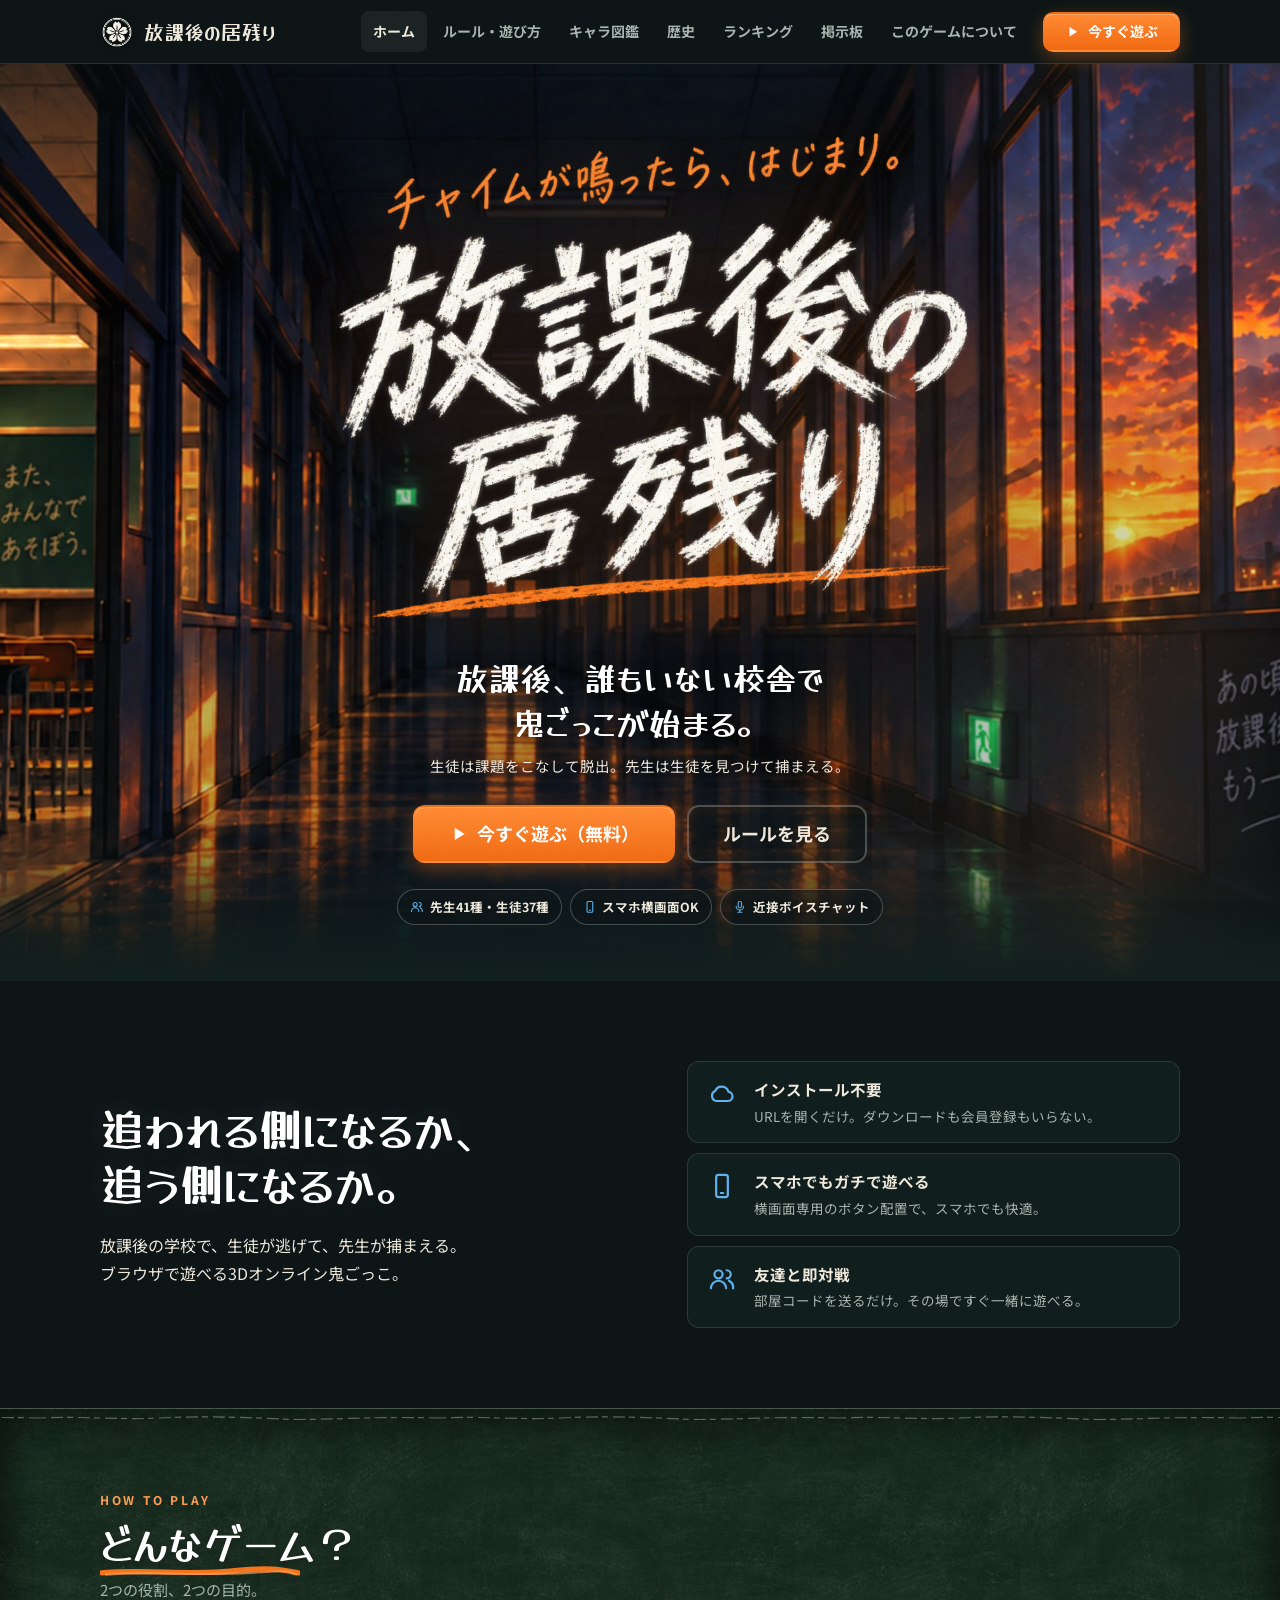
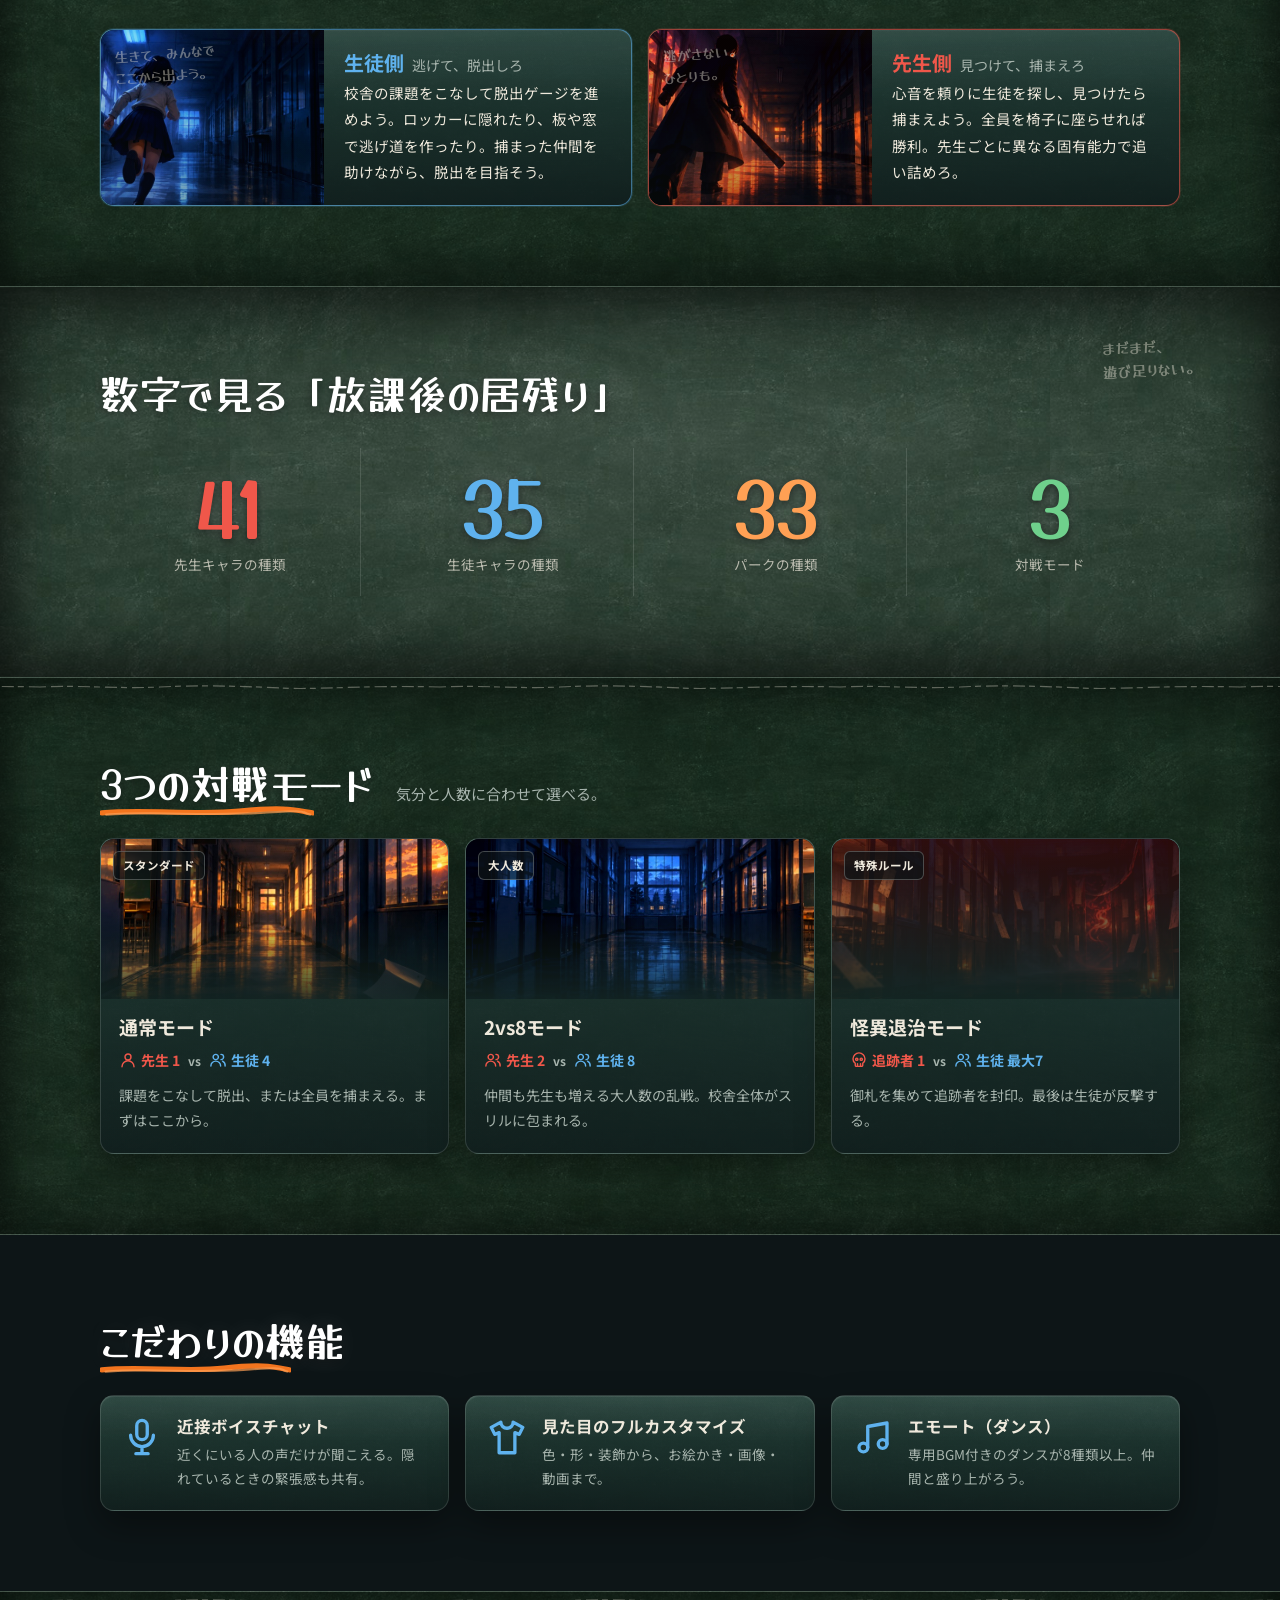
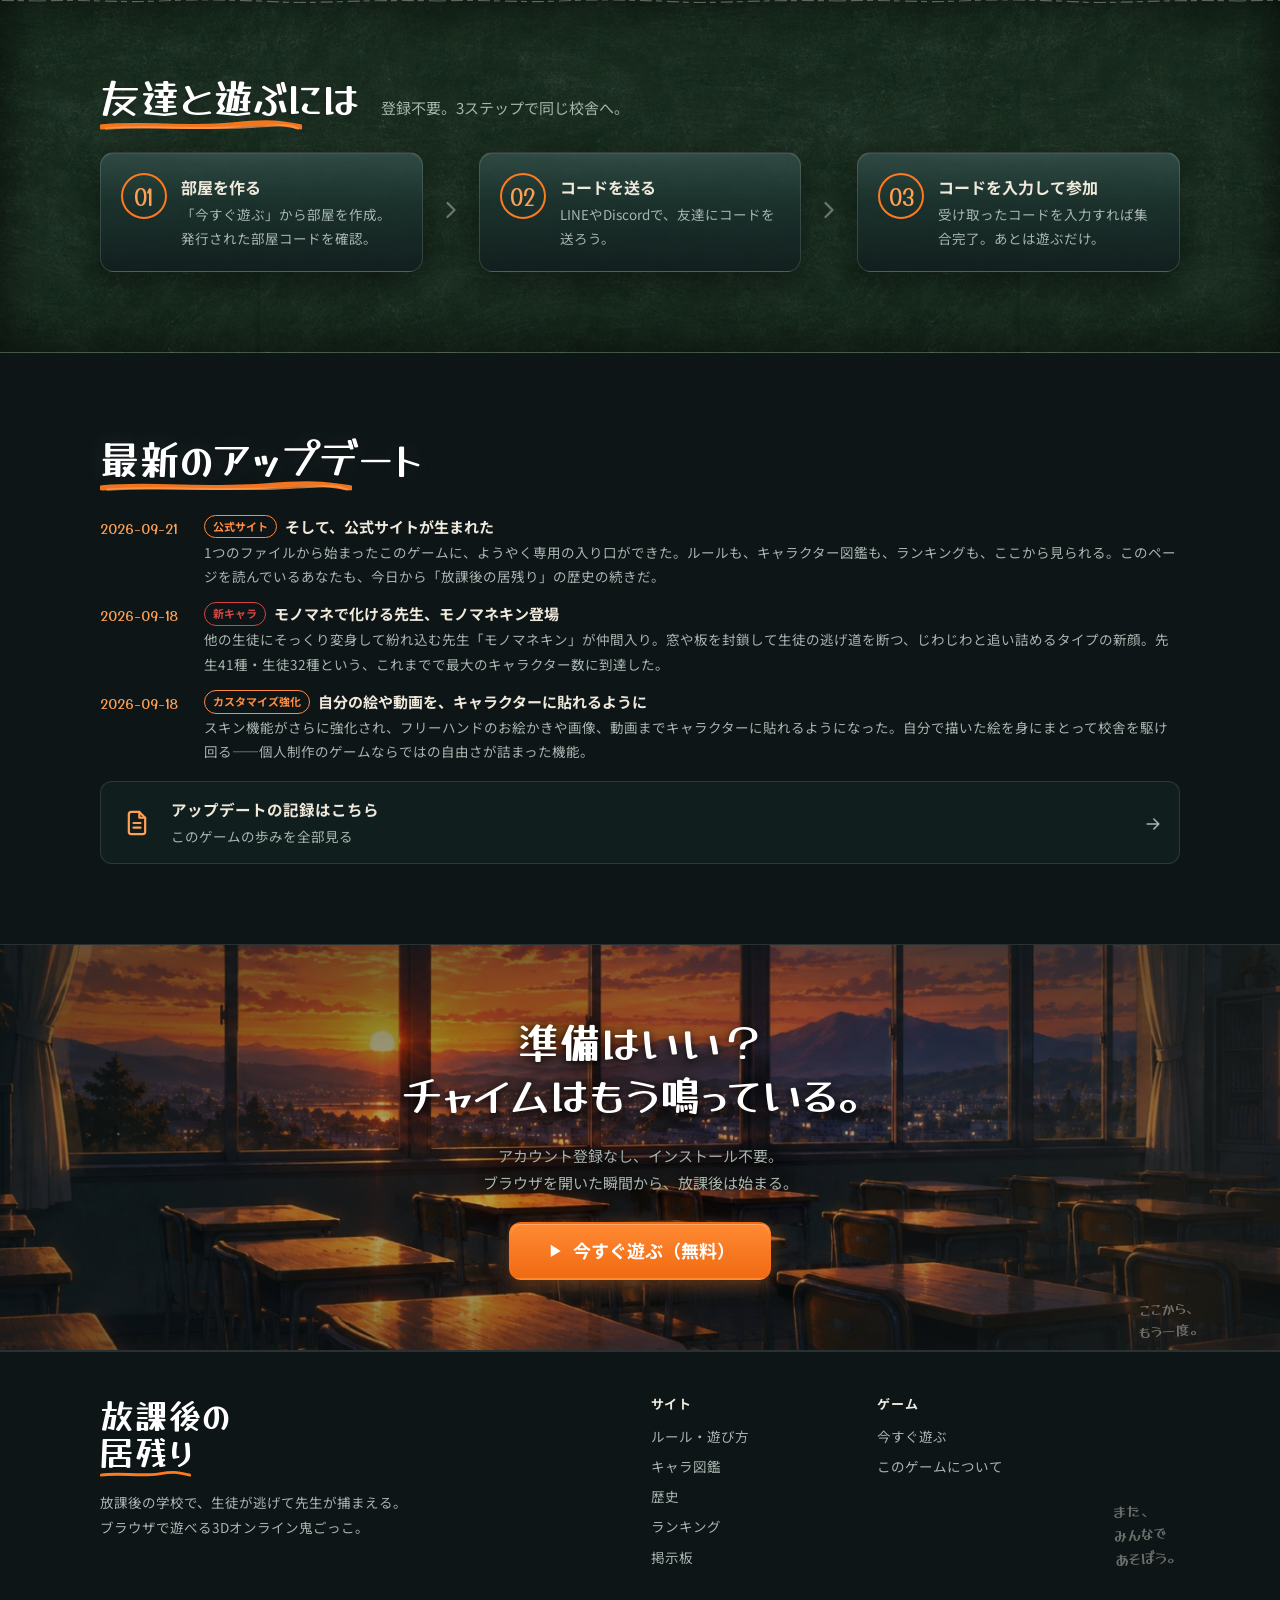
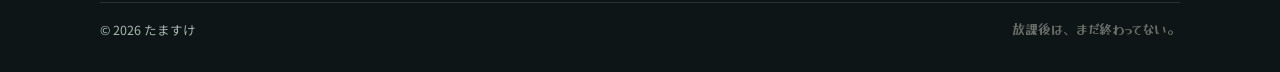
<file: index.html>
<!DOCTYPE html>
<html lang="ja">
<head>
<meta charset="UTF-8">
<meta name="viewport" content="width=device-width, initial-scale=1, viewport-fit=cover">
<title>放課後の居残り | ブラウザで遊べる3Dオンライン鬼ごっこ</title>
<meta name="description" content="放課後の学校で生徒が逃げて先生が捕まえる、ブラウザ3Dオンライン鬼ごっこ。インストール不要・無料・スマホ対応。先生41種・生徒37種から選べる。">
<meta property="og:title" content="放課後の居残り | ブラウザで遊べる3Dオンライン鬼ごっこ">
<meta property="og:description" content="放課後の学校で生徒が逃げて先生が捕まえる、ブラウザ3Dオンライン鬼ごっこ。インストール不要・無料・スマホ対応。先生41種・生徒37種から選べる。">
<meta property="og:image" content="https://houkago-inokori.com/img/ogp.png">
<meta property="og:url" content="https://houkago-inokori.com/">
<meta property="og:type" content="website">
<meta property="og:site_name" content="放課後の居残り">
<meta name="twitter:card" content="summary_large_image">
<meta name="theme-color" content="#0d1517">
<link rel="icon" href="img/favicon.png" type="image/png" sizes="512x512">
<link rel="apple-touch-icon" href="img/apple-touch-icon.png">
<link rel="preconnect" href="https://fonts.googleapis.com">
<link rel="preconnect" href="https://fonts.gstatic.com" crossorigin>
<link rel="stylesheet" href="https://fonts.googleapis.com/css2?family=Noto+Sans+JP:wght@400;700&family=Yusei+Magic&display=swap">
<link rel="stylesheet" href="css/style.css">
<link rel="preload" as="image" href="img/bg/hero.jpg" fetchpriority="high">
<link rel="preload" as="image" href="img/hero-title.webp" fetchpriority="high">
</head>
<body>
<a class="skip-link" href="#main">本文へ</a>
<div class="grain" aria-hidden="true"></div>
<header class="site-header">
  <div class="container">
    <a class="brand" href="index.html"><img class="brand__mark" src="img/logo-mark.png" alt="" width="34" height="34" decoding="async"><span class="brand__name">放課後の居残り</span></a>
    <div class="header__spacer"></div>
    <nav class="nav-desktop" aria-label="メインメニュー"><a href="index.html">ホーム</a><a href="rules.html">ルール・遊び方</a><a href="characters.html">キャラ図鑑</a><a href="history.html">歴史</a><a href="ranking.html">ランキング</a><a href="board.html">掲示板</a><a href="about.html">このゲームについて</a></nav>
    <a class="btn btn--primary header__cta" href="https://tanakatakeshi811-spec.github.io/houkago-inokori/"><svg class="ic " aria-hidden="true"><use href="#i-play"/></svg>今すぐ遊ぶ</a>
    <button class="nav-toggle" aria-label="メニューを開く" aria-expanded="false"><svg class="ic " aria-hidden="true"><use href="#i-menu"/></svg></button>
  </div>
</header>
<div class="drawer">
  <div class="drawer__backdrop"></div>
  <div class="drawer__panel" role="dialog" aria-label="メニュー">
    <div class="drawer__head"><span class="drawer__title">MENU</span><button class="nav-toggle drawer__close" aria-label="メニューを閉じる"><svg class="ic " aria-hidden="true"><use href="#i-x"/></svg></button></div>
    <nav><a href="index.html">ホーム<svg class="ic " aria-hidden="true"><use href="#i-chevron-right"/></svg></a><a href="rules.html">ルール・遊び方<svg class="ic " aria-hidden="true"><use href="#i-chevron-right"/></svg></a><a href="characters.html">キャラ図鑑<svg class="ic " aria-hidden="true"><use href="#i-chevron-right"/></svg></a><a href="history.html">歴史<svg class="ic " aria-hidden="true"><use href="#i-chevron-right"/></svg></a><a href="ranking.html">ランキング<svg class="ic " aria-hidden="true"><use href="#i-chevron-right"/></svg></a><a href="board.html">掲示板<svg class="ic " aria-hidden="true"><use href="#i-chevron-right"/></svg></a><a href="about.html">このゲームについて<svg class="ic " aria-hidden="true"><use href="#i-chevron-right"/></svg></a></nav>
    <a class="btn btn--primary btn--block" href="https://tanakatakeshi811-spec.github.io/houkago-inokori/"><svg class="ic " aria-hidden="true"><use href="#i-play"/></svg>今すぐ遊ぶ（無料）</a>
  </div>
</div>
<main id="main">

<section class="hero">
  <div class="bg-anim bg-anim--corridor" aria-hidden="true"></div>
  <div class="bg-rays" aria-hidden="true"></div>
  <div class="dust" aria-hidden="true"></div>
  <div class="container">
    <h1 class="hero__logo"><img src="img/hero-title.webp" alt="チャイムが鳴ったら、はじまり。放課後の居残り" width="1100" height="825" fetchpriority="high" decoding="async"></h1>
    <p class="hero__lead">放課後、誰もいない校舎で<br>鬼ごっこが始まる。</p>
    <p class="hero__sub">生徒は課題をこなして脱出。先生は生徒を見つけて捕まえる。</p>
    <div class="hero__cta">
      <a class="btn btn--primary btn--lg btn--glow" href="https://tanakatakeshi811-spec.github.io/houkago-inokori/"><svg class="ic " aria-hidden="true"><use href="#i-play"/></svg>今すぐ遊ぶ（無料）</a>
      <a class="btn btn--outline btn--lg" href="rules.html">ルールを見る</a>
    </div>
    <div class="hero__badges">
      <span class="badge"><svg class="ic " aria-hidden="true"><use href="#i-users"/></svg>先生41種・生徒37種</span>
      <span class="badge"><svg class="ic " aria-hidden="true"><use href="#i-phone"/></svg>スマホ横画面OK</span>
      <span class="badge"><svg class="ic " aria-hidden="true"><use href="#i-mic"/></svg>近接ボイスチャット</span>
    </div>
  </div>
</section>

<section class="section">
  <div class="container intro">
    <div class="reveal">
      <h2 class="h-chalk h-chalk--plain">追われる側になるか、<br>追う側になるか。</h2>
      <p class="lead">放課後の学校で、生徒が逃げて、先生が捕まえる。<br>ブラウザで遊べる3Dオンライン鬼ごっこ。</p>
    </div>
    <div class="feature-list" data-stagger>
      <div class="feature reveal"><div class="feature__icon"><svg class="ic " aria-hidden="true"><use href="#i-cloud"/></svg></div><div><div class="feature__title">インストール不要</div><div class="feature__text">URLを開くだけ。ダウンロードも会員登録もいらない。</div></div></div>
      <div class="feature reveal reveal--d1"><div class="feature__icon"><svg class="ic " aria-hidden="true"><use href="#i-phone"/></svg></div><div><div class="feature__title">スマホでもガチで遊べる</div><div class="feature__text">横画面専用のボタン配置で、スマホでも快適。</div></div></div>
      <div class="feature reveal reveal--d2"><div class="feature__icon"><svg class="ic " aria-hidden="true"><use href="#i-users"/></svg></div><div><div class="feature__title">友達と即対戦</div><div class="feature__text">部屋コードを送るだけ。その場ですぐ一緒に遊べる。</div></div></div>
    </div>
  </div>
</section>

<section class="section section--board">
  <div class="container">
    <div class="section-head reveal">
      <div class="eyebrow">HOW TO PLAY</div>
      <h2 class="h-chalk">どんなゲーム？</h2>
      <p class="lead">2つの役割、2つの目的。</p>
    </div>
    <div class="grid grid--2" data-stagger>
      <div class="card role-card role-card--blue card--blue reveal">
        <div class="role-card__art"><span class="hand role-card__hand">生きて、みんなで<br>ここから出よう。</span></div>
        <div class="role-card__body">
          <h3 class="role-card__title t-blue">生徒側<small>逃げて、脱出しろ</small></h3>
          <p>校舎の課題をこなして脱出ゲージを進めよう。ロッカーに隠れたり、板や窓で逃げ道を作ったり。捕まった仲間を助けながら、脱出を目指そう。</p>
        </div>
      </div>
      <div class="card role-card role-card--red card--red reveal reveal--d1">
        <div class="role-card__art"><span class="hand role-card__hand">逃がさない。<br>ひとりも。</span></div>
        <div class="role-card__body">
          <h3 class="role-card__title t-red">先生側<small>見つけて、捕まえろ</small></h3>
          <p>心音を頼りに生徒を探し、見つけたら捕まえよう。全員を椅子に座らせれば勝利。先生ごとに異なる固有能力で追い詰めろ。</p>
        </div>
      </div>
    </div>
  </div>
</section>

<section class="section stats-band">
  <div class="container stats-wrap">
    <h2 class="h-chalk h-chalk--plain reveal" style="margin-bottom:22px">数字で見る「放課後の居残り」</h2>
    <span class="hand" aria-hidden="true">まだまだ、<br>遊び足りない。</span>
    <div class="stats reveal">
      <div class="stat stat--red"><div class="stat__num" data-count="41">41</div><div class="stat__label">先生キャラの種類</div></div>
      <div class="stat stat--blue"><div class="stat__num" data-count="35">35</div><div class="stat__label">生徒キャラの種類</div></div>
      <div class="stat stat--orange"><div class="stat__num" data-count="33">33</div><div class="stat__label">パークの種類</div></div>
      <div class="stat stat--green"><div class="stat__num" data-count="3">3</div><div class="stat__label">対戦モード</div></div>
    </div>
  </div>
</section>

<section class="section section--board">
  <div class="container">
    <div class="head-row reveal">
      <h2 class="h-chalk">3つの対戦モード</h2>
      <p class="lead">気分と人数に合わせて選べる。</p>
    </div>
    <div class="grid grid--3" data-stagger>
      <div class="card mode-card mode-card--1 card--hover reveal">
        <div class="mode-card__art"><span class="mode-card__badge">スタンダード</span></div>
        <div class="mode-card__body">
          <h3 class="mode-card__title">通常モード</h3>
          <div class="vs"><span class="vs__side vs__side--red"><svg class="ic " aria-hidden="true"><use href="#i-user"/></svg>先生 1</span><span class="vs__x">vs</span><span class="vs__side vs__side--blue"><svg class="ic " aria-hidden="true"><use href="#i-users"/></svg>生徒 4</span></div>
          <p class="mode-card__text">課題をこなして脱出、または全員を捕まえる。まずはここから。</p>
        </div>
      </div>
      <div class="card mode-card mode-card--2 card--hover reveal reveal--d1">
        <div class="mode-card__art"><span class="mode-card__badge">大人数</span></div>
        <div class="mode-card__body">
          <h3 class="mode-card__title">2vs8モード</h3>
          <div class="vs"><span class="vs__side vs__side--red"><svg class="ic " aria-hidden="true"><use href="#i-users"/></svg>先生 2</span><span class="vs__x">vs</span><span class="vs__side vs__side--blue"><svg class="ic " aria-hidden="true"><use href="#i-users"/></svg>生徒 8</span></div>
          <p class="mode-card__text">仲間も先生も増える大人数の乱戦。校舎全体がスリルに包まれる。</p>
        </div>
      </div>
      <div class="card mode-card mode-card--3 card--hover reveal reveal--d2">
        <div class="mode-card__art"><span class="mode-card__badge">特殊ルール</span></div>
        <div class="mode-card__body">
          <h3 class="mode-card__title">怪異退治モード</h3>
          <div class="vs"><span class="vs__side vs__side--red"><svg class="ic " aria-hidden="true"><use href="#i-skull"/></svg>追跡者 1</span><span class="vs__x">vs</span><span class="vs__side vs__side--blue"><svg class="ic " aria-hidden="true"><use href="#i-users"/></svg>生徒 最大7</span></div>
          <p class="mode-card__text">御札を集めて追跡者を封印。最後は生徒が反撃する。</p>
        </div>
      </div>
    </div>
  </div>
</section>

<section class="section">
  <div class="container">
    <h2 class="h-chalk reveal" style="margin-bottom:22px">こだわりの機能</h2>
    <div class="grid grid--3" data-stagger>
      <div class="card func-card reveal"><svg class="ic " aria-hidden="true"><use href="#i-mic"/></svg><div><h3 class="func-card__title">近接ボイスチャット</h3><p class="func-card__text">近くにいる人の声だけが聞こえる。隠れているときの緊張感も共有。</p></div></div>
      <div class="card func-card reveal reveal--d1"><svg class="ic " aria-hidden="true"><use href="#i-shirt"/></svg><div><h3 class="func-card__title">見た目のフルカスタマイズ</h3><p class="func-card__text">色・形・装飾から、お絵かき・画像・動画まで。</p></div></div>
      <div class="card func-card reveal reveal--d2"><svg class="ic " aria-hidden="true"><use href="#i-music"/></svg><div><h3 class="func-card__title">エモート（ダンス）</h3><p class="func-card__text">専用BGM付きのダンスが8種類以上。仲間と盛り上がろう。</p></div></div>
    </div>
  </div>
</section>

<section class="section section--board">
  <div class="container">
    <div class="head-row reveal">
      <h2 class="h-chalk">友達と遊ぶには</h2>
      <p class="lead">登録不要。3ステップで同じ校舎へ。</p>
    </div>
    <div class="steps" data-stagger>
      <div class="card step reveal"><div class="step__num">01</div><div><div class="step__title">部屋を作る</div><div class="step__text">「今すぐ遊ぶ」から部屋を作成。発行された部屋コードを確認。</div></div></div>
      <div class="step__arrow" aria-hidden="true"><svg class="ic " aria-hidden="true"><use href="#i-chevron-right"/></svg></div>
      <div class="card step reveal reveal--d1"><div class="step__num">02</div><div><div class="step__title">コードを送る</div><div class="step__text">LINEやDiscordで、友達にコードを送ろう。</div></div></div>
      <div class="step__arrow" aria-hidden="true"><svg class="ic " aria-hidden="true"><use href="#i-chevron-right"/></svg></div>
      <div class="card step reveal reveal--d2"><div class="step__num">03</div><div><div class="step__title">コードを入力して参加</div><div class="step__text">受け取ったコードを入力すれば集合完了。あとは遊ぶだけ。</div></div></div>
    </div>
  </div>
</section>

<section class="section">
  <div class="container">
    <h2 class="h-chalk reveal" style="margin-bottom:22px">最新のアップデート</h2>
    <div id="latest-updates" class="updates reveal"></div>
    <a class="row updates-link reveal" href="history.html">
      <div class="row__icon"><svg class="ic " aria-hidden="true"><use href="#i-file"/></svg></div>
      <div class="row__body"><div class="row__title">アップデートの記録はこちら</div><div class="row__sub">このゲームの歩みを全部見る</div></div>
      <div class="row__end"><svg class="ic " aria-hidden="true"><use href="#i-arrow-right"/></svg></div>
    </a>
  </div>
</section>

<section class="cta-band">
  <div class="bg-anim bg-anim--window" aria-hidden="true"></div>
  <div class="bg-rays" aria-hidden="true"></div>
  <div class="container reveal">
    <h2 class="h-chalk h-chalk--plain">準備はいい？<br>チャイムはもう鳴っている。</h2>
    <p class="lead lead--center">アカウント登録なし、インストール不要。<br>ブラウザを開いた瞬間から、放課後は始まる。</p>
    <a class="btn btn--primary btn--lg" href="https://tanakatakeshi811-spec.github.io/houkago-inokori/"><svg class="ic " aria-hidden="true"><use href="#i-play"/></svg>今すぐ遊ぶ（無料）</a>
  </div>
  <span class="hand" aria-hidden="true">ここから、<br>もう一度。</span>
</section>

</main>
<footer class="site-footer">
  <div class="container">
    <div class="footer-grid">
      <div>
        <div class="footer__logo">放課後の<br>居残り</div>
        <p class="footer__desc">放課後の学校で、生徒が逃げて先生が捕まえる。ブラウザで遊べる3Dオンライン鬼ごっこ。</p>
      </div>
      <div class="footer__cols">
        <div class="footer__col"><h4>サイト</h4><a href="rules.html">ルール・遊び方</a><a href="characters.html">キャラ図鑑</a><a href="history.html">歴史</a><a href="ranking.html">ランキング</a><a href="board.html">掲示板</a></div>
        <div class="footer__col"><h4>ゲーム</h4><a href="https://tanakatakeshi811-spec.github.io/houkago-inokori/">今すぐ遊ぶ</a><a href="about.html">このゲームについて</a></div>
      </div>
      <div class="footer__hand"><span class="hand">また、<br>みんなで<br>あそぼう。</span></div>
    </div>
    <div class="footer__bottom"><span>&copy; <span data-year>2026</span> たますけ</span><span class="hand">放課後は、まだ終わってない。</span></div>
  </div>
</footer>
<script src="js/common.js"></script>
<script src="js/history-data.js"></script>
</body>
</html>
</file>
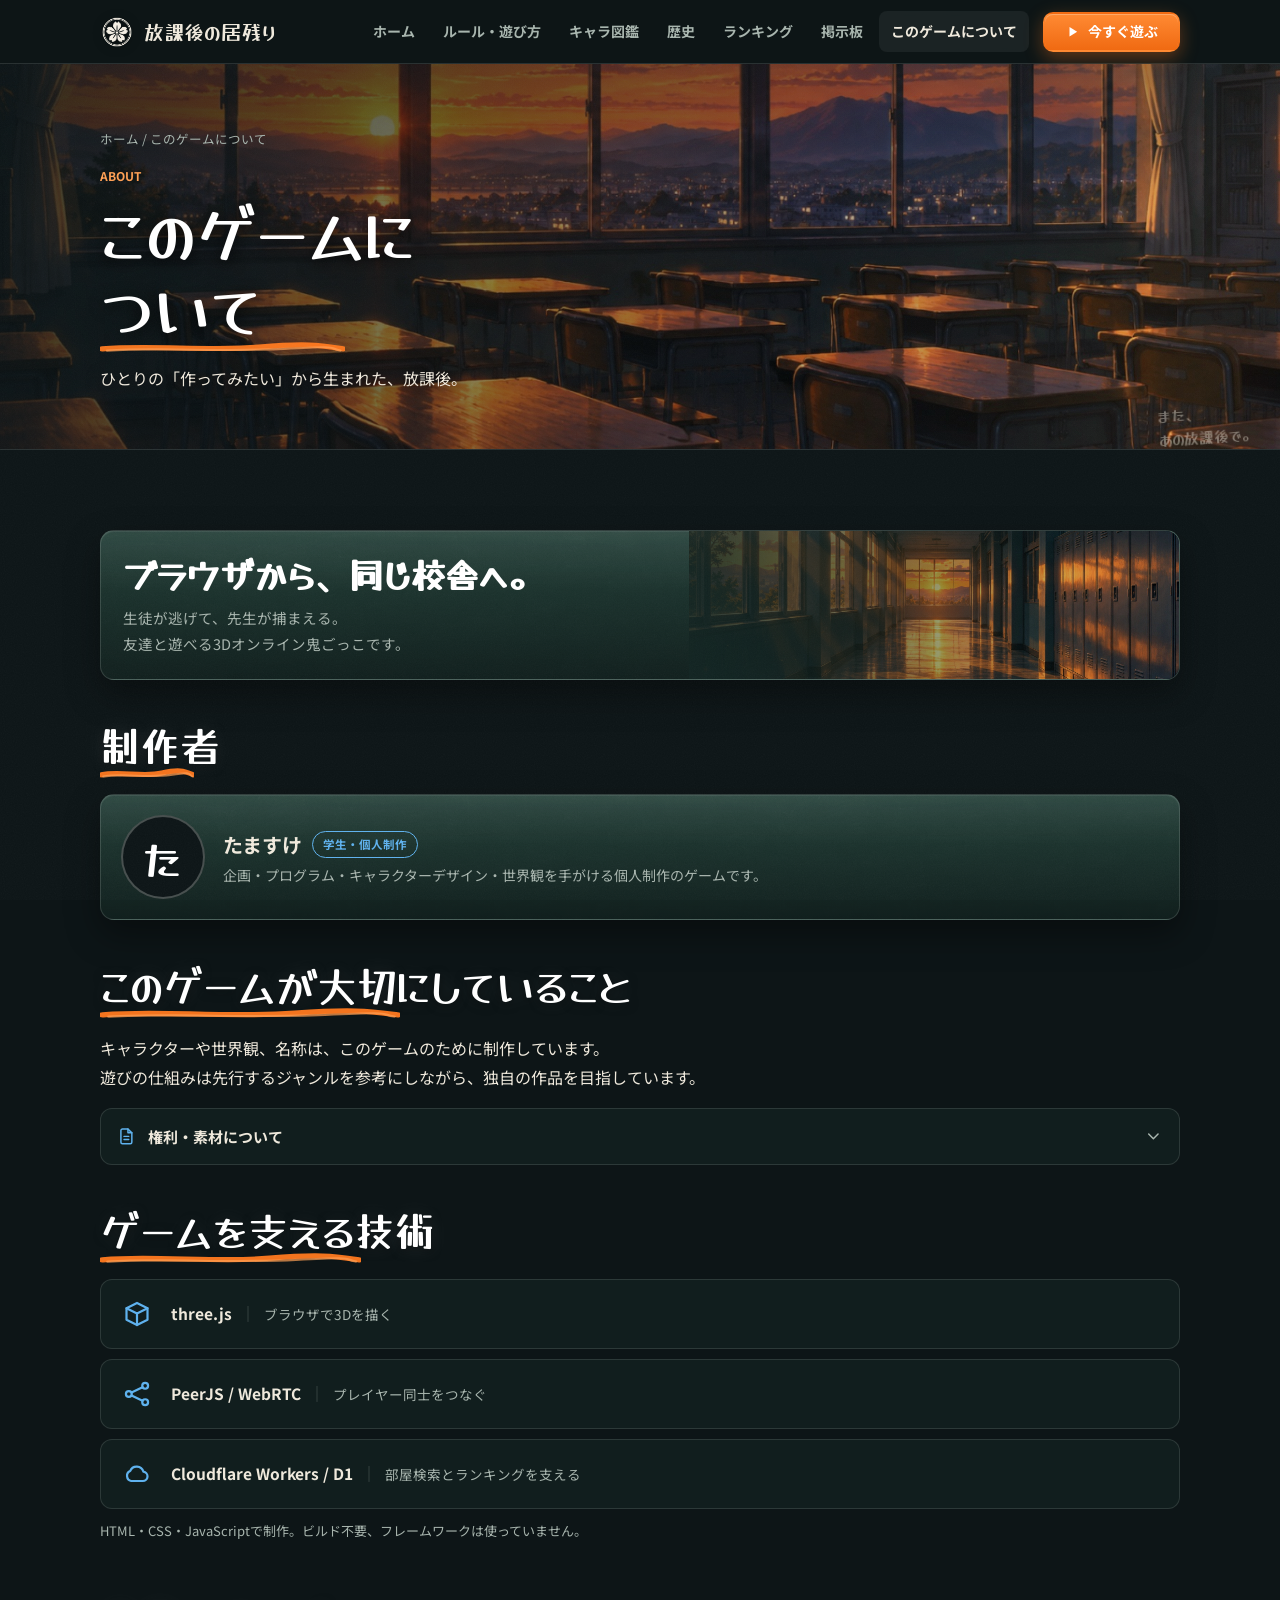
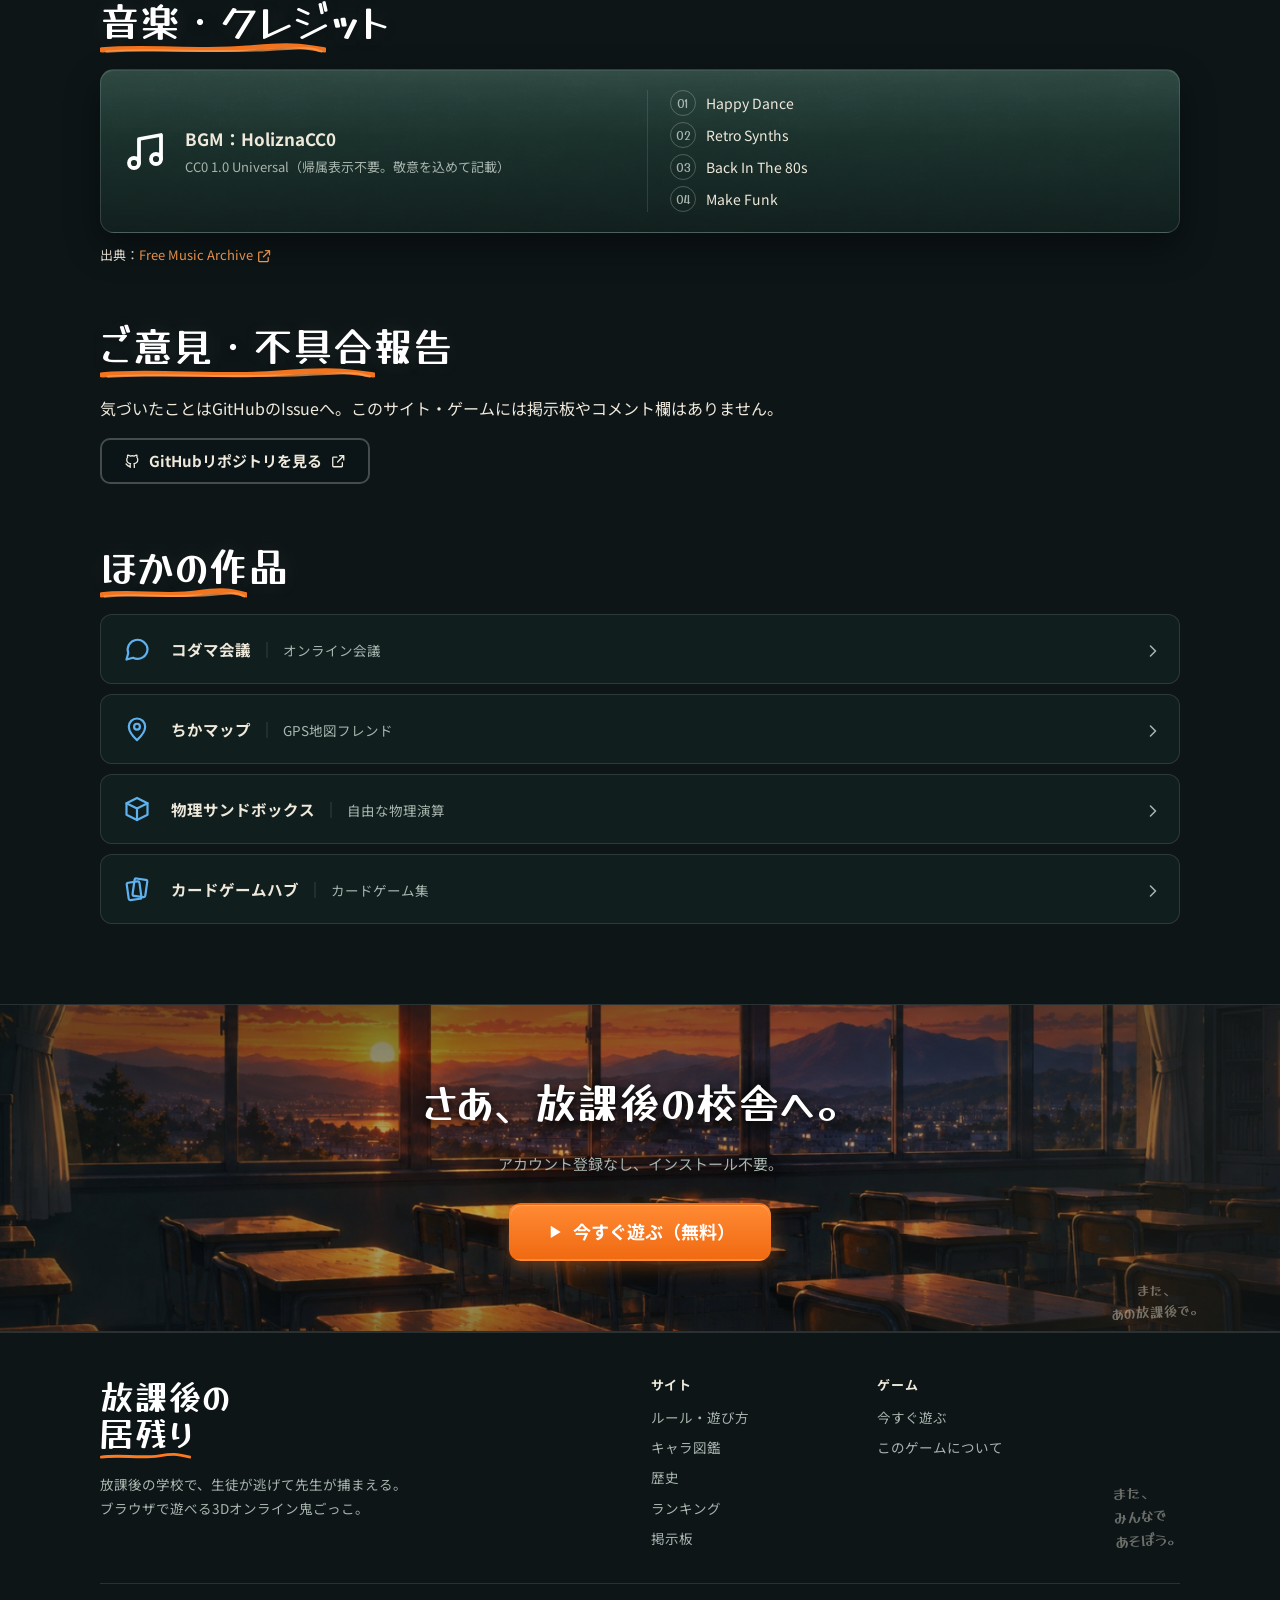
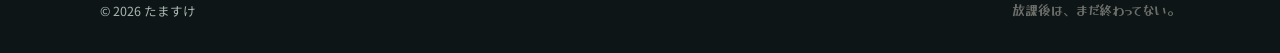
<file: about.html>
<!DOCTYPE html>
<html lang="ja">
<head>
<meta charset="UTF-8">
<meta name="viewport" content="width=device-width, initial-scale=1, viewport-fit=cover">
<title>このゲームについて | 放課後の居残り</title>
<meta name="description" content="制作者・権利表記・使っている技術・音楽クレジット・ご意見の送り先。">
<meta property="og:title" content="このゲームについて | 放課後の居残り">
<meta property="og:description" content="制作者・権利表記・使っている技術・音楽クレジット・ご意見の送り先。">
<meta property="og:image" content="https://houkago-inokori.com/img/ogp.png">
<meta property="og:url" content="https://houkago-inokori.com/about.html">
<meta property="og:type" content="website">
<meta property="og:site_name" content="放課後の居残り">
<meta name="twitter:card" content="summary_large_image">
<meta name="theme-color" content="#0d1517">
<link rel="icon" href="img/favicon.png" type="image/png" sizes="512x512">
<link rel="apple-touch-icon" href="img/apple-touch-icon.png">
<link rel="preconnect" href="https://fonts.googleapis.com">
<link rel="preconnect" href="https://fonts.gstatic.com" crossorigin>
<link rel="stylesheet" href="https://fonts.googleapis.com/css2?family=Noto+Sans+JP:wght@400;700&family=Yusei+Magic&display=swap">
<link rel="stylesheet" href="css/style.css">
<link rel="preload" as="image" href="img/bg/window.jpg" fetchpriority="high">
</head>
<body>
<a class="skip-link" href="#main">本文へ</a>
<div class="grain" aria-hidden="true"></div>
<header class="site-header">
  <div class="container">
    <a class="brand" href="index.html"><img class="brand__mark" src="img/logo-mark.png" alt="" width="34" height="34" decoding="async"><span class="brand__name">放課後の居残り</span></a>
    <div class="header__spacer"></div>
    <nav class="nav-desktop" aria-label="メインメニュー"><a href="index.html">ホーム</a><a href="rules.html">ルール・遊び方</a><a href="characters.html">キャラ図鑑</a><a href="history.html">歴史</a><a href="ranking.html">ランキング</a><a href="board.html">掲示板</a><a href="about.html">このゲームについて</a></nav>
    <a class="btn btn--primary header__cta" href="https://tanakatakeshi811-spec.github.io/houkago-inokori/"><svg class="ic " aria-hidden="true"><use href="#i-play"/></svg>今すぐ遊ぶ</a>
    <button class="nav-toggle" aria-label="メニューを開く" aria-expanded="false"><svg class="ic " aria-hidden="true"><use href="#i-menu"/></svg></button>
  </div>
</header>
<div class="drawer">
  <div class="drawer__backdrop"></div>
  <div class="drawer__panel" role="dialog" aria-label="メニュー">
    <div class="drawer__head"><span class="drawer__title">MENU</span><button class="nav-toggle drawer__close" aria-label="メニューを閉じる"><svg class="ic " aria-hidden="true"><use href="#i-x"/></svg></button></div>
    <nav><a href="index.html">ホーム<svg class="ic " aria-hidden="true"><use href="#i-chevron-right"/></svg></a><a href="rules.html">ルール・遊び方<svg class="ic " aria-hidden="true"><use href="#i-chevron-right"/></svg></a><a href="characters.html">キャラ図鑑<svg class="ic " aria-hidden="true"><use href="#i-chevron-right"/></svg></a><a href="history.html">歴史<svg class="ic " aria-hidden="true"><use href="#i-chevron-right"/></svg></a><a href="ranking.html">ランキング<svg class="ic " aria-hidden="true"><use href="#i-chevron-right"/></svg></a><a href="board.html">掲示板<svg class="ic " aria-hidden="true"><use href="#i-chevron-right"/></svg></a><a href="about.html">このゲームについて<svg class="ic " aria-hidden="true"><use href="#i-chevron-right"/></svg></a></nav>
    <a class="btn btn--primary btn--block" href="https://tanakatakeshi811-spec.github.io/houkago-inokori/"><svg class="ic " aria-hidden="true"><use href="#i-play"/></svg>今すぐ遊ぶ（無料）</a>
  </div>
</div>
<main id="main">
<section class="page-hero">
  <div class="bg-anim bg-anim--window" aria-hidden="true"></div>
  <div class="bg-rays" aria-hidden="true"></div>
  <div class="container">
    <div class="breadcrumb"><a href="index.html">ホーム</a> / このゲームについて</div>
    <div class="eyebrow">ABOUT</div>
    <h1 class="h-chalk">このゲームに<br>ついて</h1>
    <p class="lead">ひとりの「作ってみたい」から生まれた、放課後。</p>
  </div>
  <span class="hand" aria-hidden="true">また、<br>あの放課後で。</span>
</section>

<section class="section">
  <div class="container">
    <div class="card about-lead reveal">
      <div class="about-lead__body">
        <h2 class="about-lead__title">ブラウザから、同じ校舎へ。</h2>
        <p class="card__text">生徒が逃げて、先生が捕まえる。<br>友達と遊べる3Dオンライン鬼ごっこです。</p>
      </div>
      <div class="about-lead__art"></div>
    </div>

    <h2 class="h-chalk reveal" style="margin:40px 0 16px">制作者</h2>
    <div class="card creator reveal">
      <div class="creator__avatar" aria-hidden="true">た</div>
      <div>
        <div class="creator__name">たますけ<span class="creator__badge">学生・個人制作</span></div>
        <p class="creator__text">企画・プログラム・キャラクターデザイン・世界観を手がける個人制作のゲームです。</p>
      </div>
    </div>

    <h2 class="h-chalk reveal" style="margin:40px 0 16px">このゲームが大切にしていること</h2>
    <p class="reveal">キャラクターや世界観、名称は、このゲームのために制作しています。<br>遊びの仕組みは先行するジャンルを参考にしながら、独自の作品を目指しています。</p>
    <div class="faq reveal" style="margin-top:14px">
      <details>
        <summary><svg class="ic " aria-hidden="true"><use href="#i-file"/></svg>権利・素材について<svg class="ic faq__chev" aria-hidden="true"><use href="#i-chevron-down"/></svg></summary>
        <div class="faq__body">
          <div class="legal">
            <p><b>「放課後の居残り」は、たますけが個人で制作したオリジナルのゲームです。</b>既存の作品の名前・キャラクター・画像・音楽などは一切使用していません。</p>
            <p>非対称対戦（複数人 vs 1人）というジャンルのルールの考え方については、先行する既存の作品を参考にしていますが、キャラクター・世界観・名称・すべての素材は完全に新規に制作したものです。他の作品との比較や、特定の作品を意識させる表現は意図的に避けています。</p>
            <p>ランキングに表示される名前は各プレイヤーが自由に設定できるため、不適切な表示があった場合は運営側で対応を検討します。</p>
          </div>
        </div>
      </details>
    </div>

    <h2 class="h-chalk reveal" style="margin:40px 0 16px">ゲームを支える技術</h2>
    <div class="row-list" data-stagger>
      <div class="row"><div class="row__icon"><svg class="ic " aria-hidden="true"><use href="#i-cube"/></svg></div><div class="row__body"><span class="row__title">three.js</span><span class="row__sep">｜</span><span class="row__sub">ブラウザで3Dを描く</span></div></div>
      <div class="row"><div class="row__icon"><svg class="ic " aria-hidden="true"><use href="#i-network"/></svg></div><div class="row__body"><span class="row__title">PeerJS / WebRTC</span><span class="row__sep">｜</span><span class="row__sub">プレイヤー同士をつなぐ</span></div></div>
      <div class="row"><div class="row__icon"><svg class="ic " aria-hidden="true"><use href="#i-cloud"/></svg></div><div class="row__body"><span class="row__title">Cloudflare Workers / D1</span><span class="row__sep">｜</span><span class="row__sub">部屋検索とランキングを支える</span></div></div>
    </div>
    <p class="t-dim t-small" style="margin-top:10px">HTML・CSS・JavaScriptで制作。ビルド不要、フレームワークは使っていません。</p>

    <h2 class="h-chalk reveal" style="margin:40px 0 16px">音楽・クレジット</h2>
    <div class="card credit reveal">
      <div class="credit__main"><svg class="ic " aria-hidden="true"><use href="#i-music"/></svg><div><div class="credit__title">BGM：HoliznaCC0</div><div class="credit__sub">CC0 1.0 Universal（帰属表示不要。敬意を込めて記載）</div></div></div>
      <ul class="credit__list">
        <li><span class="credit__no">01</span>Happy Dance</li>
        <li><span class="credit__no">02</span>Retro Synths</li>
        <li><span class="credit__no">03</span>Back In The 80s</li>
        <li><span class="credit__no">04</span>Make Funk</li>
      </ul>
    </div>
    <p class="t-small" style="margin-top:10px">出典：<a href="https://freemusicarchive.org/" target="_blank" rel="noopener">Free Music Archive <svg class="ic " aria-hidden="true"><use href="#i-external"/></svg></a></p>

    <h2 class="h-chalk reveal" style="margin:40px 0 16px">ご意見・不具合報告</h2>
    <p class="reveal">気づいたことはGitHubのIssueへ。このサイト・ゲームには掲示板やコメント欄はありません。</p>
    <p class="reveal"><a class="btn btn--outline" href="https://github.com/tanakatakeshi811-spec/houkago-inokori" target="_blank" rel="noopener"><svg class="ic " aria-hidden="true"><use href="#i-github"/></svg>GitHubリポジトリを見る <svg class="ic " aria-hidden="true"><use href="#i-external"/></svg></a></p>

    <h2 class="h-chalk reveal" style="margin:40px 0 16px">ほかの作品</h2>
    <div class="row-list" data-stagger>
      <!-- 公開URLが決まったら <div class="row"> を <a class="row" href="..."> に変える -->
      <div class="row"><div class="row__icon"><svg class="ic " aria-hidden="true"><use href="#i-chat"/></svg></div><div class="row__body"><span class="row__title">コダマ会議</span><span class="row__sep">｜</span><span class="row__sub">オンライン会議</span></div><div class="row__end"><svg class="ic " aria-hidden="true"><use href="#i-chevron-right"/></svg></div></div>
      <div class="row"><div class="row__icon"><svg class="ic " aria-hidden="true"><use href="#i-pin"/></svg></div><div class="row__body"><span class="row__title">ちかマップ</span><span class="row__sep">｜</span><span class="row__sub">GPS地図フレンド</span></div><div class="row__end"><svg class="ic " aria-hidden="true"><use href="#i-chevron-right"/></svg></div></div>
      <div class="row"><div class="row__icon"><svg class="ic " aria-hidden="true"><use href="#i-cube"/></svg></div><div class="row__body"><span class="row__title">物理サンドボックス</span><span class="row__sep">｜</span><span class="row__sub">自由な物理演算</span></div><div class="row__end"><svg class="ic " aria-hidden="true"><use href="#i-chevron-right"/></svg></div></div>
      <div class="row"><div class="row__icon"><svg class="ic " aria-hidden="true"><use href="#i-cards"/></svg></div><div class="row__body"><span class="row__title">カードゲームハブ</span><span class="row__sep">｜</span><span class="row__sub">カードゲーム集</span></div><div class="row__end"><svg class="ic " aria-hidden="true"><use href="#i-chevron-right"/></svg></div></div>
    </div>
  </div>
</section>

<section class="cta-band">
  <div class="bg-anim bg-anim--window" aria-hidden="true"></div>
  <div class="bg-rays" aria-hidden="true"></div>
  <div class="container reveal">
    <h2 class="h-chalk h-chalk--plain">さあ、放課後の校舎へ。</h2>
    <p class="lead lead--center">アカウント登録なし、インストール不要。</p>
    <a class="btn btn--primary btn--lg" href="https://tanakatakeshi811-spec.github.io/houkago-inokori/"><svg class="ic " aria-hidden="true"><use href="#i-play"/></svg>今すぐ遊ぶ（無料）</a>
  </div>
  <span class="hand" aria-hidden="true">また、<br>あの放課後で。</span>
</section>

</main>
<footer class="site-footer">
  <div class="container">
    <div class="footer-grid">
      <div>
        <div class="footer__logo">放課後の<br>居残り</div>
        <p class="footer__desc">放課後の学校で、生徒が逃げて先生が捕まえる。ブラウザで遊べる3Dオンライン鬼ごっこ。</p>
      </div>
      <div class="footer__cols">
        <div class="footer__col"><h4>サイト</h4><a href="rules.html">ルール・遊び方</a><a href="characters.html">キャラ図鑑</a><a href="history.html">歴史</a><a href="ranking.html">ランキング</a><a href="board.html">掲示板</a></div>
        <div class="footer__col"><h4>ゲーム</h4><a href="https://tanakatakeshi811-spec.github.io/houkago-inokori/">今すぐ遊ぶ</a><a href="about.html">このゲームについて</a></div>
      </div>
      <div class="footer__hand"><span class="hand">また、<br>みんなで<br>あそぼう。</span></div>
    </div>
    <div class="footer__bottom"><span>&copy; <span data-year>2026</span> たますけ</span><span class="hand">放課後は、まだ終わってない。</span></div>
  </div>
</footer>
<script src="js/common.js"></script>
</body>
</html>
</file>
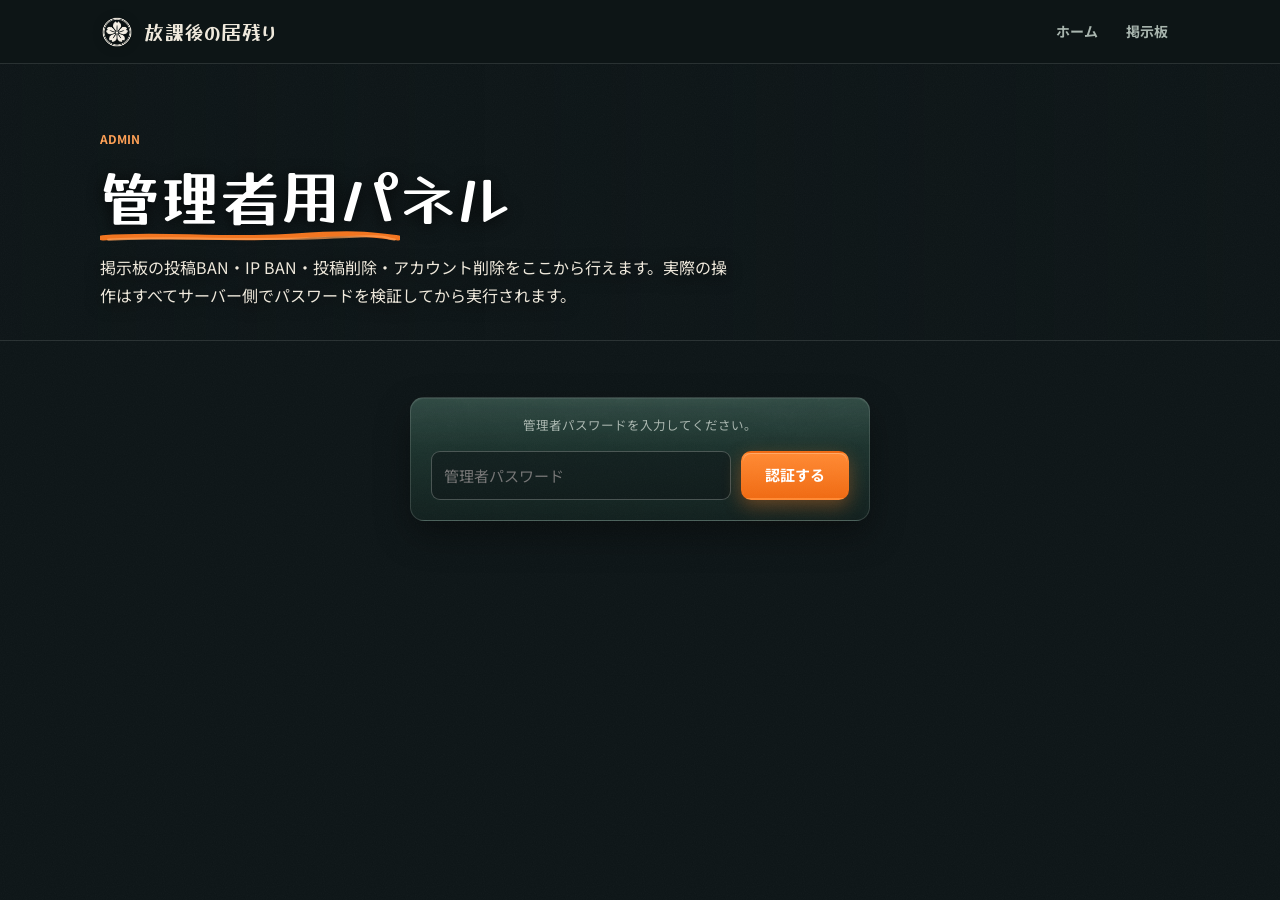
<file: admin.html>
<!DOCTYPE html>
<html lang="ja">
<head>
<meta charset="UTF-8">
<meta name="viewport" content="width=device-width, initial-scale=1, viewport-fit=cover">
<title>管理者用パネル | 放課後の居残り</title>
<meta name="robots" content="noindex, nofollow">
<link rel="icon" href="img/favicon.png" type="image/png" sizes="512x512">
<link rel="apple-touch-icon" href="img/apple-touch-icon.png">
<link rel="preconnect" href="https://fonts.googleapis.com">
<link rel="preconnect" href="https://fonts.gstatic.com" crossorigin>
<link rel="stylesheet" href="https://fonts.googleapis.com/css2?family=Noto+Sans+JP:wght@400;700&family=Yusei+Magic&display=swap">
<link rel="stylesheet" href="css/style.css">
</head>
<body>
<a class="skip-link" href="#main">本文へ</a>
<div class="grain" aria-hidden="true"></div>
<header class="site-header">
  <div class="container">
    <a class="brand" href="index.html"><img class="brand__mark" src="img/logo-mark.png" alt="" width="34" height="34" decoding="async"><span class="brand__name">放課後の居残り</span></a>
    <div class="header__spacer"></div>
    <nav class="nav-desktop" aria-label="メインメニュー"><a href="index.html">ホーム</a><a href="board.html">掲示板</a></nav>
  </div>
</header>
<main id="main">
<section class="page-hero page-hero--tight">
  <div class="container">
    <div class="eyebrow">ADMIN</div>
    <h1 class="h-chalk">管理者用パネル</h1>
    <p class="lead">掲示板の投稿BAN・IP BAN・投稿削除・アカウント削除をここから行えます。実際の操作はすべてサーバー側でパスワードを検証してから実行されます。</p>
  </div>
</section>

<section class="section section--tight">
  <div class="container container--narrow">

    <div class="card admin-gate" id="adminGate">
      <p class="admin-section__hint" style="margin-bottom:10px;">管理者パスワードを入力してください。</p>
      <div class="admin-gate__row">
        <input type="password" id="adminPassInput" placeholder="管理者パスワード" autocomplete="off">
        <button type="button" class="btn btn--primary" id="adminLoginBtn">認証する</button>
      </div>
      <p class="admin-gate__msg" id="adminGateMsg" hidden></p>
    </div>

    <div class="admin-panel" id="adminPanel" hidden>

      <div class="board-status" id="adminWhoami">
        <svg class="ic" aria-hidden="true"><use href="#i-check"/></svg>
        <span class="board-status__text">管理者として認証済み</span>
        <button type="button" class="bd-unlink-btn" id="adminLogoutBtn">ログアウト</button>
      </div>

      <div class="admin-section">
        <div class="admin-section__title"><svg class="ic" aria-hidden="true"><use href="#i-chat"/></svg>直近1時間の投稿</div>
        <p class="admin-section__hint">各投稿に接続元IPを表示しています。「このIPをBAN」でIPを手入力せずワンクリックでBANできます（投稿より前のデータでIPが無い場合はボタンが無効になります）。投稿の「削除」、投稿者を「この人をBAN」（player_id指定）も可能です。</p>
        <div class="bd-list" id="adminPostList"></div>
        <div class="bd-status" id="adminPostStatus">読み込み中…</div>
      </div>

      <div class="admin-section">
        <div class="admin-section__title"><svg class="ic" aria-hidden="true"><use href="#i-lock"/></svg>投稿BAN（player_id指定）</div>
        <p class="admin-section__hint">指定したIDの投稿ができなくなります。</p>
        <form class="admin-form" id="banForm">
          <input type="text" id="banPlayerId" placeholder="player_id" inputmode="numeric" required>
          <div class="admin-form__row">
            <input type="number" id="banMinutes" placeholder="BAN時間（分）例: 60" min="1">
            <label class="admin-check"><input type="checkbox" id="banPermanent"> 永久BAN</label>
          </div>
          <input type="text" id="banReason" placeholder="理由（任意）" maxlength="200">
          <div class="admin-form__foot"><button type="submit" class="btn btn--danger">この player_id をBAN</button></div>
        </form>
        <p class="admin-msg" id="banMsg" hidden></p>
      </div>

      <div class="admin-section">
        <div class="admin-section__title"><svg class="ic" aria-hidden="true"><use href="#i-network"/></svg>IP BAN（接続元IP指定）</div>
        <p class="admin-section__hint">player_idはlocalStorageを消せば再発行できてしまうため、同じ人が新しいIDで戻ってくるのを防ぎたい場合はこちら。</p>
        <form class="admin-form" id="banIpForm">
          <input type="text" id="banIp" placeholder="IPアドレス（例: 203.0.113.55）" required>
          <div class="admin-form__row">
            <input type="number" id="banIpMinutes" placeholder="BAN時間（分）例: 60" min="1">
            <label class="admin-check"><input type="checkbox" id="banIpPermanent"> 永久BAN</label>
          </div>
          <input type="text" id="banIpReason" placeholder="理由（任意）" maxlength="200">
          <div class="admin-form__foot"><button type="submit" class="btn btn--danger">このIPをBAN</button></div>
        </form>
        <p class="admin-msg" id="banIpMsg" hidden></p>
      </div>

      <div class="admin-section">
        <div class="admin-section__title"><svg class="ic" aria-hidden="true"><use href="#i-alert-circle"/></svg>現在有効なBAN一覧</div>
        <button type="button" class="btn btn--outline" id="refreshBansBtn" style="margin-bottom:10px;"><svg class="ic" aria-hidden="true"><use href="#i-search"/></svg>最新の状態に更新</button>
        <div class="admin-ban-list" id="adminBanList"></div>
        <div class="bd-status" id="adminBanStatus">読み込み中…</div>
      </div>

      <div class="admin-section">
        <div class="admin-section__title"><svg class="ic" aria-hidden="true"><use href="#i-skull"/></svg>アカウント削除</div>
        <p class="admin-section__hint">指定したplayer_idのランキング登録・保存済み投稿を削除し、掲示板の投稿は「削除されました」表記に置き換えます（取り消せません）。</p>
        <form class="admin-form" id="deleteAccountForm">
          <input type="text" id="deleteAccountId" placeholder="player_id" inputmode="numeric" required>
          <div class="admin-form__foot"><button type="submit" class="btn btn--danger">このアカウントを削除する</button></div>
        </form>
        <p class="admin-msg" id="deleteAccountMsg" hidden></p>
      </div>

    </div>
  </div>
</section>
</main>
<script src="js/common.js"></script>
<script src="js/admin.js"></script>
</body>
</html>
</file>
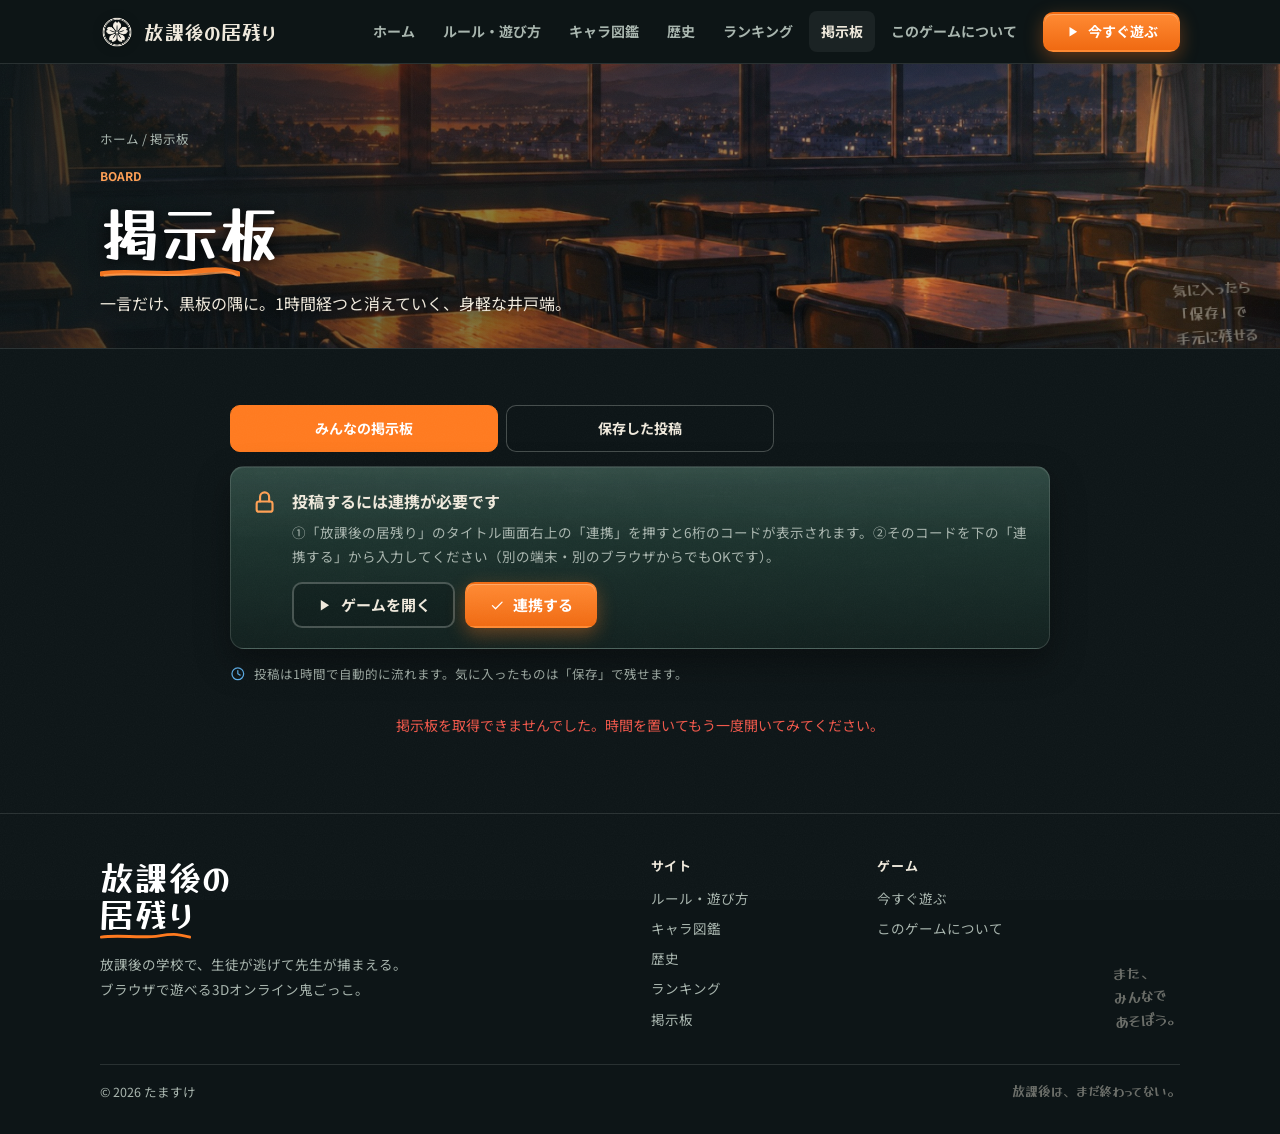
<file: board.html>
<!DOCTYPE html>
<html lang="ja">
<head>
<meta charset="UTF-8">
<meta name="viewport" content="width=device-width, initial-scale=1, viewport-fit=cover">
<title>掲示板 | 放課後の居残り</title>
<meta name="description" content="みんなで一言を書き込む掲示板。1時間で内容が流れる、身軽な井戸端。">
<meta property="og:title" content="掲示板 | 放課後の居残り">
<meta property="og:description" content="みんなで一言を書き込む掲示板。1時間で内容が流れる、身軽な井戸端。">
<meta property="og:image" content="https://houkago-inokori.com/img/ogp.png">
<meta property="og:url" content="https://houkago-inokori.com/board.html">
<meta property="og:type" content="website">
<meta property="og:site_name" content="放課後の居残り">
<meta name="twitter:card" content="summary_large_image">
<meta name="theme-color" content="#0d1517">
<link rel="icon" href="img/favicon.png" type="image/png" sizes="512x512">
<link rel="apple-touch-icon" href="img/apple-touch-icon.png">
<link rel="preconnect" href="https://fonts.googleapis.com">
<link rel="preconnect" href="https://fonts.gstatic.com" crossorigin>
<link rel="stylesheet" href="https://fonts.googleapis.com/css2?family=Noto+Sans+JP:wght@400;700&family=Yusei+Magic&display=swap">
<link rel="stylesheet" href="css/style.css">
<link rel="preload" as="image" href="img/bg/window.jpg" fetchpriority="high">
</head>
<body>
<a class="skip-link" href="#main">本文へ</a>
<div class="grain" aria-hidden="true"></div>
<header class="site-header">
  <div class="container">
    <a class="brand" href="index.html"><img class="brand__mark" src="img/logo-mark.png" alt="" width="34" height="34" decoding="async"><span class="brand__name">放課後の居残り</span></a>
    <div class="header__spacer"></div>
    <nav class="nav-desktop" aria-label="メインメニュー"><a href="index.html">ホーム</a><a href="rules.html">ルール・遊び方</a><a href="characters.html">キャラ図鑑</a><a href="history.html">歴史</a><a href="ranking.html">ランキング</a><a href="board.html">掲示板</a><a href="about.html">このゲームについて</a></nav>
    <a class="btn btn--primary header__cta" href="https://tanakatakeshi811-spec.github.io/houkago-inokori/"><svg class="ic " aria-hidden="true"><use href="#i-play"/></svg>今すぐ遊ぶ</a>
    <button class="nav-toggle" aria-label="メニューを開く" aria-expanded="false"><svg class="ic " aria-hidden="true"><use href="#i-menu"/></svg></button>
  </div>
</header>
<div class="drawer">
  <div class="drawer__backdrop"></div>
  <div class="drawer__panel" role="dialog" aria-label="メニュー">
    <div class="drawer__head"><span class="drawer__title">MENU</span><button class="nav-toggle drawer__close" aria-label="メニューを閉じる"><svg class="ic " aria-hidden="true"><use href="#i-x"/></svg></button></div>
    <nav><a href="index.html">ホーム<svg class="ic " aria-hidden="true"><use href="#i-chevron-right"/></svg></a><a href="rules.html">ルール・遊び方<svg class="ic " aria-hidden="true"><use href="#i-chevron-right"/></svg></a><a href="characters.html">キャラ図鑑<svg class="ic " aria-hidden="true"><use href="#i-chevron-right"/></svg></a><a href="history.html">歴史<svg class="ic " aria-hidden="true"><use href="#i-chevron-right"/></svg></a><a href="ranking.html">ランキング<svg class="ic " aria-hidden="true"><use href="#i-chevron-right"/></svg></a><a href="board.html">掲示板<svg class="ic " aria-hidden="true"><use href="#i-chevron-right"/></svg></a><a href="about.html">このゲームについて<svg class="ic " aria-hidden="true"><use href="#i-chevron-right"/></svg></a></nav>
    <a class="btn btn--primary btn--block" href="https://tanakatakeshi811-spec.github.io/houkago-inokori/"><svg class="ic " aria-hidden="true"><use href="#i-play"/></svg>今すぐ遊ぶ（無料）</a>
  </div>
</div>
<main id="main">
<section class="page-hero page-hero--tight">
  <div class="bg-anim bg-anim--window" aria-hidden="true"></div>
  <div class="bg-rays" aria-hidden="true"></div>
  <div class="container">
    <div class="breadcrumb"><a href="index.html">ホーム</a> / 掲示板</div>
    <div class="eyebrow">BOARD</div>
    <h1 class="h-chalk">掲示板</h1>
    <p class="lead">一言だけ、黒板の隅に。1時間経つと消えていく、身軽な井戸端。</p>
  </div>
  <span class="hand" aria-hidden="true">気に入ったら<br>「保存」で<br>手元に残せる</span>
</section>

<section class="section section--tight">
  <div class="container container--narrow">

    <div class="board-status" id="boardStatus" hidden></div>

    <div class="tabs" role="tablist" aria-label="掲示板の表示切り替え">
      <button type="button" role="tab" id="tabPost" aria-selected="true" data-tab="post">みんなの掲示板</button>
      <button type="button" role="tab" id="tabSaved" aria-selected="false" data-tab="saved">保存した投稿</button>
    </div>

    <div class="bd-panel is-active" id="panelPost">
      <div class="card bd-compose" id="composeCard" hidden>
        <div class="bd-compose__row">
          <button type="button" class="bd-avatar-btn" id="composeIconBtn" aria-haspopup="true" aria-expanded="false">
            <span class="avatar" id="composeIconView">👤</span>
          </button>
          <div class="bd-compose__body">
            <input type="text" id="composeName" maxlength="20" placeholder="表示名（10〜20文字まで）">
            <textarea id="composeText" maxlength="200" rows="2" placeholder="一言、黒板に書いてみよう（200文字まで）"></textarea>
            <div class="bd-compose__foot">
              <span class="bd-compose__count"><span id="composeCount">0</span>/200</span>
              <button type="button" class="btn btn--primary" id="composeSend"><svg class="ic " aria-hidden="true"><use href="#i-chat"/></svg>投稿する</button>
            </div>
            <div class="bd-icongrid" id="composeIconGrid" hidden></div>
            <p class="bd-cooldown" id="composeCooldown" hidden></p>
          </div>
        </div>
      </div>

      <div class="card bd-locked" id="lockedCard" hidden>
        <svg class="ic ic--lg" aria-hidden="true"><use href="#i-lock"/></svg>
        <div class="bd-locked__body">
          <p class="bd-locked__title">投稿するには連携が必要です</p>
          <p class="bd-locked__text">①「放課後の居残り」のタイトル画面右上の「連携」を押すと6桁のコードが表示されます。②そのコードを下の「連携する」から入力してください（別の端末・別のブラウザからでもOKです）。</p>
          <div class="bd-locked__actions">
            <a class="btn btn--outline" href="https://tanakatakeshi811-spec.github.io/houkago-inokori/" target="_blank" rel="noopener"><svg class="ic " aria-hidden="true"><use href="#i-play"/></svg>ゲームを開く</a>
            <button type="button" class="btn btn--primary" id="linkStartBtn"><svg class="ic " aria-hidden="true"><use href="#i-check"/></svg>連携する</button>
          </div>
          <form class="bd-linkform" id="linkForm" hidden>
            <input type="text" id="linkCodeInput" inputmode="numeric" pattern="[0-9]*" maxlength="6" placeholder="6桁のコード" autocomplete="off">
            <button type="submit" class="btn btn--primary" id="linkSubmitBtn">連携する</button>
          </form>
          <p class="bd-linkform__msg" id="linkMsg" hidden></p>
        </div>
      </div>

      <div class="bd-meta"><svg class="ic " aria-hidden="true"><use href="#i-clock"/></svg><span>投稿は1時間で自動的に流れます。気に入ったものは「保存」で残せます。</span></div>
      <div class="bd-list" id="bdList"></div>
      <div class="bd-status" id="bdStatus">読み込み中…</div>
    </div>

    <div class="bd-panel" id="panelSaved" hidden>
      <div class="bd-meta"><svg class="ic " aria-hidden="true"><use href="#i-clipboard"/></svg><span>保存した投稿は元の投稿が消えてもここに残ります。あなたのIDでのみ見られます。</span></div>
      <div class="bd-list" id="savedList"></div>
      <div class="bd-status" id="savedStatus">連携すると保存した投稿が表示されます</div>
    </div>

  </div>
</section>

</main>
<footer class="site-footer">
  <div class="container">
    <div class="footer-grid">
      <div>
        <div class="footer__logo">放課後の<br>居残り</div>
        <p class="footer__desc">放課後の学校で、生徒が逃げて先生が捕まえる。ブラウザで遊べる3Dオンライン鬼ごっこ。</p>
      </div>
      <div class="footer__cols">
        <div class="footer__col"><h4>サイト</h4><a href="rules.html">ルール・遊び方</a><a href="characters.html">キャラ図鑑</a><a href="history.html">歴史</a><a href="ranking.html">ランキング</a><a href="board.html">掲示板</a></div>
        <div class="footer__col"><h4>ゲーム</h4><a href="https://tanakatakeshi811-spec.github.io/houkago-inokori/">今すぐ遊ぶ</a><a href="about.html">このゲームについて</a></div>
      </div>
      <div class="footer__hand"><span class="hand">また、<br>みんなで<br>あそぼう。</span></div>
    </div>
    <div class="footer__bottom"><span>&copy; <span data-year>2026</span> たますけ</span><span class="hand">放課後は、まだ終わってない。</span></div>
  </div>
</footer>
<script src="js/common.js"></script>
<script src="js/board.js"></script>
</body>
</html>
</file>
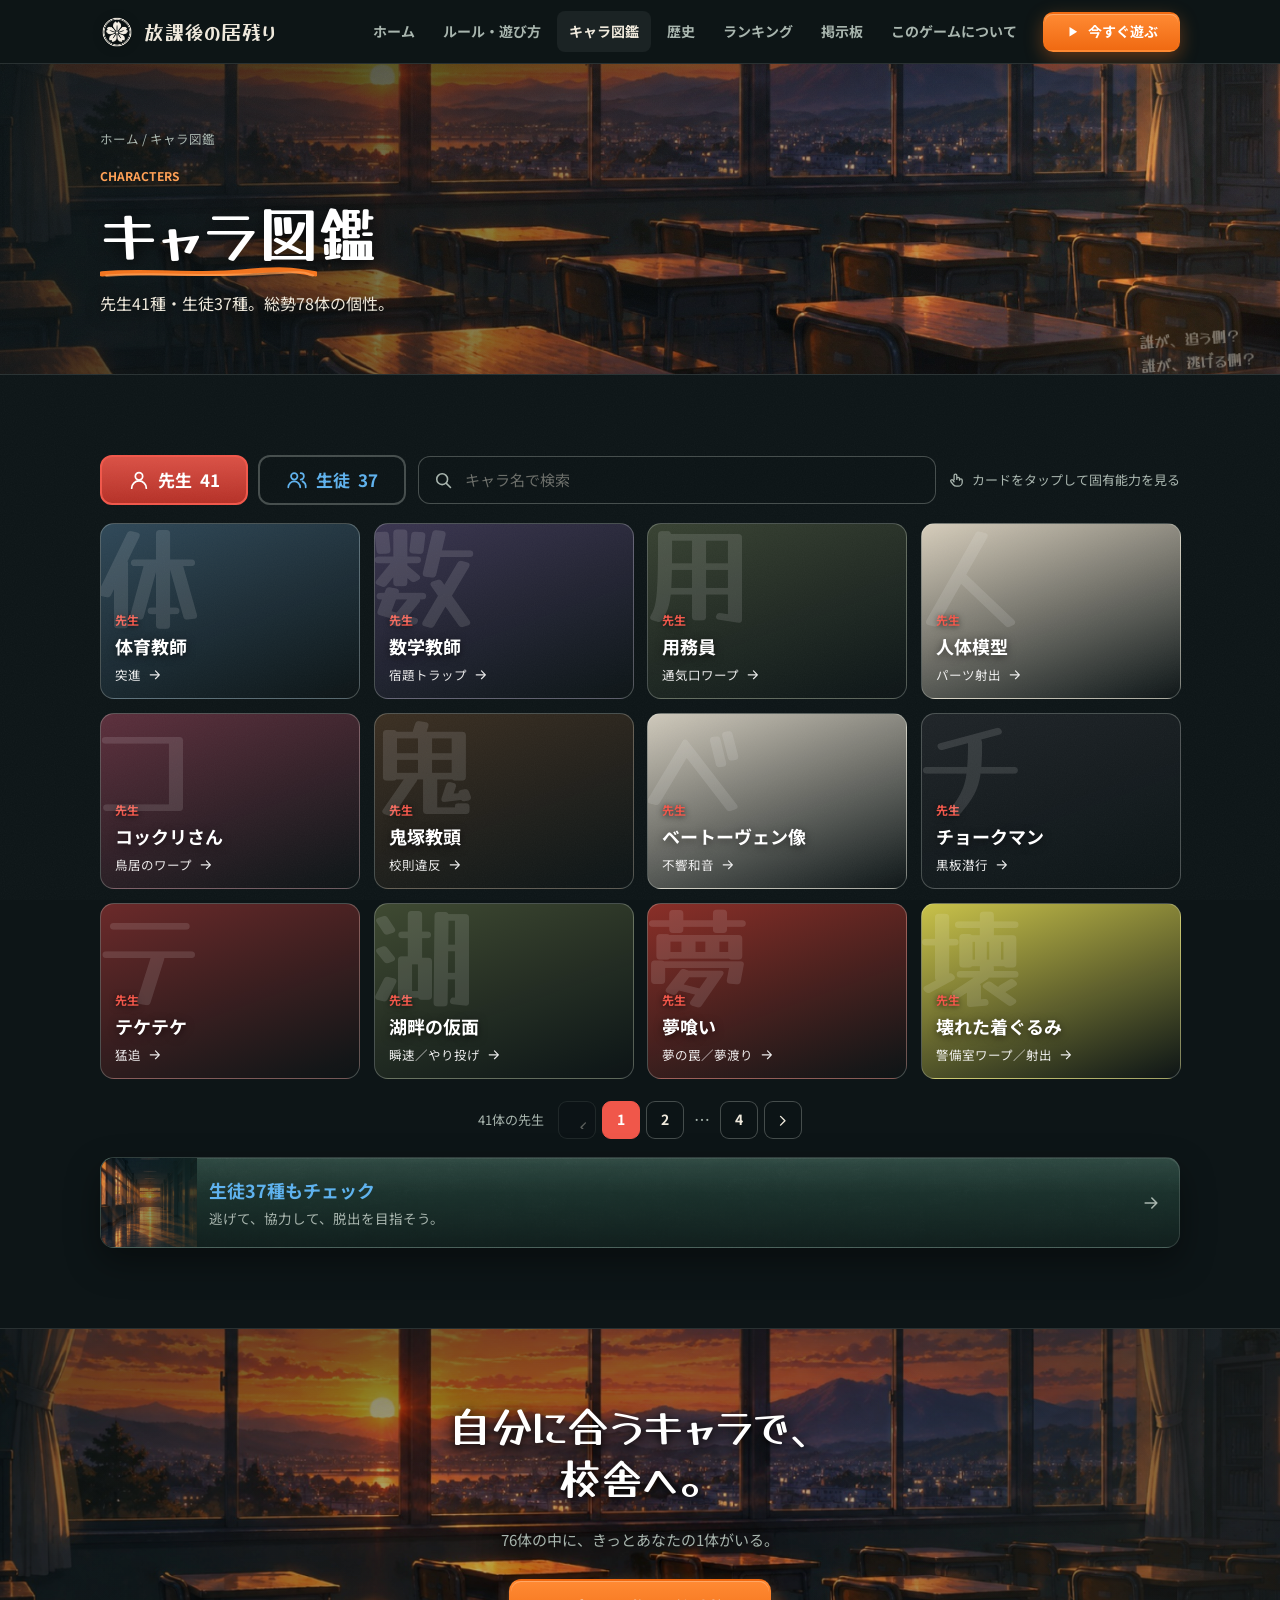
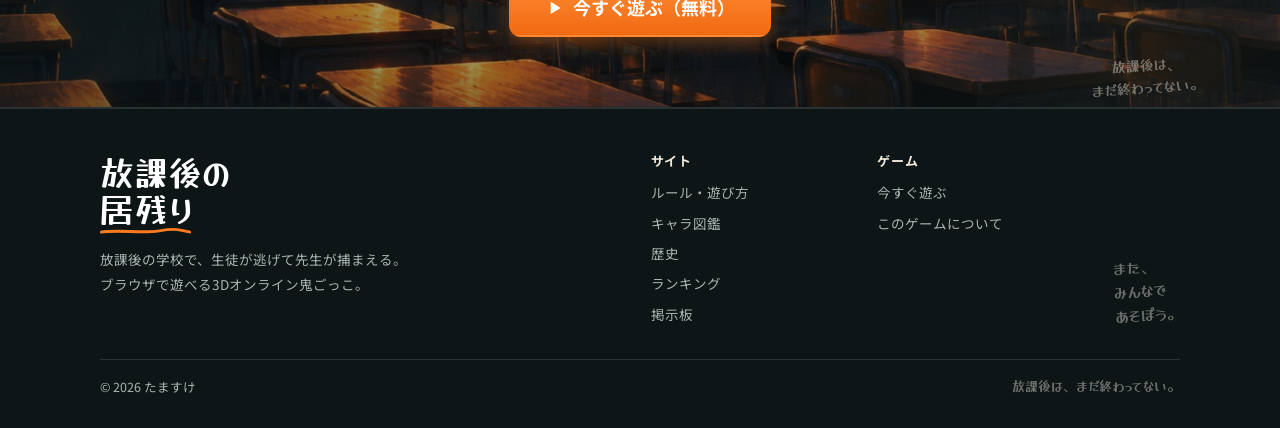
<file: characters.html>
<!DOCTYPE html>
<html lang="ja">
<head>
<meta charset="UTF-8">
<meta name="viewport" content="width=device-width, initial-scale=1, viewport-fit=cover">
<title>キャラ図鑑 | 放課後の居残り</title>
<meta name="description" content="先生41種・生徒37種、総勢78体のキャラクターと固有能力を紹介。">
<meta property="og:title" content="キャラ図鑑 | 放課後の居残り">
<meta property="og:description" content="先生41種・生徒37種、総勢78体のキャラクターと固有能力を紹介。">
<meta property="og:image" content="https://houkago-inokori.com/img/ogp.png">
<meta property="og:url" content="https://houkago-inokori.com/characters.html">
<meta property="og:type" content="website">
<meta property="og:site_name" content="放課後の居残り">
<meta name="twitter:card" content="summary_large_image">
<meta name="theme-color" content="#0d1517">
<link rel="icon" href="img/favicon.png" type="image/png" sizes="512x512">
<link rel="apple-touch-icon" href="img/apple-touch-icon.png">
<link rel="preconnect" href="https://fonts.googleapis.com">
<link rel="preconnect" href="https://fonts.gstatic.com" crossorigin>
<link rel="stylesheet" href="https://fonts.googleapis.com/css2?family=Noto+Sans+JP:wght@400;700&family=Yusei+Magic&display=swap">
<link rel="stylesheet" href="css/style.css">
<link rel="preload" as="image" href="img/bg/window.jpg" fetchpriority="high">
</head>
<body>
<a class="skip-link" href="#main">本文へ</a>
<div class="grain" aria-hidden="true"></div>
<header class="site-header">
  <div class="container">
    <a class="brand" href="index.html"><img class="brand__mark" src="img/logo-mark.png" alt="" width="34" height="34" decoding="async"><span class="brand__name">放課後の居残り</span></a>
    <div class="header__spacer"></div>
    <nav class="nav-desktop" aria-label="メインメニュー"><a href="index.html">ホーム</a><a href="rules.html">ルール・遊び方</a><a href="characters.html">キャラ図鑑</a><a href="history.html">歴史</a><a href="ranking.html">ランキング</a><a href="board.html">掲示板</a><a href="about.html">このゲームについて</a></nav>
    <a class="btn btn--primary header__cta" href="https://tanakatakeshi811-spec.github.io/houkago-inokori/"><svg class="ic " aria-hidden="true"><use href="#i-play"/></svg>今すぐ遊ぶ</a>
    <button class="nav-toggle" aria-label="メニューを開く" aria-expanded="false"><svg class="ic " aria-hidden="true"><use href="#i-menu"/></svg></button>
  </div>
</header>
<div class="drawer">
  <div class="drawer__backdrop"></div>
  <div class="drawer__panel" role="dialog" aria-label="メニュー">
    <div class="drawer__head"><span class="drawer__title">MENU</span><button class="nav-toggle drawer__close" aria-label="メニューを閉じる"><svg class="ic " aria-hidden="true"><use href="#i-x"/></svg></button></div>
    <nav><a href="index.html">ホーム<svg class="ic " aria-hidden="true"><use href="#i-chevron-right"/></svg></a><a href="rules.html">ルール・遊び方<svg class="ic " aria-hidden="true"><use href="#i-chevron-right"/></svg></a><a href="characters.html">キャラ図鑑<svg class="ic " aria-hidden="true"><use href="#i-chevron-right"/></svg></a><a href="history.html">歴史<svg class="ic " aria-hidden="true"><use href="#i-chevron-right"/></svg></a><a href="ranking.html">ランキング<svg class="ic " aria-hidden="true"><use href="#i-chevron-right"/></svg></a><a href="board.html">掲示板<svg class="ic " aria-hidden="true"><use href="#i-chevron-right"/></svg></a><a href="about.html">このゲームについて<svg class="ic " aria-hidden="true"><use href="#i-chevron-right"/></svg></a></nav>
    <a class="btn btn--primary btn--block" href="https://tanakatakeshi811-spec.github.io/houkago-inokori/"><svg class="ic " aria-hidden="true"><use href="#i-play"/></svg>今すぐ遊ぶ（無料）</a>
  </div>
</div>
<main id="main">
<section class="page-hero">
  <div class="bg-anim bg-anim--window" aria-hidden="true"></div>
  <div class="bg-rays" aria-hidden="true"></div>
  <div class="container">
    <div class="breadcrumb"><a href="index.html">ホーム</a> / キャラ図鑑</div>
    <div class="eyebrow">CHARACTERS</div>
    <h1 class="h-chalk">キャラ図鑑</h1>
    <p class="lead">先生41種・生徒37種。総勢78体の個性。</p>
  </div>
  <span class="hand" aria-hidden="true">誰が、追う側？<br>誰が、逃げる側？</span>
</section>

<section class="section">
  <div class="container">
    <div class="char-toolbar">
      <div class="side-tabs" role="tablist" aria-label="先生と生徒の切り替え">
        <button type="button" role="tab" class="side-tab side-tab--red" data-side="teacher" aria-selected="true"><svg class="ic " aria-hidden="true"><use href="#i-user"/></svg>先生 <span data-count="teacher">41</span></button>
        <button type="button" role="tab" class="side-tab side-tab--blue" data-side="student" aria-selected="false"><svg class="ic " aria-hidden="true"><use href="#i-users"/></svg>生徒 <span data-count="student">35</span></button>
      </div>
      <label class="search"><svg class="ic " aria-hidden="true"><use href="#i-search"/></svg><input type="search" id="char-search" placeholder="キャラ名で検索" aria-label="キャラクターを名前で検索" autocomplete="off"></label>
      <div class="char-hint"><svg class="ic " aria-hidden="true"><use href="#i-tap"/></svg>カードをタップして固有能力を見る</div>
    </div>

    <div class="char-grid" id="char-grid"></div>
    <div class="char-empty" id="char-empty" hidden>見つかりませんでした。検索語を変えてみてください。</div>
    <div class="pager" id="pager"></div>

    <div class="char-detail" id="char-detail" hidden tabindex="-1"></div>

    <a class="card char-cta char-cta--blue" id="char-cta" href="#" >
      <div class="char-cta__art"></div>
      <div class="char-cta__body"><div class="char-cta__title" id="char-cta-title">生徒37種もチェック</div><div class="char-cta__text" id="char-cta-text">逃げて、協力して、脱出を目指そう。</div></div>
      <div class="char-cta__end"><svg class="ic " aria-hidden="true"><use href="#i-arrow-right"/></svg></div>
    </a>
  </div>
</section>

<section class="cta-band">
  <div class="bg-anim bg-anim--window" aria-hidden="true"></div>
  <div class="bg-rays" aria-hidden="true"></div>
  <div class="container reveal">
    <h2 class="h-chalk h-chalk--plain">自分に合うキャラで、<br>校舎へ。</h2>
    <p class="lead lead--center">76体の中に、きっとあなたの1体がいる。</p>
    <a class="btn btn--primary btn--lg" href="https://tanakatakeshi811-spec.github.io/houkago-inokori/"><svg class="ic " aria-hidden="true"><use href="#i-play"/></svg>今すぐ遊ぶ（無料）</a>
  </div>
  <span class="hand" aria-hidden="true">放課後は、<br>まだ終わってない。</span>
</section>

</main>
<footer class="site-footer">
  <div class="container">
    <div class="footer-grid">
      <div>
        <div class="footer__logo">放課後の<br>居残り</div>
        <p class="footer__desc">放課後の学校で、生徒が逃げて先生が捕まえる。ブラウザで遊べる3Dオンライン鬼ごっこ。</p>
      </div>
      <div class="footer__cols">
        <div class="footer__col"><h4>サイト</h4><a href="rules.html">ルール・遊び方</a><a href="characters.html">キャラ図鑑</a><a href="history.html">歴史</a><a href="ranking.html">ランキング</a><a href="board.html">掲示板</a></div>
        <div class="footer__col"><h4>ゲーム</h4><a href="https://tanakatakeshi811-spec.github.io/houkago-inokori/">今すぐ遊ぶ</a><a href="about.html">このゲームについて</a></div>
      </div>
      <div class="footer__hand"><span class="hand">また、<br>みんなで<br>あそぼう。</span></div>
    </div>
    <div class="footer__bottom"><span>&copy; <span data-year>2026</span> たますけ</span><span class="hand">放課後は、まだ終わってない。</span></div>
  </div>
</footer>
<script src="js/common.js"></script>
<script src="js/characters-data.js"></script>
<script src="js/characters.js"></script>
</body>
</html>
</file>
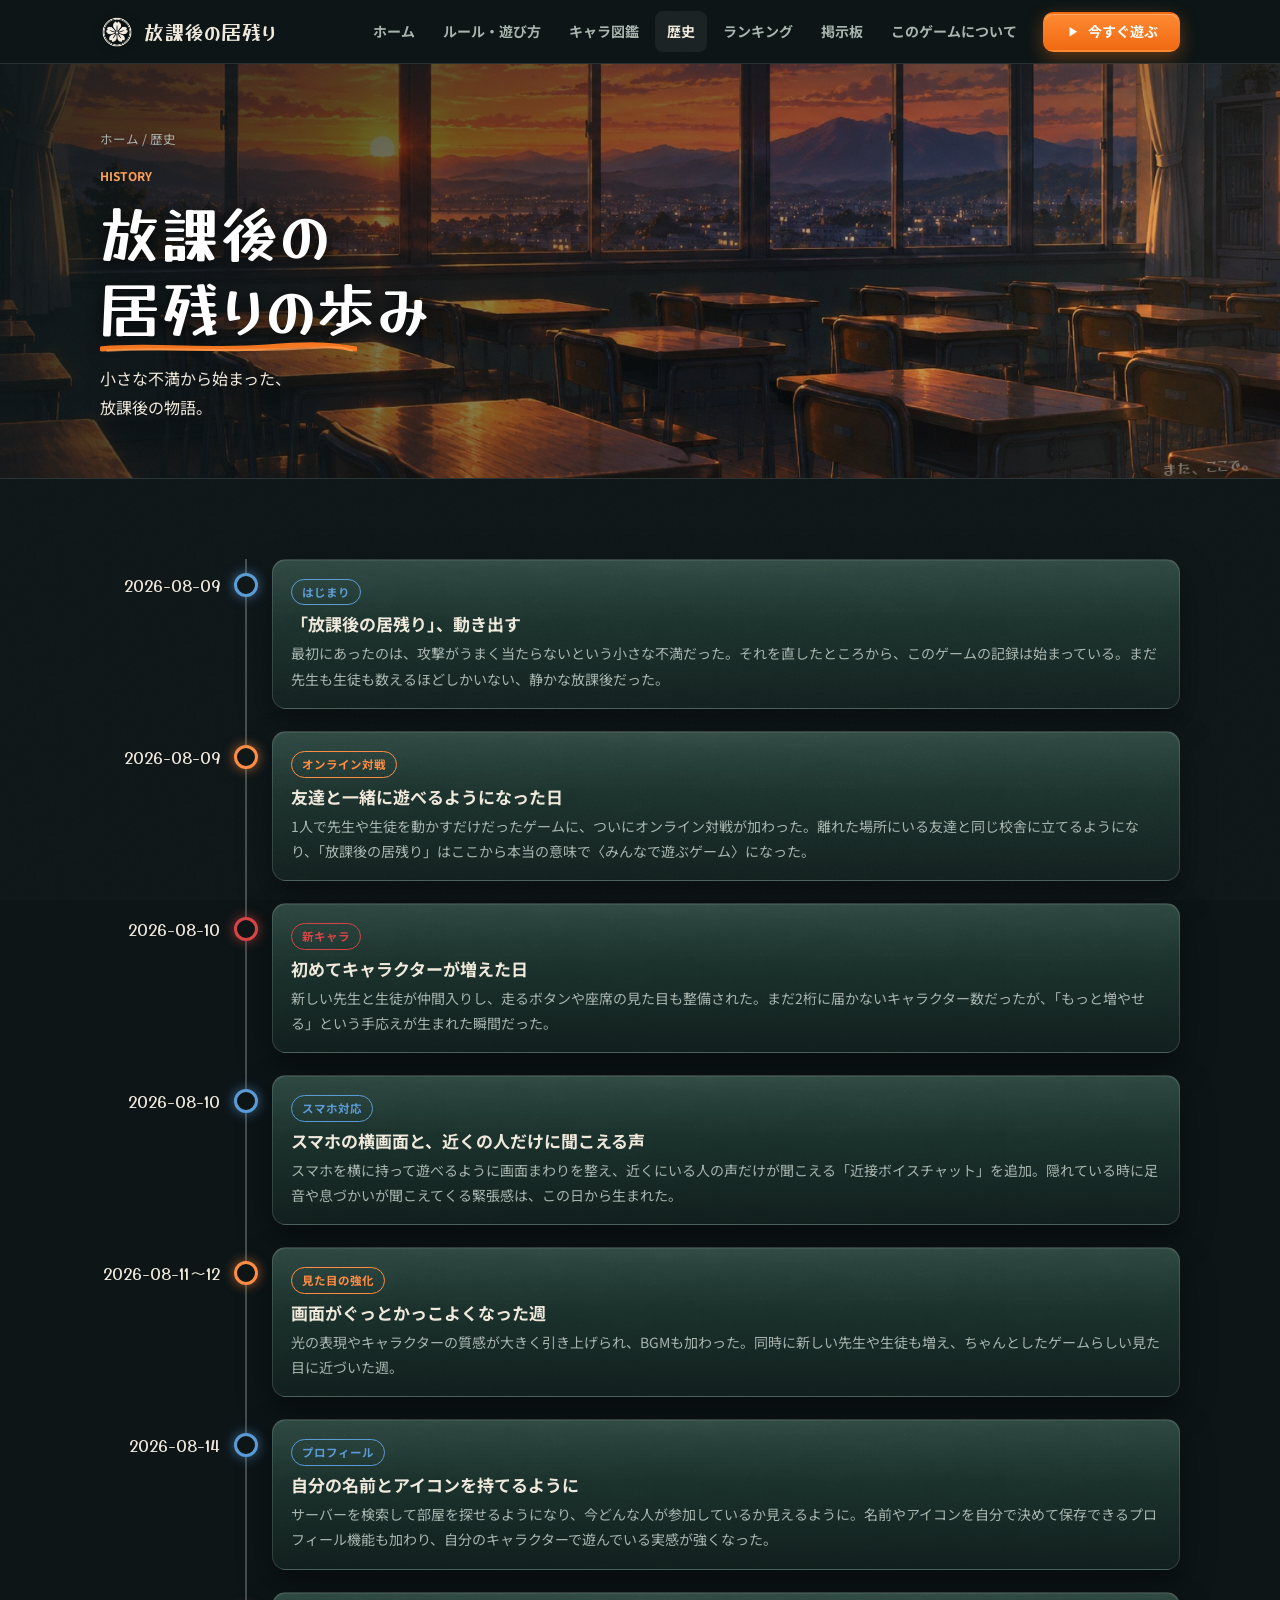
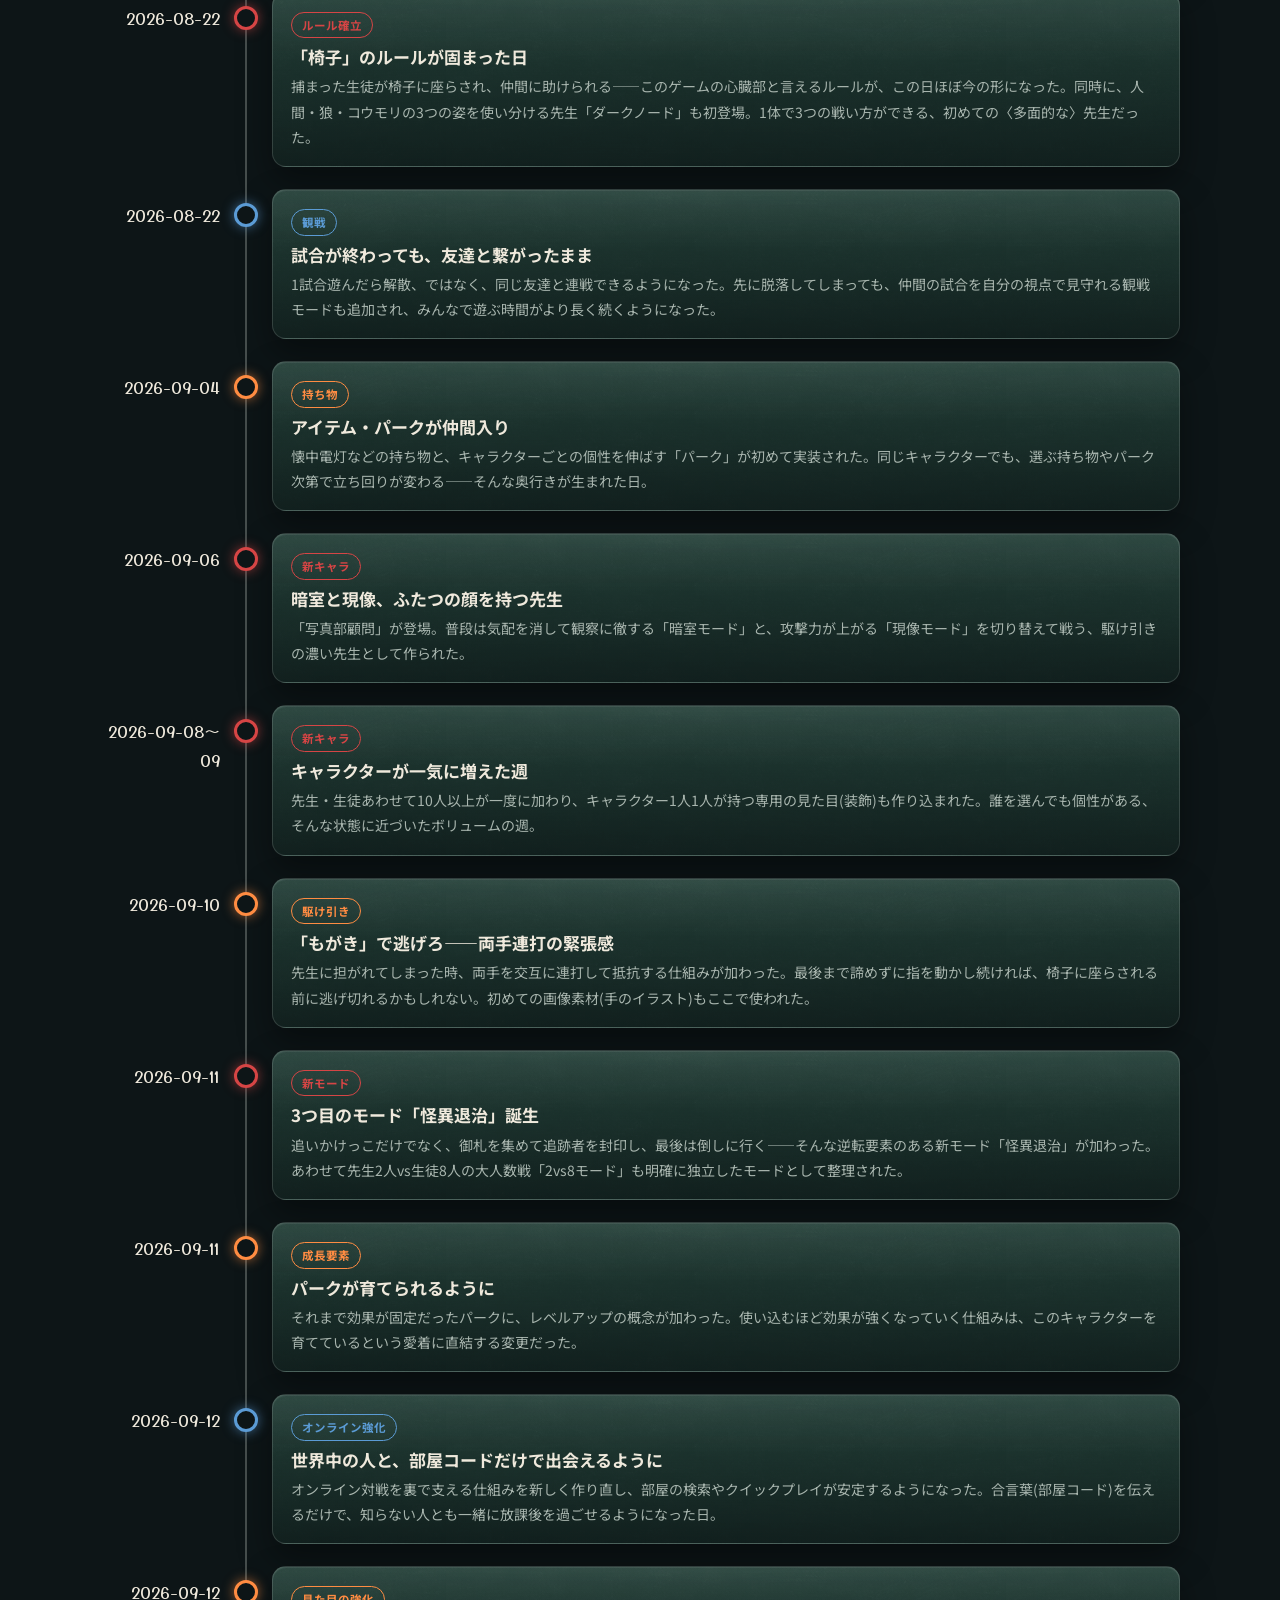
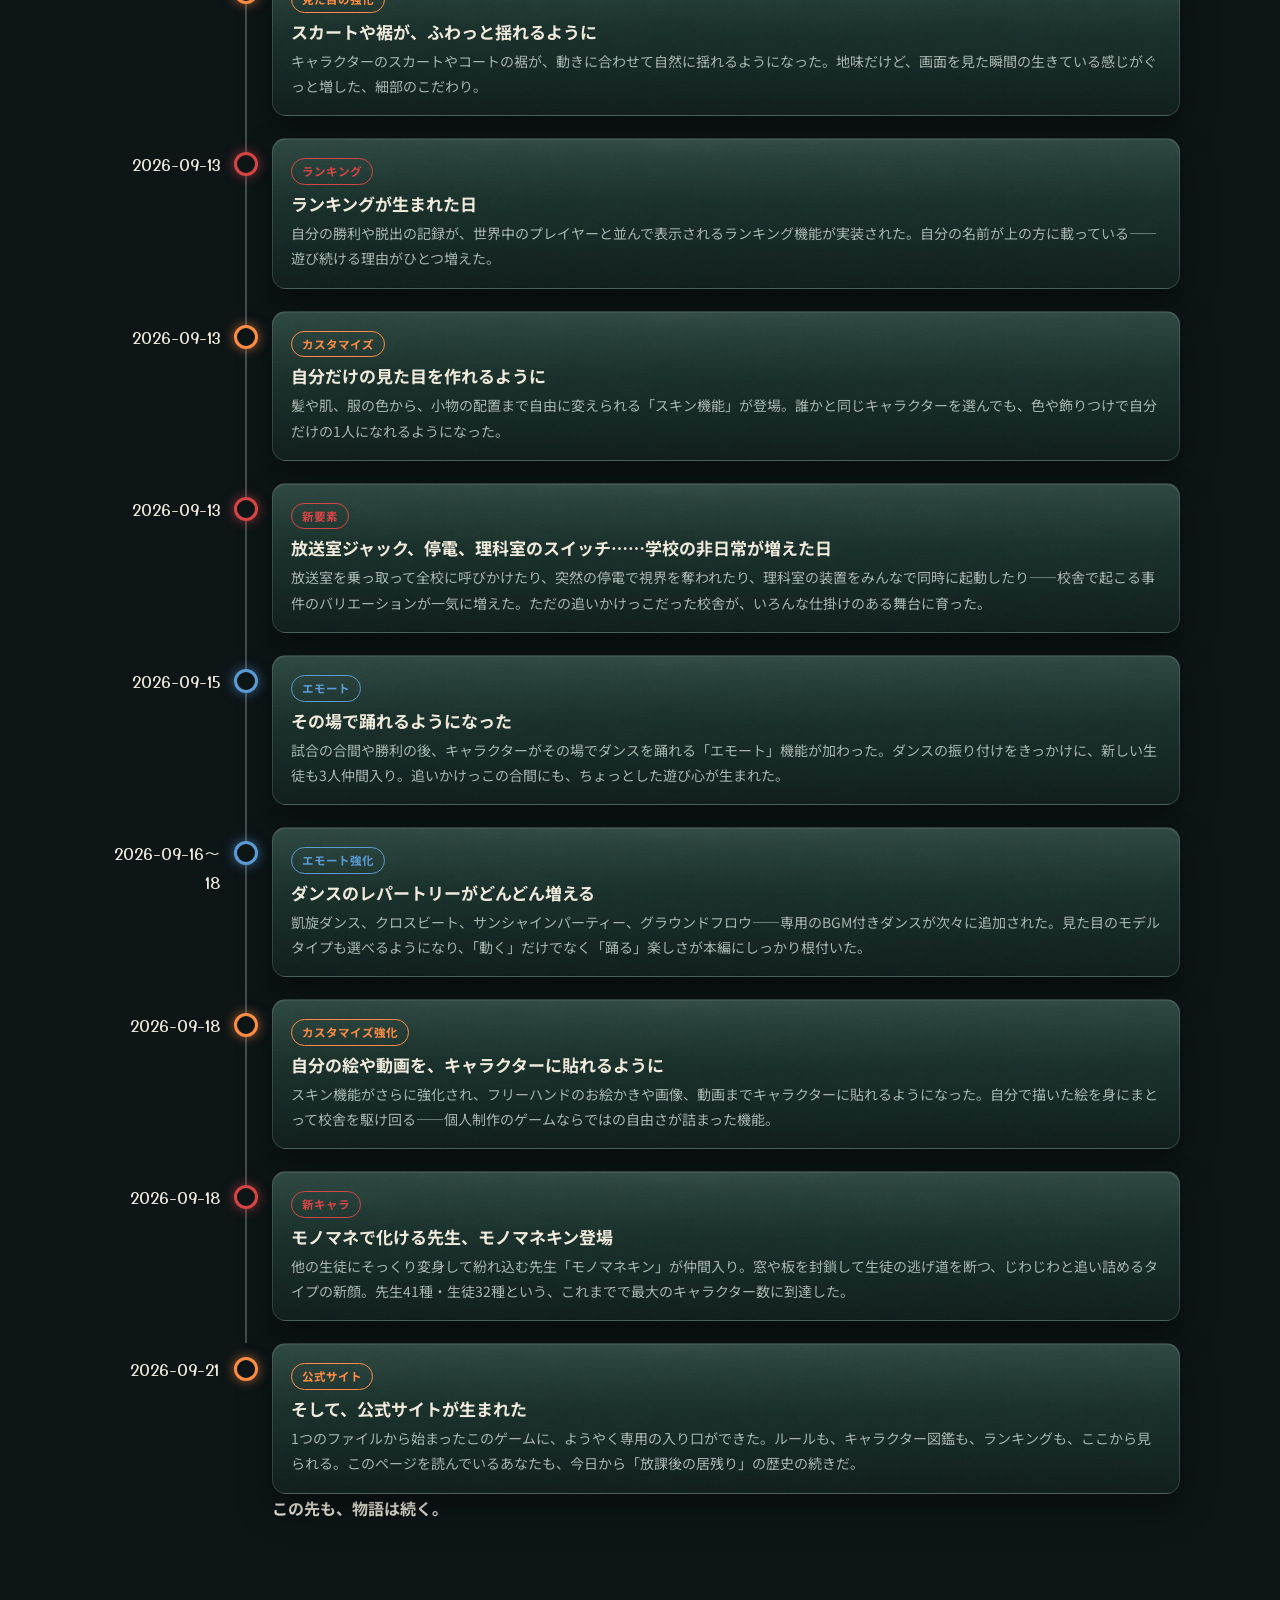
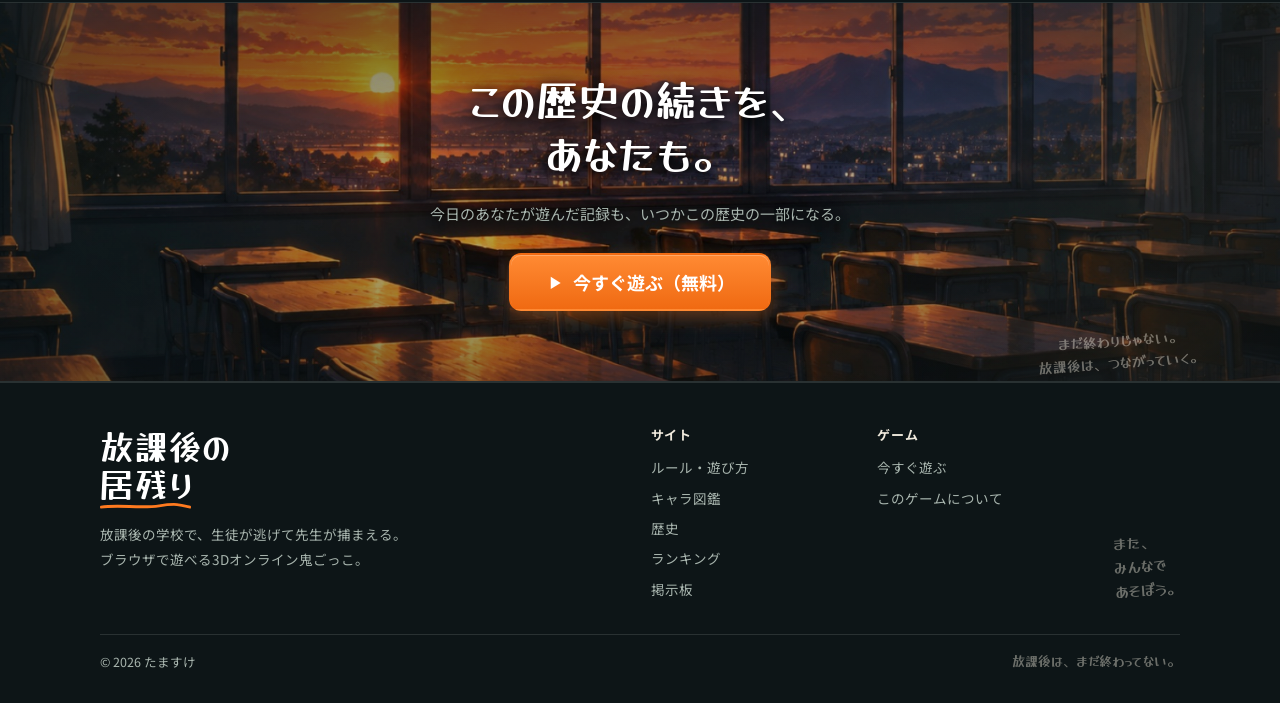
<file: history.html>
<!DOCTYPE html>
<html lang="ja">
<head>
<meta charset="UTF-8">
<meta name="viewport" content="width=device-width, initial-scale=1, viewport-fit=cover">
<title>歴史 | 放課後の居残り</title>
<meta name="description" content="小さな不満から始まった「放課後の居残り」の歩み。アップデートの記録。">
<meta property="og:title" content="歴史 | 放課後の居残り">
<meta property="og:description" content="小さな不満から始まった「放課後の居残り」の歩み。アップデートの記録。">
<meta property="og:image" content="https://houkago-inokori.com/img/ogp.png">
<meta property="og:url" content="https://houkago-inokori.com/history.html">
<meta property="og:type" content="website">
<meta property="og:site_name" content="放課後の居残り">
<meta name="twitter:card" content="summary_large_image">
<meta name="theme-color" content="#0d1517">
<link rel="icon" href="img/favicon.png" type="image/png" sizes="512x512">
<link rel="apple-touch-icon" href="img/apple-touch-icon.png">
<link rel="preconnect" href="https://fonts.googleapis.com">
<link rel="preconnect" href="https://fonts.gstatic.com" crossorigin>
<link rel="stylesheet" href="https://fonts.googleapis.com/css2?family=Noto+Sans+JP:wght@400;700&family=Yusei+Magic&display=swap">
<link rel="stylesheet" href="css/style.css">
<link rel="preload" as="image" href="img/bg/window.jpg" fetchpriority="high">
</head>
<body>
<a class="skip-link" href="#main">本文へ</a>
<div class="grain" aria-hidden="true"></div>
<header class="site-header">
  <div class="container">
    <a class="brand" href="index.html"><img class="brand__mark" src="img/logo-mark.png" alt="" width="34" height="34" decoding="async"><span class="brand__name">放課後の居残り</span></a>
    <div class="header__spacer"></div>
    <nav class="nav-desktop" aria-label="メインメニュー"><a href="index.html">ホーム</a><a href="rules.html">ルール・遊び方</a><a href="characters.html">キャラ図鑑</a><a href="history.html">歴史</a><a href="ranking.html">ランキング</a><a href="board.html">掲示板</a><a href="about.html">このゲームについて</a></nav>
    <a class="btn btn--primary header__cta" href="https://tanakatakeshi811-spec.github.io/houkago-inokori/"><svg class="ic " aria-hidden="true"><use href="#i-play"/></svg>今すぐ遊ぶ</a>
    <button class="nav-toggle" aria-label="メニューを開く" aria-expanded="false"><svg class="ic " aria-hidden="true"><use href="#i-menu"/></svg></button>
  </div>
</header>
<div class="drawer">
  <div class="drawer__backdrop"></div>
  <div class="drawer__panel" role="dialog" aria-label="メニュー">
    <div class="drawer__head"><span class="drawer__title">MENU</span><button class="nav-toggle drawer__close" aria-label="メニューを閉じる"><svg class="ic " aria-hidden="true"><use href="#i-x"/></svg></button></div>
    <nav><a href="index.html">ホーム<svg class="ic " aria-hidden="true"><use href="#i-chevron-right"/></svg></a><a href="rules.html">ルール・遊び方<svg class="ic " aria-hidden="true"><use href="#i-chevron-right"/></svg></a><a href="characters.html">キャラ図鑑<svg class="ic " aria-hidden="true"><use href="#i-chevron-right"/></svg></a><a href="history.html">歴史<svg class="ic " aria-hidden="true"><use href="#i-chevron-right"/></svg></a><a href="ranking.html">ランキング<svg class="ic " aria-hidden="true"><use href="#i-chevron-right"/></svg></a><a href="board.html">掲示板<svg class="ic " aria-hidden="true"><use href="#i-chevron-right"/></svg></a><a href="about.html">このゲームについて<svg class="ic " aria-hidden="true"><use href="#i-chevron-right"/></svg></a></nav>
    <a class="btn btn--primary btn--block" href="https://tanakatakeshi811-spec.github.io/houkago-inokori/"><svg class="ic " aria-hidden="true"><use href="#i-play"/></svg>今すぐ遊ぶ（無料）</a>
  </div>
</div>
<main id="main">
<section class="page-hero">
  <div class="bg-anim bg-anim--window" aria-hidden="true"></div>
  <div class="bg-rays" aria-hidden="true"></div>
  <div class="container">
    <div class="breadcrumb"><a href="index.html">ホーム</a> / 歴史</div>
    <div class="eyebrow">HISTORY</div>
    <h1 class="h-chalk">放課後の<br>居残りの歩み</h1>
    <p class="lead">小さな不満から始まった、<br>放課後の物語。</p>
  </div>
  <span class="hand" aria-hidden="true">また、ここで。</span>
</section>

<section class="section">
  <div class="container">
    <div class="timeline" id="timeline"></div>
    <div class="tl__end reveal"><div class="tl__dot"></div><span>この先も、物語は続く。</span></div>
  </div>
</section>

<section class="cta-band">
  <div class="bg-anim bg-anim--window" aria-hidden="true"></div>
  <div class="bg-rays" aria-hidden="true"></div>
  <div class="container reveal">
    <h2 class="h-chalk h-chalk--plain">この歴史の続きを、<br>あなたも。</h2>
    <p class="lead lead--center">今日のあなたが遊んだ記録も、いつかこの歴史の一部になる。</p>
    <a class="btn btn--primary btn--lg" href="https://tanakatakeshi811-spec.github.io/houkago-inokori/"><svg class="ic " aria-hidden="true"><use href="#i-play"/></svg>今すぐ遊ぶ（無料）</a>
  </div>
  <span class="hand" aria-hidden="true">まだ終わりじゃない。<br>放課後は、つながっていく。</span>
</section>

</main>
<footer class="site-footer">
  <div class="container">
    <div class="footer-grid">
      <div>
        <div class="footer__logo">放課後の<br>居残り</div>
        <p class="footer__desc">放課後の学校で、生徒が逃げて先生が捕まえる。ブラウザで遊べる3Dオンライン鬼ごっこ。</p>
      </div>
      <div class="footer__cols">
        <div class="footer__col"><h4>サイト</h4><a href="rules.html">ルール・遊び方</a><a href="characters.html">キャラ図鑑</a><a href="history.html">歴史</a><a href="ranking.html">ランキング</a><a href="board.html">掲示板</a></div>
        <div class="footer__col"><h4>ゲーム</h4><a href="https://tanakatakeshi811-spec.github.io/houkago-inokori/">今すぐ遊ぶ</a><a href="about.html">このゲームについて</a></div>
      </div>
      <div class="footer__hand"><span class="hand">また、<br>みんなで<br>あそぼう。</span></div>
    </div>
    <div class="footer__bottom"><span>&copy; <span data-year>2026</span> たますけ</span><span class="hand">放課後は、まだ終わってない。</span></div>
  </div>
</footer>
<script src="js/common.js"></script>
<script src="js/history-data.js"></script>
<script src="js/history.js"></script>
</body>
</html>
</file>
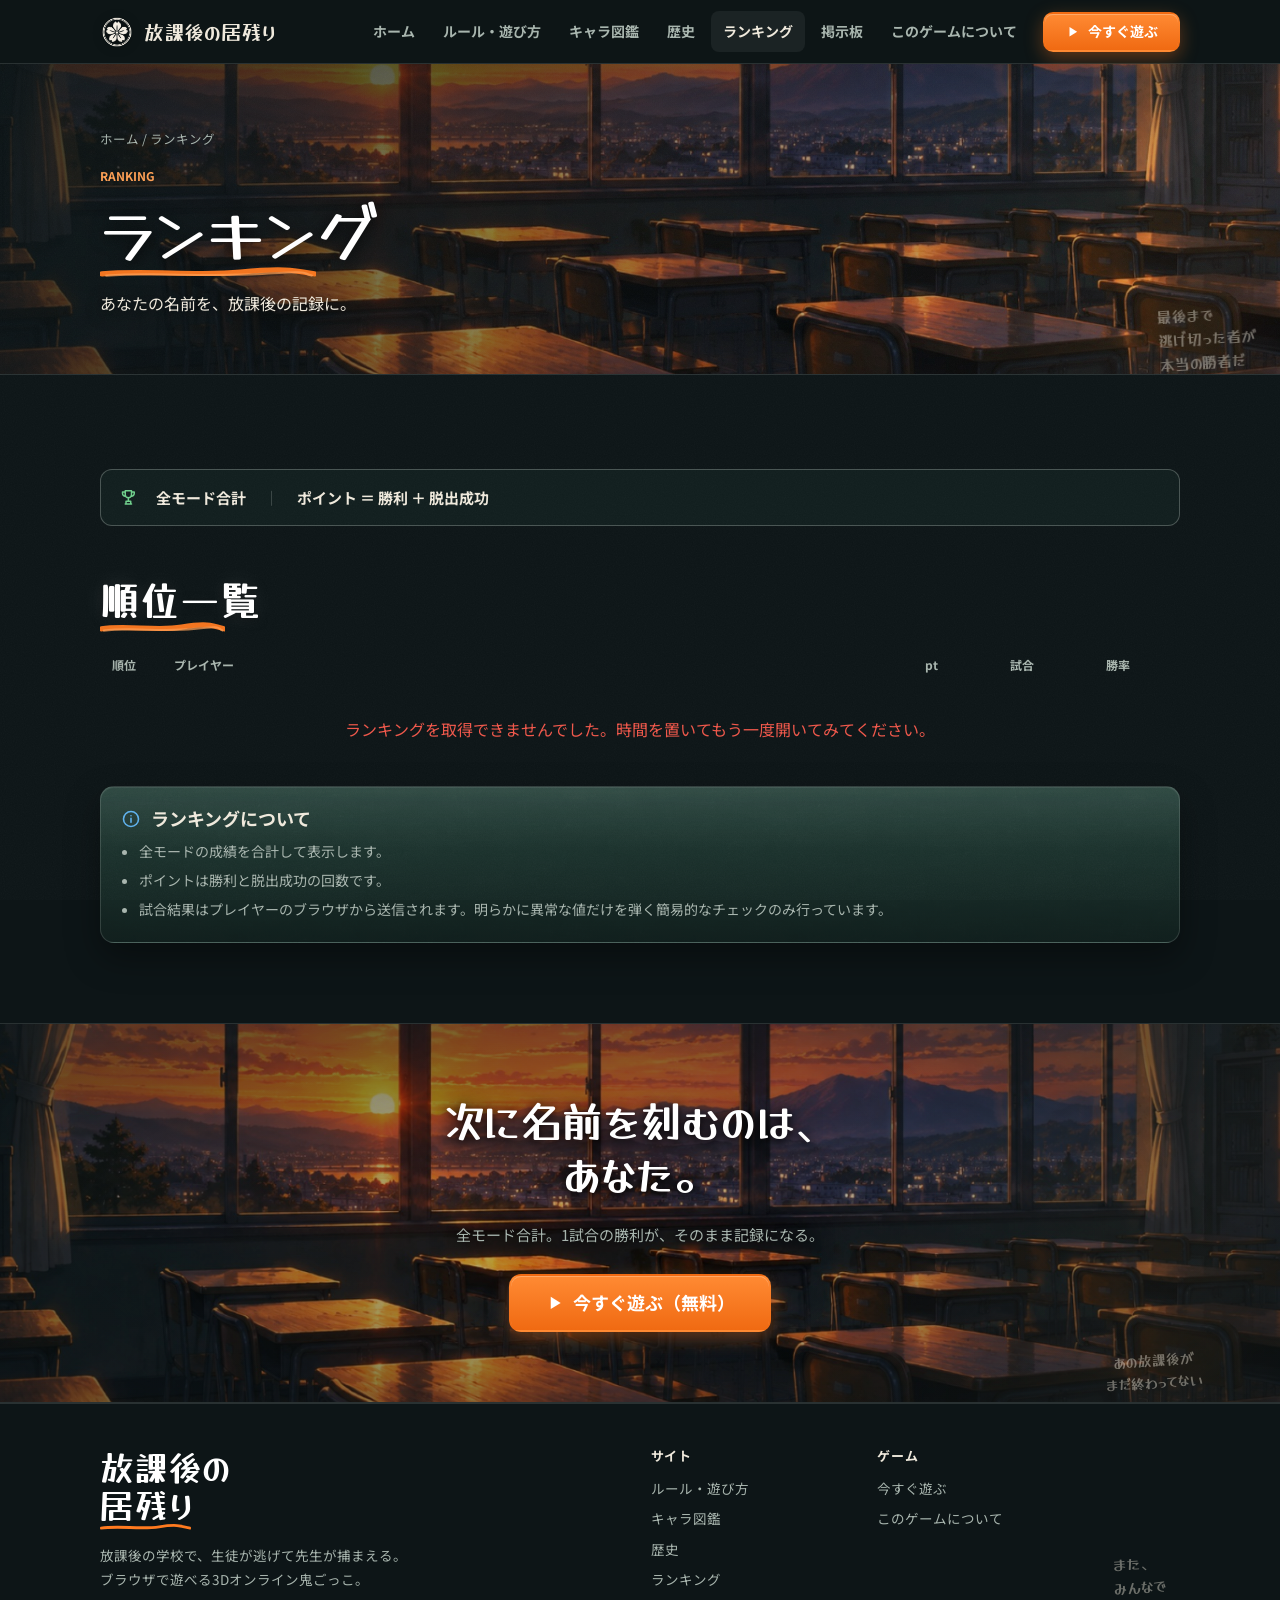
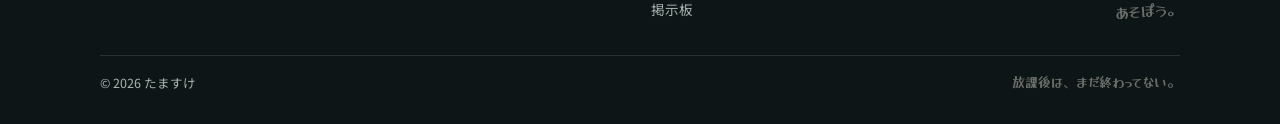
<file: ranking.html>
<!DOCTYPE html>
<html lang="ja">
<head>
<meta charset="UTF-8">
<meta name="viewport" content="width=device-width, initial-scale=1, viewport-fit=cover">
<title>ランキング | 放課後の居残り</title>
<meta name="description" content="全モード合計のプレイヤーランキング。ポイント＝勝利＋脱出成功。">
<meta property="og:title" content="ランキング | 放課後の居残り">
<meta property="og:description" content="全モード合計のプレイヤーランキング。ポイント＝勝利＋脱出成功。">
<meta property="og:image" content="https://houkago-inokori.com/img/ogp.png">
<meta property="og:url" content="https://houkago-inokori.com/ranking.html">
<meta property="og:type" content="website">
<meta property="og:site_name" content="放課後の居残り">
<meta name="twitter:card" content="summary_large_image">
<meta name="theme-color" content="#0d1517">
<link rel="icon" href="img/favicon.png" type="image/png" sizes="512x512">
<link rel="apple-touch-icon" href="img/apple-touch-icon.png">
<link rel="preconnect" href="https://fonts.googleapis.com">
<link rel="preconnect" href="https://fonts.gstatic.com" crossorigin>
<link rel="stylesheet" href="https://fonts.googleapis.com/css2?family=Noto+Sans+JP:wght@400;700&family=Yusei+Magic&display=swap">
<link rel="stylesheet" href="css/style.css">
<link rel="preload" as="image" href="img/bg/window.jpg" fetchpriority="high">
</head>
<body>
<a class="skip-link" href="#main">本文へ</a>
<div class="grain" aria-hidden="true"></div>
<header class="site-header">
  <div class="container">
    <a class="brand" href="index.html"><img class="brand__mark" src="img/logo-mark.png" alt="" width="34" height="34" decoding="async"><span class="brand__name">放課後の居残り</span></a>
    <div class="header__spacer"></div>
    <nav class="nav-desktop" aria-label="メインメニュー"><a href="index.html">ホーム</a><a href="rules.html">ルール・遊び方</a><a href="characters.html">キャラ図鑑</a><a href="history.html">歴史</a><a href="ranking.html">ランキング</a><a href="board.html">掲示板</a><a href="about.html">このゲームについて</a></nav>
    <a class="btn btn--primary header__cta" href="https://tanakatakeshi811-spec.github.io/houkago-inokori/"><svg class="ic " aria-hidden="true"><use href="#i-play"/></svg>今すぐ遊ぶ</a>
    <button class="nav-toggle" aria-label="メニューを開く" aria-expanded="false"><svg class="ic " aria-hidden="true"><use href="#i-menu"/></svg></button>
  </div>
</header>
<div class="drawer">
  <div class="drawer__backdrop"></div>
  <div class="drawer__panel" role="dialog" aria-label="メニュー">
    <div class="drawer__head"><span class="drawer__title">MENU</span><button class="nav-toggle drawer__close" aria-label="メニューを閉じる"><svg class="ic " aria-hidden="true"><use href="#i-x"/></svg></button></div>
    <nav><a href="index.html">ホーム<svg class="ic " aria-hidden="true"><use href="#i-chevron-right"/></svg></a><a href="rules.html">ルール・遊び方<svg class="ic " aria-hidden="true"><use href="#i-chevron-right"/></svg></a><a href="characters.html">キャラ図鑑<svg class="ic " aria-hidden="true"><use href="#i-chevron-right"/></svg></a><a href="history.html">歴史<svg class="ic " aria-hidden="true"><use href="#i-chevron-right"/></svg></a><a href="ranking.html">ランキング<svg class="ic " aria-hidden="true"><use href="#i-chevron-right"/></svg></a><a href="board.html">掲示板<svg class="ic " aria-hidden="true"><use href="#i-chevron-right"/></svg></a><a href="about.html">このゲームについて<svg class="ic " aria-hidden="true"><use href="#i-chevron-right"/></svg></a></nav>
    <a class="btn btn--primary btn--block" href="https://tanakatakeshi811-spec.github.io/houkago-inokori/"><svg class="ic " aria-hidden="true"><use href="#i-play"/></svg>今すぐ遊ぶ（無料）</a>
  </div>
</div>
<main id="main">
<section class="page-hero">
  <div class="bg-anim bg-anim--window" aria-hidden="true"></div>
  <div class="bg-rays" aria-hidden="true"></div>
  <div class="container">
    <div class="breadcrumb"><a href="index.html">ホーム</a> / ランキング</div>
    <div class="eyebrow">RANKING</div>
    <h1 class="h-chalk">ランキング</h1>
    <p class="lead">あなたの名前を、放課後の記録に。</p>
  </div>
  <span class="hand" aria-hidden="true">最後まで<br>逃げ切った者が<br>本当の勝者だ</span>
</section>

<section class="section">
  <div class="container">
    <div class="notice" id="rank-sample" hidden><svg class="ic " aria-hidden="true"><use href="#i-alert-circle"/></svg><span><b>表示サンプル</b>　｜　以下の順位・数値はデザイン確認用です。</span></div>
    <div class="rank-meta"><svg class="ic " aria-hidden="true"><use href="#i-trophy"/></svg><span>全モード合計</span><span class="rank-meta__sep">｜</span><span>ポイント ＝ 勝利 ＋ 脱出成功</span></div>

    <div class="podium reveal" id="podium" hidden></div>

    <h2 class="h-chalk" style="margin:30px 0 14px">順位一覧</h2>
    <div class="rank-head" aria-hidden="true"><span>順位</span><span>プレイヤー</span><span style="text-align:right">pt</span><span style="text-align:right">試合</span><span style="text-align:right">勝率</span><span></span></div>
    <div class="rank-list" id="rank-list"></div>
    <div class="rank-status" id="rank-status">読み込み中…</div>

    <div class="card info-card" style="margin-top:22px">
      <div class="info-card__head"><svg class="ic " aria-hidden="true"><use href="#i-info"/></svg><h3 class="card__title" style="margin:0">ランキングについて</h3></div>
      <ul>
        <li>全モードの成績を合計して表示します。</li>
        <li>ポイントは勝利と脱出成功の回数です。</li>
        <li>試合結果はプレイヤーのブラウザから送信されます。明らかに異常な値だけを弾く簡易的なチェックのみ行っています。</li>
      </ul>
    </div>
  </div>
</section>

<section class="cta-band">
  <div class="bg-anim bg-anim--window" aria-hidden="true"></div>
  <div class="bg-rays" aria-hidden="true"></div>
  <div class="container reveal">
    <h2 class="h-chalk h-chalk--plain">次に名前を刻むのは、<br>あなた。</h2>
    <p class="lead lead--center">全モード合計。1試合の勝利が、そのまま記録になる。</p>
    <a class="btn btn--primary btn--lg" href="https://tanakatakeshi811-spec.github.io/houkago-inokori/"><svg class="ic " aria-hidden="true"><use href="#i-play"/></svg>今すぐ遊ぶ（無料）</a>
  </div>
  <span class="hand" aria-hidden="true">あの放課後が<br>まだ終わってない</span>
</section>

</main>
<footer class="site-footer">
  <div class="container">
    <div class="footer-grid">
      <div>
        <div class="footer__logo">放課後の<br>居残り</div>
        <p class="footer__desc">放課後の学校で、生徒が逃げて先生が捕まえる。ブラウザで遊べる3Dオンライン鬼ごっこ。</p>
      </div>
      <div class="footer__cols">
        <div class="footer__col"><h4>サイト</h4><a href="rules.html">ルール・遊び方</a><a href="characters.html">キャラ図鑑</a><a href="history.html">歴史</a><a href="ranking.html">ランキング</a><a href="board.html">掲示板</a></div>
        <div class="footer__col"><h4>ゲーム</h4><a href="https://tanakatakeshi811-spec.github.io/houkago-inokori/">今すぐ遊ぶ</a><a href="about.html">このゲームについて</a></div>
      </div>
      <div class="footer__hand"><span class="hand">また、<br>みんなで<br>あそぼう。</span></div>
    </div>
    <div class="footer__bottom"><span>&copy; <span data-year>2026</span> たますけ</span><span class="hand">放課後は、まだ終わってない。</span></div>
  </div>
</footer>
<script src="js/common.js"></script>
<script src="js/ranking.js"></script>
</body>
</html>
</file>
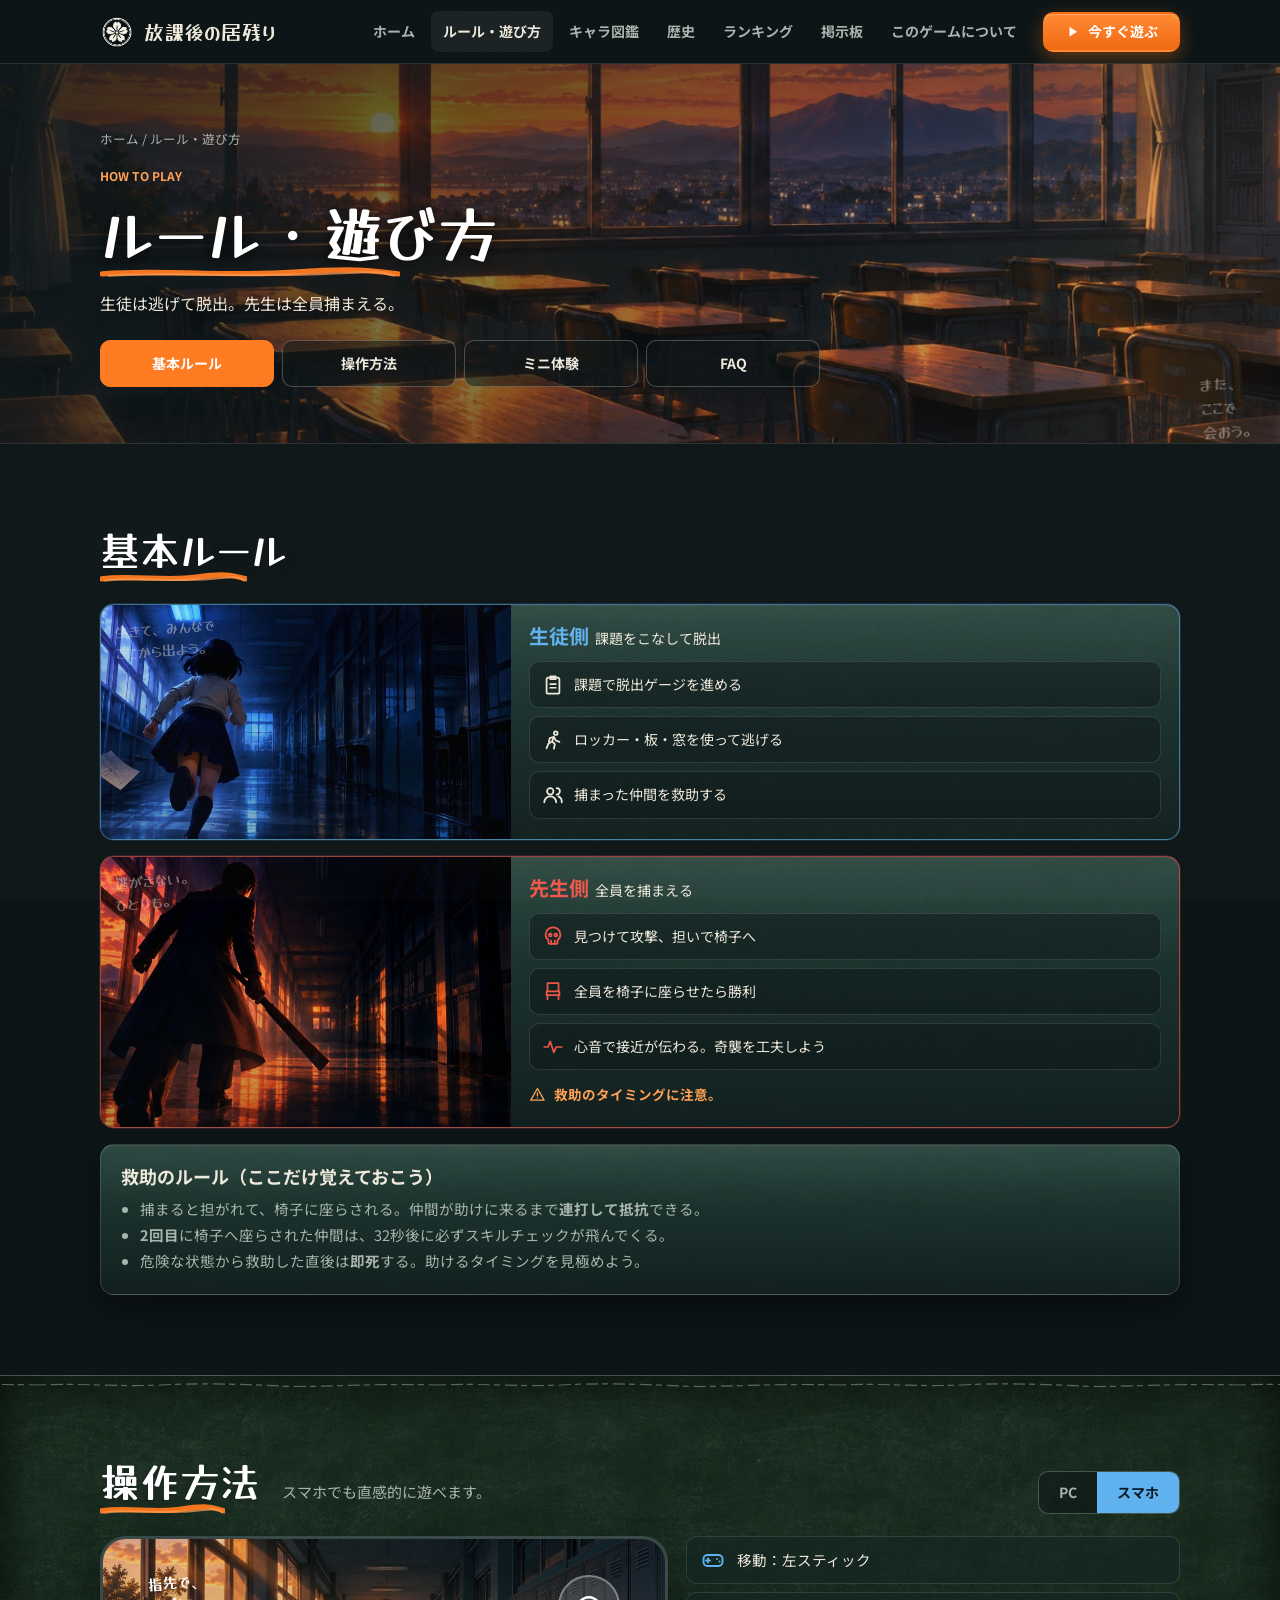
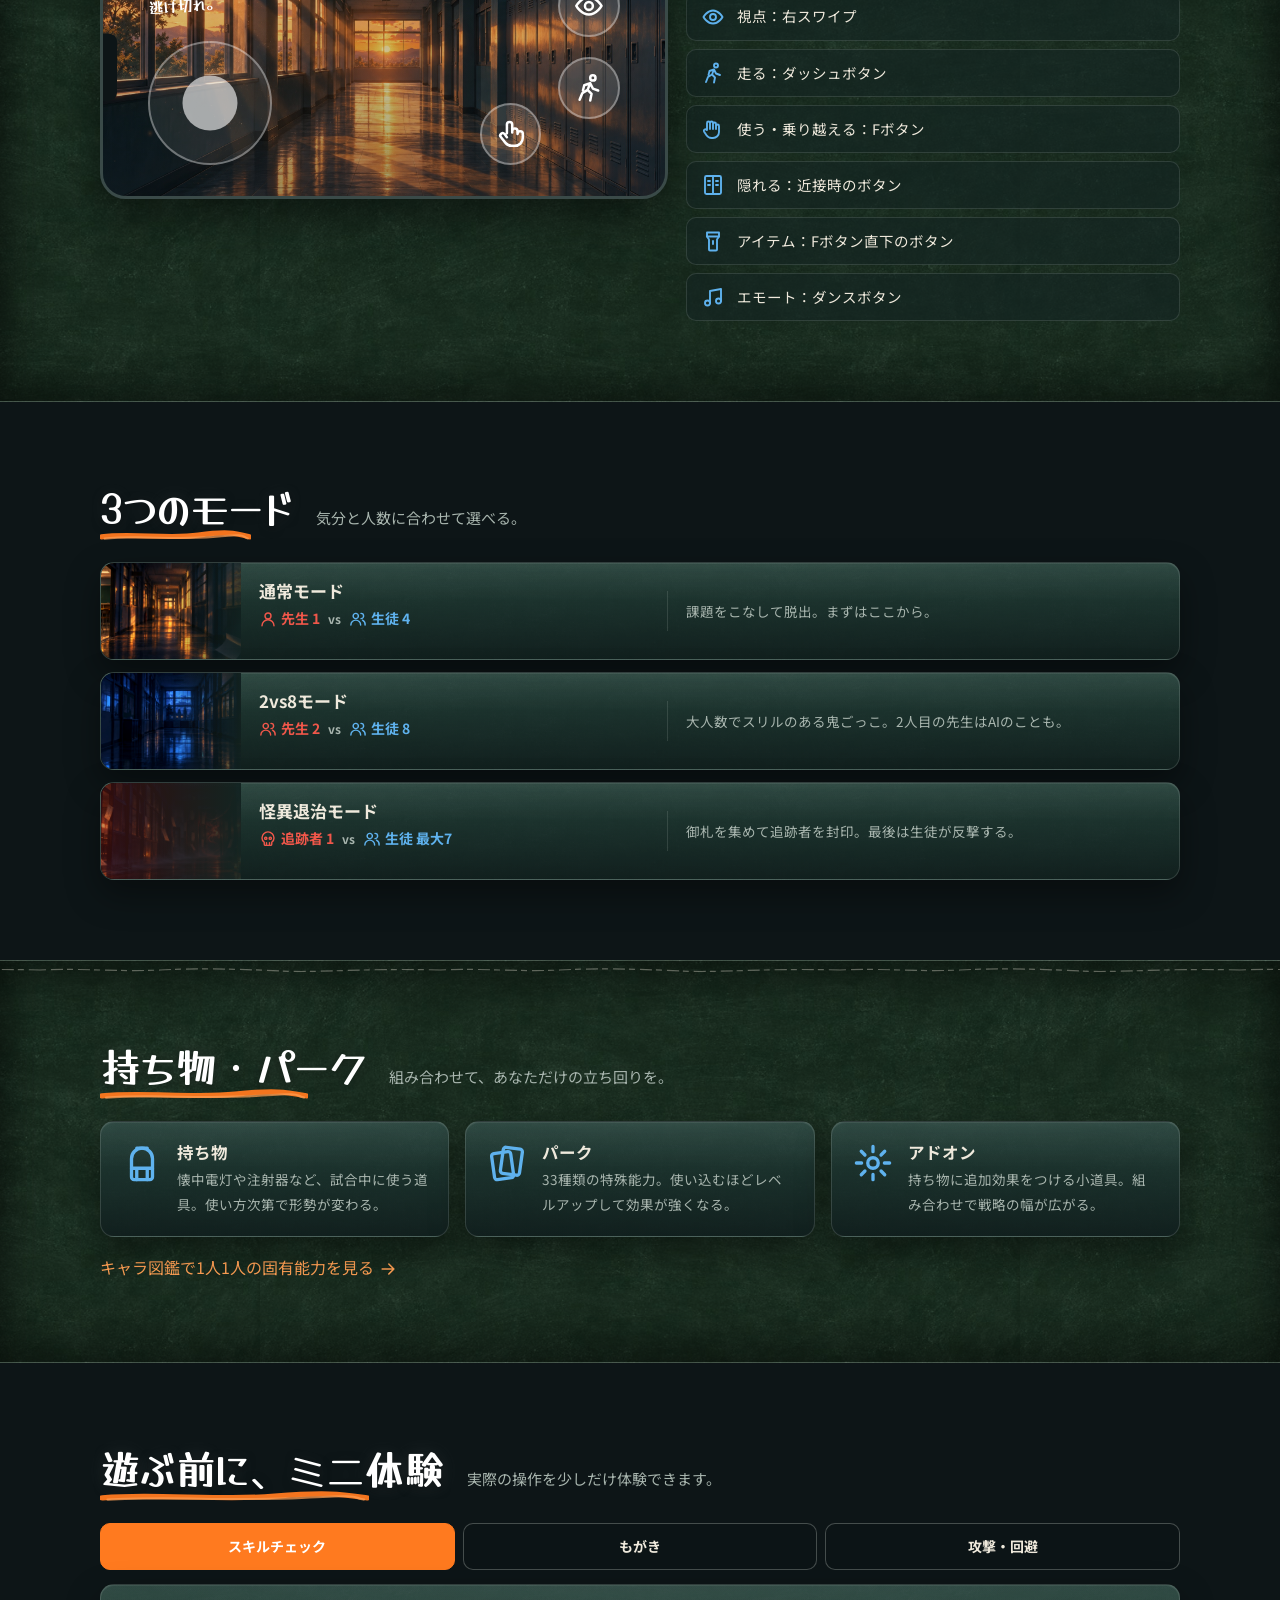
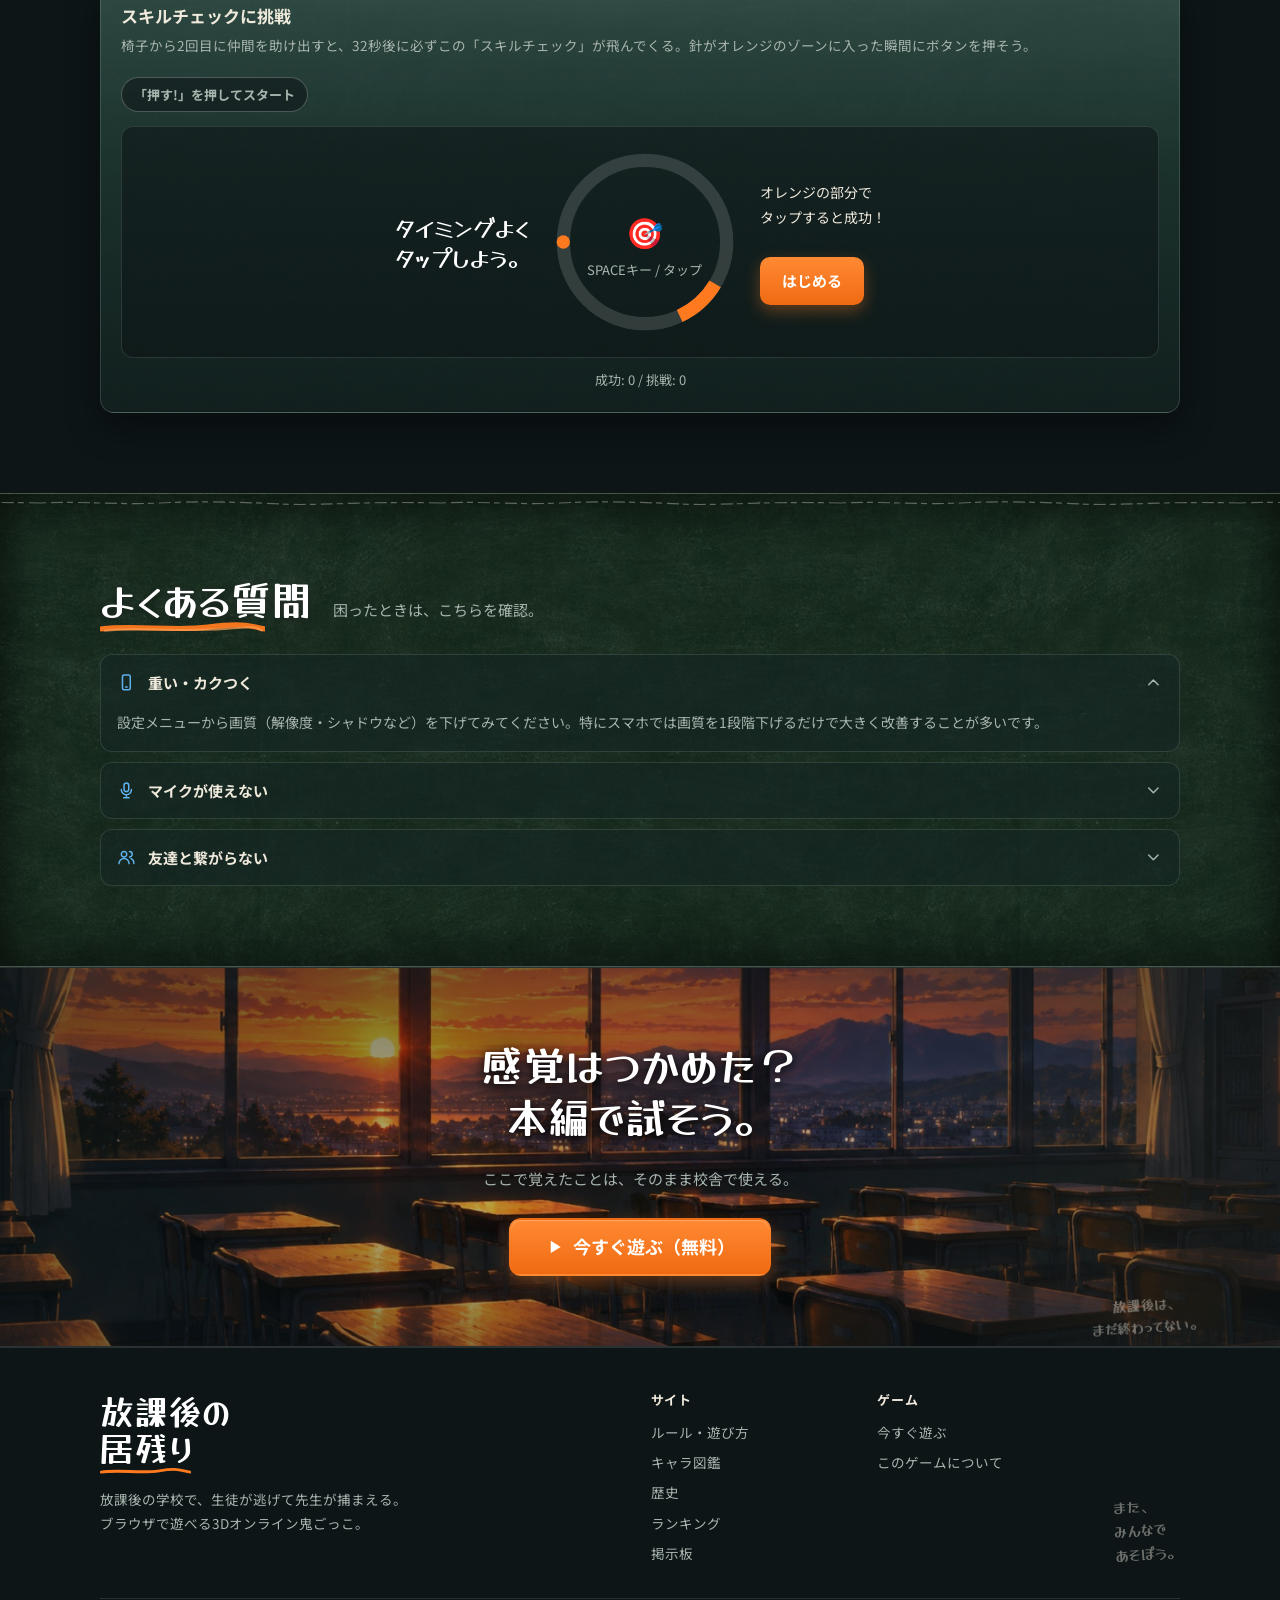
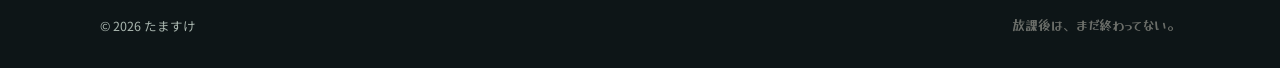
<file: rules.html>
<!DOCTYPE html>
<html lang="ja">
<head>
<meta charset="UTF-8">
<meta name="viewport" content="width=device-width, initial-scale=1, viewport-fit=cover">
<title>ルール・遊び方 | 放課後の居残り</title>
<meta name="description" content="生徒は逃げて脱出、先生は全員捕まえる。基本ルール・操作方法・3つのモード・ミニ体験・よくある質問。">
<meta property="og:title" content="ルール・遊び方 | 放課後の居残り">
<meta property="og:description" content="生徒は逃げて脱出、先生は全員捕まえる。基本ルール・操作方法・3つのモード・ミニ体験・よくある質問。">
<meta property="og:image" content="https://houkago-inokori.com/img/ogp.png">
<meta property="og:url" content="https://houkago-inokori.com/rules.html">
<meta property="og:type" content="website">
<meta property="og:site_name" content="放課後の居残り">
<meta name="twitter:card" content="summary_large_image">
<meta name="theme-color" content="#0d1517">
<link rel="icon" href="img/favicon.png" type="image/png" sizes="512x512">
<link rel="apple-touch-icon" href="img/apple-touch-icon.png">
<link rel="preconnect" href="https://fonts.googleapis.com">
<link rel="preconnect" href="https://fonts.gstatic.com" crossorigin>
<link rel="stylesheet" href="https://fonts.googleapis.com/css2?family=Noto+Sans+JP:wght@400;700&family=Yusei+Magic&display=swap">
<link rel="stylesheet" href="css/style.css">
<link rel="preload" as="image" href="img/bg/window.jpg" fetchpriority="high">
</head>
<body>
<a class="skip-link" href="#main">本文へ</a>
<div class="grain" aria-hidden="true"></div>
<header class="site-header">
  <div class="container">
    <a class="brand" href="index.html"><img class="brand__mark" src="img/logo-mark.png" alt="" width="34" height="34" decoding="async"><span class="brand__name">放課後の居残り</span></a>
    <div class="header__spacer"></div>
    <nav class="nav-desktop" aria-label="メインメニュー"><a href="index.html">ホーム</a><a href="rules.html">ルール・遊び方</a><a href="characters.html">キャラ図鑑</a><a href="history.html">歴史</a><a href="ranking.html">ランキング</a><a href="board.html">掲示板</a><a href="about.html">このゲームについて</a></nav>
    <a class="btn btn--primary header__cta" href="https://tanakatakeshi811-spec.github.io/houkago-inokori/"><svg class="ic " aria-hidden="true"><use href="#i-play"/></svg>今すぐ遊ぶ</a>
    <button class="nav-toggle" aria-label="メニューを開く" aria-expanded="false"><svg class="ic " aria-hidden="true"><use href="#i-menu"/></svg></button>
  </div>
</header>
<div class="drawer">
  <div class="drawer__backdrop"></div>
  <div class="drawer__panel" role="dialog" aria-label="メニュー">
    <div class="drawer__head"><span class="drawer__title">MENU</span><button class="nav-toggle drawer__close" aria-label="メニューを閉じる"><svg class="ic " aria-hidden="true"><use href="#i-x"/></svg></button></div>
    <nav><a href="index.html">ホーム<svg class="ic " aria-hidden="true"><use href="#i-chevron-right"/></svg></a><a href="rules.html">ルール・遊び方<svg class="ic " aria-hidden="true"><use href="#i-chevron-right"/></svg></a><a href="characters.html">キャラ図鑑<svg class="ic " aria-hidden="true"><use href="#i-chevron-right"/></svg></a><a href="history.html">歴史<svg class="ic " aria-hidden="true"><use href="#i-chevron-right"/></svg></a><a href="ranking.html">ランキング<svg class="ic " aria-hidden="true"><use href="#i-chevron-right"/></svg></a><a href="board.html">掲示板<svg class="ic " aria-hidden="true"><use href="#i-chevron-right"/></svg></a><a href="about.html">このゲームについて<svg class="ic " aria-hidden="true"><use href="#i-chevron-right"/></svg></a></nav>
    <a class="btn btn--primary btn--block" href="https://tanakatakeshi811-spec.github.io/houkago-inokori/"><svg class="ic " aria-hidden="true"><use href="#i-play"/></svg>今すぐ遊ぶ（無料）</a>
  </div>
</div>
<main id="main">
<section class="page-hero">
  <div class="bg-anim bg-anim--window" aria-hidden="true"></div>
  <div class="bg-rays" aria-hidden="true"></div>
  <div class="container">
    <div class="breadcrumb"><a href="index.html">ホーム</a> / ルール・遊び方</div>
    <div class="eyebrow">HOW TO PLAY</div>
    <h1 class="h-chalk">ルール・遊び方</h1>
    <p class="lead">生徒は逃げて脱出。先生は全員捕まえる。</p><nav class="subnav" aria-label="ページ内リンク"><a href="#basic" class="is-active">基本ルール</a><a href="#controls">操作方法</a><a href="#try">ミニ体験</a><a href="#faq">FAQ</a></nav>
  </div>
  <span class="hand" aria-hidden="true">また、<br>ここで<br>会おう。</span>
</section>

<section class="section" id="basic">
  <div class="container">
    <h2 class="h-chalk reveal" style="margin-bottom:22px">基本ルール</h2>
    <div class="grid" style="gap:16px" data-stagger>
      <div class="card rule-card rule-card--student card--blue reveal">
        <div class="rule-card__art"><span class="hand role-card__hand">生きて、みんなで<br>ここから出よう。</span></div>
        <div class="rule-card__body">
          <h3 class="rule-card__title t-blue">生徒側<small>課題をこなして脱出</small></h3>
          <ul class="role-card__list">
            <li><svg class="ic " aria-hidden="true"><use href="#i-clipboard"/></svg>課題で脱出ゲージを進める</li>
            <li><svg class="ic " aria-hidden="true"><use href="#i-run"/></svg>ロッカー・板・窓を使って逃げる</li>
            <li><svg class="ic " aria-hidden="true"><use href="#i-users"/></svg>捕まった仲間を救助する</li>
          </ul>
        </div>
      </div>
      <div class="card rule-card rule-card--teacher card--red reveal reveal--d1">
        <div class="rule-card__art"><span class="hand role-card__hand">逃がさない。<br>ひとりも。</span></div>
        <div class="rule-card__body role-card--red">
          <h3 class="rule-card__title t-red">先生側<small>全員を捕まえる</small></h3>
          <ul class="role-card__list">
            <li><svg class="ic " aria-hidden="true"><use href="#i-skull"/></svg>見つけて攻撃、担いで椅子へ</li>
            <li><svg class="ic " aria-hidden="true"><use href="#i-chair"/></svg>全員を椅子に座らせたら勝利</li>
            <li><svg class="ic " aria-hidden="true"><use href="#i-pulse"/></svg>心音で接近が伝わる。奇襲を工夫しよう</li>
          </ul>
          <div class="role-card__warn"><svg class="ic " aria-hidden="true"><use href="#i-alert"/></svg>救助のタイミングに注意。</div>
        </div>
      </div>
    </div>
    <div class="card" style="margin-top:16px">
      <h3 class="card__title">救助のルール（ここだけ覚えておこう）</h3>
      <ul class="card__text">
        <li>捕まると担がれて、椅子に座らされる。仲間が助けに来るまで<b>連打して抵抗</b>できる。</li>
        <li><b>2回目</b>に椅子へ座らされた仲間は、32秒後に必ずスキルチェックが飛んでくる。</li>
        <li>危険な状態から救助した直後は<b>即死</b>する。助けるタイミングを見極めよう。</li>
      </ul>
    </div>
  </div>
</section>

<section class="section section--board" id="controls">
  <div class="container">
    <div class="head-row reveal" style="justify-content:space-between">
      <div class="head-row" style="margin:0"><h2 class="h-chalk">操作方法</h2><p class="lead">スマホでも直感的に遊べます。</p></div>
      <div class="toggle" role="group" aria-label="端末の切り替え"><button type="button" data-device="pc" aria-pressed="false">PC</button><button type="button" data-device="sp" aria-pressed="true">スマホ</button></div>
    </div>
    <div class="controls reveal">
      <div class="phone-mock" id="ctl-mock-sp">
        <div class="phone-mock__notch"></div>
        <span class="phone-mock__hand hand" aria-hidden="true">指先で、<br>逃げ切れ。</span>
        <div class="phone-mock__stick"></div>
        <div class="phone-mock__btn" style="right:8%;top:14%"><svg class="ic " aria-hidden="true"><use href="#i-eye"/></svg></div>
        <div class="phone-mock__btn" style="right:8%;bottom:30%"><svg class="ic " aria-hidden="true"><use href="#i-run"/></svg></div>
        <div class="phone-mock__btn" style="right:22%;bottom:12%"><svg class="ic " aria-hidden="true"><use href="#i-tap"/></svg></div>
      </div>
      <div class="pc-mock" id="ctl-mock-pc" hidden>
        <div class="pc-mock__screen">
          <span class="pc-mock__hand hand" aria-hidden="true">キーボードで、<br>逃げ切れ。</span>
        </div>
        <div class="pc-mock__stand" aria-hidden="true"></div>
        <div class="pc-mock__desk">
          <div class="keycaps" aria-hidden="true">
            <div class="keycap-row"><span class="keycap">Q</span><span class="keycap is-on">W</span><span class="keycap">E</span><span class="keycap">R</span><span class="keycap">T</span></div>
            <div class="keycap-row"><span class="keycap is-on">A</span><span class="keycap is-on">S</span><span class="keycap is-on">D</span><span class="keycap">F</span><span class="keycap">H</span></div>
            <div class="keycap-row"><span class="keycap keycap--wide">Shift</span><span class="keycap keycap--space">space</span></div>
          </div>
          <div class="mouse" aria-hidden="true"><span class="mouse__wheel"></span></div>
        </div>
      </div>
      <div class="keys" id="ctl-sp" data-stagger>
        <div class="key-row"><svg class="ic " aria-hidden="true"><use href="#i-gamepad"/></svg>移動：左スティック</div>
        <div class="key-row"><svg class="ic " aria-hidden="true"><use href="#i-eye"/></svg>視点：右スワイプ</div>
        <div class="key-row"><svg class="ic " aria-hidden="true"><use href="#i-run"/></svg>走る：ダッシュボタン</div>
        <div class="key-row"><svg class="ic " aria-hidden="true"><use href="#i-hand"/></svg>使う・乗り越える：Fボタン</div>
        <div class="key-row"><svg class="ic " aria-hidden="true"><use href="#i-locker"/></svg>隠れる：近接時のボタン</div>
        <div class="key-row"><svg class="ic " aria-hidden="true"><use href="#i-flashlight"/></svg>アイテム：Fボタン直下のボタン</div>
        <div class="key-row"><svg class="ic " aria-hidden="true"><use href="#i-music"/></svg>エモート：ダンスボタン</div>
      </div>
      <div class="keys" id="ctl-pc" hidden>
        <div class="key-row"><svg class="ic " aria-hidden="true"><use href="#i-gamepad"/></svg>移動：<span><span class="kbd">W</span><span class="kbd">A</span><span class="kbd">S</span><span class="kbd">D</span></span></div>
        <div class="key-row"><svg class="ic " aria-hidden="true"><use href="#i-eye"/></svg>視点：マウス</div>
        <div class="key-row"><svg class="ic " aria-hidden="true"><use href="#i-run"/></svg>走る：<span class="kbd">Shift</span></div>
        <div class="key-row"><svg class="ic " aria-hidden="true"><use href="#i-hand"/></svg>行動（課題・救助・攻撃）：<span><span class="kbd">E</span> / 左クリック</span></div>
        <div class="key-row"><svg class="ic " aria-hidden="true"><use href="#i-door"/></svg>使う・乗り越える・板を倒す：<span class="kbd">F</span></div>
        <div class="key-row"><svg class="ic " aria-hidden="true"><use href="#i-locker"/></svg>隠れる：<span class="kbd">H</span></div>
        <div class="key-row"><svg class="ic " aria-hidden="true"><use href="#i-zap"/></svg>固有能力：<span><span class="kbd">Q</span>　能力2：<span class="kbd">R</span></span></div>
        <div class="key-row"><svg class="ic " aria-hidden="true"><use href="#i-music"/></svg>エモート：<span class="kbd">T</span>　マイク：<span class="kbd">2</span></div>
      </div>
    </div>
  </div>
</section>

<section class="section">
  <div class="container">
    <div class="head-row reveal"><h2 class="h-chalk">3つのモード</h2><p class="lead">気分と人数に合わせて選べる。</p></div>
    <div class="grid" style="gap:12px" data-stagger>
      <div class="card mode-row mode-row--1 reveal"><div class="mode-row__art"></div><div class="mode-row__body"><h3 class="mode-row__title">通常モード</h3><div class="vs"><span class="vs__side vs__side--red"><svg class="ic " aria-hidden="true"><use href="#i-user"/></svg>先生 1</span><span class="vs__x">vs</span><span class="vs__side vs__side--blue"><svg class="ic " aria-hidden="true"><use href="#i-users"/></svg>生徒 4</span></div></div><p class="mode-row__text">課題をこなして脱出。まずはここから。</p></div>
      <div class="card mode-row mode-row--2 reveal"><div class="mode-row__art"></div><div class="mode-row__body"><h3 class="mode-row__title">2vs8モード</h3><div class="vs"><span class="vs__side vs__side--red"><svg class="ic " aria-hidden="true"><use href="#i-users"/></svg>先生 2</span><span class="vs__x">vs</span><span class="vs__side vs__side--blue"><svg class="ic " aria-hidden="true"><use href="#i-users"/></svg>生徒 8</span></div></div><p class="mode-row__text">大人数でスリルのある鬼ごっこ。2人目の先生はAIのことも。</p></div>
      <div class="card mode-row mode-row--3 reveal"><div class="mode-row__art"></div><div class="mode-row__body"><h3 class="mode-row__title">怪異退治モード</h3><div class="vs"><span class="vs__side vs__side--red"><svg class="ic " aria-hidden="true"><use href="#i-skull"/></svg>追跡者 1</span><span class="vs__x">vs</span><span class="vs__side vs__side--blue"><svg class="ic " aria-hidden="true"><use href="#i-users"/></svg>生徒 最大7</span></div></div><p class="mode-row__text">御札を集めて追跡者を封印。最後は生徒が反撃する。</p></div>
    </div>
  </div>
</section>

<section class="section section--board">
  <div class="container">
    <div class="head-row reveal"><h2 class="h-chalk">持ち物・パーク</h2><p class="lead">組み合わせて、あなただけの立ち回りを。</p></div>
    <div class="grid grid--3" data-stagger>
      <div class="card func-card reveal"><svg class="ic " aria-hidden="true"><use href="#i-backpack"/></svg><div><h3 class="func-card__title">持ち物</h3><p class="func-card__text">懐中電灯や注射器など、試合中に使う道具。使い方次第で形勢が変わる。</p></div></div>
      <div class="card func-card reveal reveal--d1"><svg class="ic " aria-hidden="true"><use href="#i-cards"/></svg><div><h3 class="func-card__title">パーク</h3><p class="func-card__text">33種類の特殊能力。使い込むほどレベルアップして効果が強くなる。</p></div></div>
      <div class="card func-card reveal reveal--d2"><svg class="ic " aria-hidden="true"><use href="#i-gear"/></svg><div><h3 class="func-card__title">アドオン</h3><p class="func-card__text">持ち物に追加効果をつける小道具。組み合わせで戦略の幅が広がる。</p></div></div>
    </div>
    <p style="margin-top:16px"><a href="characters.html">キャラ図鑑で1人1人の固有能力を見る <svg class="ic " aria-hidden="true"><use href="#i-arrow-right"/></svg></a></p>
  </div>
</section>

<section class="section" id="try">
  <div class="container">
    <div class="head-row reveal"><h2 class="h-chalk">遊ぶ前に、ミニ体験</h2><p class="lead">実際の操作を少しだけ体験できます。</p></div>
    <div class="tabs reveal" role="tablist" aria-label="ミニ体験の切り替え">
      <button type="button" role="tab" aria-selected="true" data-mg="mg-skillcheck">スキルチェック</button>
      <button type="button" role="tab" aria-selected="false" data-mg="mg-mash">もがき</button>
      <button type="button" role="tab" aria-selected="false" data-mg="mg-dodge">攻撃・回避</button>
    </div>

    <div class="card mg is-active reveal" id="mg-skillcheck" role="tabpanel">
      <div class="mg-head">
        <h3>スキルチェックに挑戦</h3>
        <p>椅子から2回目に仲間を助け出すと、32秒後に必ずこの「スキルチェック」が飛んでくる。針がオレンジのゾーンに入った瞬間にボタンを押そう。</p>
        <div><span class="mg-status" id="sc-status">タップして開始</span></div>
      </div>
      <div class="mg-stage">
        <div class="mg-stage__hint">タイミングよく<br>タップしよう。</div>
        <div class="qte-ring">
          <svg viewBox="0 0 200 200" aria-hidden="true">
            <circle class="track" cx="100" cy="100" r="86"></circle>
            <circle class="zone" id="sc-zone" cx="100" cy="100" r="86" stroke-dasharray="0 540" stroke-dashoffset="0"></circle>
            <circle id="sc-needle" cx="100" cy="14" r="7" fill="#ff7a1f"></circle>
          </svg>
          <div class="qte-center"><div><div id="sc-result" style="font-size:30px">🎯</div><div>SPACEキー / タップ</div></div></div>
        </div>
        <div class="mg-stage__side">
          <p>オレンジの部分で<br>タップすると成功！</p>
          <button type="button" class="mg-btn" id="sc-btn"><svg class="ic " aria-hidden="true"><use href="#i-tap"/></svg>タップして開始</button>
        </div>
      </div>
      <div class="mg-foot" id="sc-foot">成功: 0 / 挑戦: 0</div>
    </div>

    <div class="card mg reveal" id="mg-mash" role="tabpanel">
      <div class="mg-head">
        <h3>もがき（拘束からの抵抗）</h3>
        <p>先生に担がれてしまった時は、両手を交互に連打して抵抗できる。制限時間内にゲージを満タンにしよう。（PCは ← → または A / D）</p>
        <div><span class="mg-status" id="mash-status">タップして開始</span></div>
      </div>
      <div class="mg-stage" style="flex-direction:column;gap:14px">
        <div class="mash-meter" style="max-width:520px;width:100%"><div class="mash-fill" id="mash-fill"></div></div>
        <div class="mash-buttons">
          <button type="button" class="mash-key" id="mash-left" aria-label="左手（←キー / Aキー）">L</button>
          <button type="button" class="mash-key" id="mash-right" aria-label="右手（→キー / Dキー）">R</button>
        </div>
        <div class="mg-foot" id="mash-time" style="margin:0">残り 6.0秒</div>
      </div>
      <div style="display:flex;justify-content:center;margin-top:14px"><button type="button" class="mg-btn" id="mash-start">スタート</button></div>
    </div>

    <div class="card mg reveal" id="mg-dodge" role="tabpanel">
      <div class="mg-head">
        <h3>攻撃・回避のコツ</h3>
        <p>先生は攻撃の前に一瞬「構え」を見せる。その構えを見てからよけボタンを押そう。早すぎても遅すぎても被弾する。</p>
        <div><span class="mg-status" id="dodge-status">タップして開始</span></div>
      </div>
      <div class="mg-stage">
        <div class="dodge-flash" id="dodge-flash"></div>
        <div class="dodge-windup" id="dodge-windup">構え！</div>
        <div class="dodge-stage">
          <div class="dodge-lane"></div>
          <div class="dodge-teacher" id="dodge-teacher" style="left:6%">🧑‍🏫</div>
          <div class="dodge-player">🏃</div>
        </div>
      </div>
      <div style="display:flex;justify-content:center;margin-top:14px"><button type="button" class="mg-btn" id="dodge-btn">はじめる</button></div>
      <div class="mg-foot" id="dodge-foot">成功: 0 / 挑戦: 0</div>
    </div>
  </div>
</section>

<section class="section section--board" id="faq">
  <div class="container">
    <div class="head-row reveal"><h2 class="h-chalk">よくある質問</h2><p class="lead">困ったときは、こちらを確認。</p></div>
    <div class="faq" data-stagger>
      <details open><summary><svg class="ic " aria-hidden="true"><use href="#i-phone"/></svg>重い・カクつく<svg class="ic faq__chev" aria-hidden="true"><use href="#i-chevron-down"/></svg></summary><div class="faq__body">設定メニューから画質（解像度・シャドウなど）を下げてみてください。特にスマホでは画質を1段階下げるだけで大きく改善することが多いです。</div></details>
      <details><summary><svg class="ic " aria-hidden="true"><use href="#i-mic"/></svg>マイクが使えない<svg class="ic faq__chev" aria-hidden="true"><use href="#i-chevron-down"/></svg></summary><div class="faq__body">ブラウザがマイクの使用許可を求めるポップアップを出しているはずなので「許可」を選んでください。誤って拒否した場合は、アドレスバー付近のサイト設定からマイク権限を許可し直してください。</div></details>
      <details><summary><svg class="ic " aria-hidden="true"><use href="#i-users"/></svg>友達と繋がらない<svg class="ic faq__chev" aria-hidden="true"><use href="#i-chevron-down"/></svg></summary><div class="faq__body">部屋コードに誤りがないか確認してください。数字・記号を含めて完全に一致している必要があります。それでも繋がらない場合は、時間を置いてもう一度部屋を作り直してみてください。</div></details>
    </div>
  </div>
</section>

<section class="cta-band">
  <div class="bg-anim bg-anim--window" aria-hidden="true"></div>
  <div class="bg-rays" aria-hidden="true"></div>
  <div class="container reveal">
    <h2 class="h-chalk h-chalk--plain">感覚はつかめた？<br>本編で試そう。</h2>
    <p class="lead lead--center">ここで覚えたことは、そのまま校舎で使える。</p>
    <a class="btn btn--primary btn--lg" href="https://tanakatakeshi811-spec.github.io/houkago-inokori/"><svg class="ic " aria-hidden="true"><use href="#i-play"/></svg>今すぐ遊ぶ（無料）</a>
  </div>
  <span class="hand" aria-hidden="true">放課後は、<br>まだ終わってない。</span>
</section>

</main>
<footer class="site-footer">
  <div class="container">
    <div class="footer-grid">
      <div>
        <div class="footer__logo">放課後の<br>居残り</div>
        <p class="footer__desc">放課後の学校で、生徒が逃げて先生が捕まえる。ブラウザで遊べる3Dオンライン鬼ごっこ。</p>
      </div>
      <div class="footer__cols">
        <div class="footer__col"><h4>サイト</h4><a href="rules.html">ルール・遊び方</a><a href="characters.html">キャラ図鑑</a><a href="history.html">歴史</a><a href="ranking.html">ランキング</a><a href="board.html">掲示板</a></div>
        <div class="footer__col"><h4>ゲーム</h4><a href="https://tanakatakeshi811-spec.github.io/houkago-inokori/">今すぐ遊ぶ</a><a href="about.html">このゲームについて</a></div>
      </div>
      <div class="footer__hand"><span class="hand">また、<br>みんなで<br>あそぼう。</span></div>
    </div>
    <div class="footer__bottom"><span>&copy; <span data-year>2026</span> たますけ</span><span class="hand">放課後は、まだ終わってない。</span></div>
  </div>
</footer>
<script src="js/common.js"></script>
<script src="js/minigames.js"></script>
<script src="js/rules.js"></script>
</body>
</html>
</file>
<file: css/style.css>
/* ==========================================================================
   「放課後の居残り」公式サイト 共通スタイル
   -------------------------------------------------------------------------
   世界観: 放課後の、誰もいない校舎。夕暮れのオレンジ × 黒板のグリーン × チョークの白。
   フレームワーク不使用・ビルド不要。CSS変数を先頭にまとめてあるので、色や背景画像を
   変えたいときは :root だけ触ればよい。
   ========================================================================== */

/* ---------- 1. トークン（色・フォント・背景画像） ---------- */
:root {
  /* 色 */
  --ink: #0d1517;            /* いちばん暗い背景（ページ外周） */
  --bg: #12201f;             /* 通常の背景 */
  --board: #1a2e29;          /* 黒板グリーン（カード・帯） */
  --board-2: #22403a;        /* 黒板グリーン 明るめ */
  --line: rgba(230, 240, 230, 0.13);
  --line-strong: rgba(230, 240, 230, 0.26);
  --chalk: #efe9dc;          /* 本文テキスト（チョーク白） */
  --chalk-dim: #a8b5ae;      /* 補足テキスト */
  --chalk-faint: rgba(239, 233, 220, 0.42);
  --orange: #ff7a1f;         /* 夕暮れオレンジ（CTA・アクセント） */
  --orange-2: #ffa054;
  --red: #f0574a;            /* 先生側 */
  --blue: #5fb2ee;           /* 生徒側 */
  --green: #6fd08c;
  --yellow: #ffd166;
  --purple: #b48cf2;

  /* 文字 */
  --font-body: "Noto Sans JP", "Hiragino Sans", "Hiragino Kaku Gothic ProN", "Yu Gothic", "Meiryo", system-ui, sans-serif;
  --font-chalk: "Yusei Magic", "Hiragino Maru Gothic ProN", "Yu Gothic", sans-serif;

  /* 背景画像。AI生成の絵に差し替えるときは img/bg/ の同名ファイルを置き換えるだけでよい */
  --bg-window: url("../img/bg/window.jpg");
  --bg-corridor: url("../img/bg/corridor.jpg");
  --bg-board: url("../img/bg/board.jpg");
  /* 場面ごとの一枚絵。差し替えるときは img/bg/ の同名ファイルを置き換える */
  --bg-hero: url("../img/bg/hero.jpg");
  --art-student: url("../img/bg/howto-student.jpg");
  --art-teacher: url("../img/bg/howto-teacher.jpg");
  --art-mode1: url("../img/bg/mode-standard.jpg");
  --art-mode2: url("../img/bg/mode-2vs8.jpg");
  --art-mode3: url("../img/bg/mode-kaii.jpg");

  /* 寸法 */
  --container: 1120px;
  --gutter: 20px;
  --radius: 14px;
  --radius-lg: 20px;
  --header-h: 64px;
  --shadow: 0 18px 40px rgba(0, 0, 0, 0.45);
}

/* ---------- 2. リセット・基礎 ---------- */
*, *::before, *::after { box-sizing: border-box; }
html { scroll-behavior: smooth; -webkit-text-size-adjust: 100%; }
body {
  margin: 0;
  font-family: var(--font-body);
  font-size: 16px;
  line-height: 1.8;
  color: var(--chalk);
  background: var(--ink);
  overflow-x: hidden;
  -webkit-font-smoothing: antialiased;
}
img, svg, video { max-width: 100%; height: auto; display: block; }
a { color: var(--orange-2); text-decoration: none; }
a:hover { text-decoration: underline; text-underline-offset: 3px; }
button { font: inherit; color: inherit; cursor: pointer; border: 0; background: none; padding: 0; }
input { font: inherit; }
h1, h2, h3, h4 { margin: 0; line-height: 1.3; font-weight: 700; }
p { margin: 0 0 1em; }
p:last-child { margin-bottom: 0; }
ul { margin: 0; padding-left: 1.3em; }
:focus-visible { outline: 3px solid var(--orange); outline-offset: 3px; border-radius: 4px; }

[hidden] { display: none !important; }

.skip-link {
  position: absolute; left: 8px; top: -60px; z-index: 1000;
  background: var(--orange); color: #111; padding: 8px 14px; border-radius: 8px; font-weight: 700;
}
.skip-link:focus { top: 8px; }

.container { width: 100%; max-width: var(--container); margin: 0 auto; padding: 0 var(--gutter); }
.container--narrow { max-width: 860px; }

/* チョーク粉ノイズ（画面全体にうっすら） */
.grain {
  position: fixed; inset: 0; pointer-events: none; z-index: 5; opacity: 0.55;
  background-image: url("data:image/svg+xml,%3Csvg xmlns='http://www.w3.org/2000/svg' width='160' height='160'%3E%3Cfilter id='n'%3E%3CfeTurbulence type='fractalNoise' baseFrequency='0.9' numOctaves='2' stitchTiles='stitch'/%3E%3CfeColorMatrix values='0 0 0 0 1 0 0 0 0 1 0 0 0 0 1 0 0 0 0.05 0'/%3E%3C/filter%3E%3Crect width='100%25' height='100%25' filter='url(%23n)'/%3E%3C/svg%3E");
}

/* アイコン（common.js が <svg> スプライトを注入する） */
.ic { width: 1.25em; height: 1.25em; flex: none; stroke: currentColor; fill: none; stroke-width: 1.9; stroke-linecap: round; stroke-linejoin: round; vertical-align: -0.28em; display: inline-block; }
.ic--lg { width: 1.7em; height: 1.7em; }
.ic--xl { width: 2.4em; height: 2.4em; }

/* チョーク文字（見出しや手書きの一言） */
.chalk { font-family: var(--font-chalk); font-weight: 400; letter-spacing: 0.02em; }
.hand { font-family: var(--font-chalk); color: var(--chalk-faint); font-size: 15px; line-height: 1.6; transform: rotate(-4deg); display: inline-block; }
.hand--orange { color: var(--orange-2); opacity: 0.9; }

/* ---------- 3. ボタン ---------- */
.btn {
  display: inline-flex; align-items: center; justify-content: center; gap: 8px;
  min-height: 46px; padding: 10px 22px; border-radius: 10px;
  font-weight: 700; font-size: 15px; line-height: 1.2; white-space: nowrap;
  border: 2px solid transparent; transition: transform 0.15s, box-shadow 0.15s, background 0.15s;
}
.btn:hover { text-decoration: none; transform: translateY(-1px); }
.btn:active { transform: translateY(0); }
.btn--primary { background: linear-gradient(180deg, #ff8a33, #f06a12); color: #fff; box-shadow: 0 6px 18px rgba(255, 122, 31, 0.35), inset 0 1px 0 rgba(255, 255, 255, 0.25); position: relative; overflow: hidden; }
.btn--primary::after { content: ""; position: absolute; top: -40%; bottom: -40%; left: -30%; width: 40%; transform: skewX(-20deg) translateX(-120%); background: linear-gradient(90deg, transparent, rgba(255, 255, 255, 0.35), transparent); transition: transform 0.6s ease; pointer-events: none; }
.btn--primary:hover::after { transform: skewX(-20deg) translateX(420%); }
.btn--glow { animation: glow 2.6s ease-in-out infinite; }
@keyframes glow { 0%, 100% { box-shadow: 0 6px 18px rgba(255, 122, 31, 0.35), inset 0 1px 0 rgba(255, 255, 255, 0.25); } 50% { box-shadow: 0 10px 34px rgba(255, 122, 31, 0.7), inset 0 1px 0 rgba(255, 255, 255, 0.25); } }
.btn--primary:hover { box-shadow: 0 10px 24px rgba(255, 122, 31, 0.45), inset 0 1px 0 rgba(255, 255, 255, 0.25); }
.btn--outline { background: rgba(10, 20, 20, 0.35); color: var(--chalk); border-color: var(--line-strong); }
.btn--outline:hover { border-color: var(--chalk); }
.btn--lg { min-height: 58px; padding: 14px 34px; font-size: 18px; border-radius: 12px; }
.btn--block { width: 100%; }
.btn .ic { width: 1.1em; height: 1.1em; }

/* ---------- 4. ヘッダー ---------- */
.site-header {
  position: sticky; top: 0; z-index: 50;
  height: var(--header-h);
  background: rgba(13, 21, 23, 0.86);
  backdrop-filter: blur(10px); -webkit-backdrop-filter: blur(10px);
  border-bottom: 1px solid var(--line);
}
.site-header .container { height: 100%; display: flex; align-items: center; gap: 8px; }
.brand { display: inline-flex; align-items: center; gap: 8px; color: var(--chalk); font-family: var(--font-chalk); font-size: 17px; line-height: 1; min-width: 0; }
.brand:hover { text-decoration: none; }
.brand__mark { width: 30px; height: 30px; flex: none; object-fit: contain; filter: drop-shadow(0 1px 4px rgba(0, 0, 0, 0.5)); }
.brand__name { white-space: nowrap; overflow: hidden; text-overflow: ellipsis; }
.header__spacer { flex: 1; }
.nav-desktop { display: none; gap: 4px; }
.nav-desktop a { color: var(--chalk-dim); font-size: 14px; font-weight: 700; padding: 8px 12px; border-radius: 8px; }
.nav-desktop a:hover, .nav-desktop a[aria-current="page"] { color: var(--chalk); background: rgba(255, 255, 255, 0.06); text-decoration: none; }
.header__cta { min-height: 38px; padding: 6px 12px; font-size: 13px; flex: none; }
.nav-toggle { flex: none; width: 44px; height: 44px; display: inline-flex; align-items: center; justify-content: center; border-radius: 10px; color: var(--chalk); }
.nav-toggle:hover { background: rgba(255, 255, 255, 0.08); }
.nav-toggle .ic { width: 28px; height: 28px; }

/* ドロワー（スマホ・タブレット用） */
.drawer {
  position: fixed; inset: 0; z-index: 60; display: none;
}
.drawer.is-open { display: block; }
.drawer__backdrop { position: absolute; inset: 0; background: rgba(0, 0, 0, 0.6); }
.drawer__panel {
  position: absolute; top: 0; right: 0; bottom: 0; width: min(320px, 86vw);
  background: var(--board); border-left: 1px solid var(--line-strong);
  padding: 18px 20px 30px; overflow-y: auto; box-shadow: var(--shadow);
  transform: translateX(20px); opacity: 0; transition: transform 0.22s, opacity 0.22s;
}
.drawer.is-open .drawer__panel { transform: none; opacity: 1; }
.drawer__head { display: flex; align-items: center; justify-content: space-between; margin-bottom: 14px; }
.drawer__title { font-family: var(--font-chalk); font-size: 18px; }
.drawer nav a { display: flex; align-items: center; justify-content: space-between; padding: 14px 6px; border-bottom: 1px solid var(--line); color: var(--chalk); font-weight: 700; }
.drawer nav a:hover { text-decoration: none; color: var(--orange-2); }
.drawer nav a[aria-current="page"] { color: var(--orange-2); }
.drawer nav a .ic { color: var(--chalk-dim); }
.drawer .btn { margin-top: 22px; }

@media (min-width: 480px) {
  .site-header .container { gap: 14px; }
  .brand { font-size: 20px; gap: 10px; }
  .brand__mark { width: 34px; height: 34px; }
  .header__cta { min-height: 40px; padding: 8px 16px; font-size: 14px; }
}
@media (min-width: 1024px) {
  .nav-desktop { display: flex; }
  .nav-toggle { display: none; }
  .header__cta { padding: 8px 20px; }
}
@media (prefers-reduced-motion: reduce) {
  html { scroll-behavior: auto; }
  .drawer__panel { transition: none; }
}

/* ---------- 5. セクション共通 ---------- */
.section { padding: 56px 0; position: relative; }
.section--tight { padding: 40px 0; }
.section--board { position: relative; background: var(--board) var(--bg-board) center / 760px repeat; border-top: 1px solid var(--line); border-bottom: 1px solid var(--line); }
.section--board > .container { position: relative; z-index: 2; }
.section--board { box-shadow: inset 0 22px 44px rgba(0, 0, 0, 0.35), inset 0 -22px 44px rgba(0, 0, 0, 0.35); }
.section--board::after { content: ""; position: absolute; inset: 0; pointer-events: none; opacity: 0.85; background: var(--bg-board) center / 560px repeat; mix-blend-mode: soft-light; }
.section--ink { background: var(--ink); }
.section-head { margin-bottom: 26px; }
.eyebrow { font-size: 12px; letter-spacing: 0.22em; color: var(--orange-2); font-weight: 700; text-transform: uppercase; margin-bottom: 8px; }
.eyebrow--blue { color: var(--blue); }
.h-chalk {
  font-family: var(--font-chalk); font-weight: 400; font-size: clamp(28px, 4.6vw, 40px); line-height: 1.25; color: #fff;
  position: relative; display: inline-block; padding-bottom: 8px;
}
/* オレンジの手描き下線 */
.h-chalk::after {
  content: ""; position: absolute; left: 0; bottom: -2px; width: 78%; max-width: 300px; height: 12px;
  background: url("data:image/svg+xml,%3Csvg xmlns='http://www.w3.org/2000/svg' viewBox='0 0 200 14' preserveAspectRatio='none'%3E%3Cpath d='M2 8 C 40 3, 90 11, 130 6 S 180 4, 198 8' fill='none' stroke='%23ff7a1f' stroke-width='6' stroke-linecap='round' opacity='.95'/%3E%3Cpath d='M6 10 C 50 6, 100 12, 150 8 S 185 7, 196 10' fill='none' stroke='%23ffa054' stroke-width='2.5' stroke-linecap='round' opacity='.7'/%3E%3C/svg%3E") no-repeat left center / 100% 100%;
  transform-origin: left center; transform: scaleX(0); transition: transform 0.7s cubic-bezier(0.2, 0.7, 0.2, 1) 0.15s;
}
.in-view .h-chalk::after, .h-chalk.in-view::after, .no-io .h-chalk::after { transform: scaleX(1); }
.h-chalk { text-shadow: 0 0 22px rgba(255, 255, 255, 0.12), 0 2px 10px rgba(0, 0, 0, 0.5); }
.h-chalk--center { display: block; text-align: center; }
.h-chalk--center::after { left: 50%; transform: translateX(-50%); }
.h-chalk--plain::after { display: none; }
.lead { color: var(--chalk-dim); font-size: 15px; max-width: 640px; }
.lead--center { margin-left: auto; margin-right: auto; text-align: center; }
.head-row { display: flex; align-items: baseline; gap: 16px 22px; flex-wrap: wrap; margin-bottom: 22px; }
.head-row .lead { margin: 0; }
.center { text-align: center; }

/* グリッド */
.grid { display: grid; gap: 16px; }
.grid--2 { grid-template-columns: 1fr; }
.grid--3 { grid-template-columns: 1fr; }
.grid--4 { grid-template-columns: 1fr 1fr; }
@media (min-width: 640px) {
  .grid--2 { grid-template-columns: repeat(2, 1fr); }
  .grid--3 { grid-template-columns: repeat(3, 1fr); }
  .grid--4 { grid-template-columns: repeat(4, 1fr); }
}
@media (min-width: 900px) {
  .section { padding: 80px 0; }
  .section--tight { padding: 56px 0; }
}

/* カード */
.card {
  background:
    linear-gradient(180deg, rgba(255, 255, 255, 0.06), rgba(255, 255, 255, 0) 40%),
    linear-gradient(180deg, rgba(32, 62, 56, 0.8), rgba(15, 29, 28, 0.93)),
    var(--bg-board) center / 560px repeat;
  border: 1px solid rgba(230, 240, 230, 0.15); border-radius: var(--radius);
  padding: 20px; position: relative;
  box-shadow: inset 0 1px 0 rgba(255, 255, 255, 0.07), 0 14px 34px rgba(0, 0, 0, 0.38);
}
.card::after {
  content: ""; position: absolute; inset: 0; border-radius: inherit; pointer-events: none;
  background: radial-gradient(120% 70% at 50% -30%, rgba(255, 255, 255, 0.07), transparent 60%);
}
.card--hover { transition: transform 0.25s cubic-bezier(0.2, 0.7, 0.2, 1), border-color 0.25s, box-shadow 0.25s; }
.card--hover:hover { transform: translateY(-4px); border-color: rgba(255, 160, 84, 0.45); box-shadow: inset 0 1px 0 rgba(255, 255, 255, 0.07), 0 22px 44px rgba(0, 0, 0, 0.5), 0 0 0 1px rgba(255, 122, 31, 0.15); }
.card__title { font-size: 18px; margin-bottom: 8px; }
.card__text { color: var(--chalk-dim); font-size: 14.5px; }
.card--blue { border-color: rgba(95, 178, 238, 0.55); box-shadow: 0 0 0 1px rgba(95, 178, 238, 0.15), inset 0 1px 0 rgba(255, 255, 255, 0.04); }
.card--red { border-color: rgba(240, 87, 74, 0.6); box-shadow: 0 0 0 1px rgba(240, 87, 74, 0.15), inset 0 1px 0 rgba(255, 255, 255, 0.04); }
.t-blue { color: var(--blue); }
.t-red { color: var(--red); }
.t-orange { color: var(--orange-2); }
.t-dim { color: var(--chalk-dim); }
.t-small { font-size: 13px; }

/* アイコン付きの横長リスト行 */
.row-list { display: grid; gap: 10px; }
.row {
  display: flex; align-items: center; gap: 14px; padding: 14px 16px;
  background: rgba(20, 38, 35, 0.6); border: 1px solid var(--line); border-radius: 12px; color: var(--chalk);
}
.row:hover { text-decoration: none; border-color: var(--line-strong); }
.row__icon { width: 40px; height: 40px; flex: none; display: grid; place-items: center; color: var(--blue); }
.row__icon .ic { width: 28px; height: 28px; }
.row__body { flex: 1; min-width: 0; }
.row__title { font-weight: 700; font-size: 15.5px; }
.row__sub { color: var(--chalk-dim); font-size: 13.5px; }
.row__sep { color: var(--line-strong); padding: 0 8px; }
.row__end { color: var(--chalk-dim); flex: none; }

/* 帯型CTA */
.cta-band {
  position: relative; overflow: hidden; text-align: center; padding: 70px 0;
  background: var(--ink);
  border-top: 1px solid var(--line); border-bottom: 1px solid var(--line);
}
.cta-band::before { content: ""; position: absolute; inset: 0; z-index: 1; background: radial-gradient(ellipse at 50% 55%, rgba(13, 21, 23, 0.18), rgba(13, 21, 23, 0.6) 82%); }
.cta-band .h-chalk, .cta-band .lead { text-shadow: 0 2px 10px rgba(0, 0, 0, 0.95), 0 6px 30px rgba(0, 0, 0, 0.8); }
.cta-band > .container { position: relative; z-index: 2; }
.cta-band .hand { z-index: 2; }
.cta-band .h-chalk { font-size: clamp(26px, 5vw, 42px); margin-bottom: 14px; }
.cta-band .lead { margin: 0 auto 26px; }
.cta-band .hand { position: absolute; right: 6%; bottom: 8px; font-size: 14px; display: none; }
@media (min-width: 900px) { .cta-band .hand { display: inline-block; } }

/* パンくず */
.breadcrumb { font-size: 12.5px; color: var(--chalk-dim); margin-bottom: 14px; }
.breadcrumb a { color: var(--chalk-dim); }
.breadcrumb a:hover { color: var(--chalk); }

/* ページ帯（下層ページの先頭） */
.page-hero {
  position: relative; overflow: hidden; padding: 44px 0 40px;
  background: var(--ink);
  border-bottom: 1px solid var(--line);
}
.page-hero::before {
  content: ""; position: absolute; inset: 0; z-index: 1;
  background:
    linear-gradient(90deg, rgba(13, 21, 23, 0.8) 0%, rgba(13, 21, 23, 0.42) 48%, rgba(13, 21, 23, 0.08) 100%),
    linear-gradient(180deg, rgba(13, 21, 23, 0.3), transparent 40%);
}
.page-hero .h-chalk, .page-hero .lead { text-shadow: 0 3px 16px rgba(0, 0, 0, 0.9); }
.page-hero .container { position: relative; z-index: 2; }
.page-hero .hand { z-index: 2; }
.page-hero .bg-anim { background-position: center 68%; }
.page-hero .eyebrow, .page-hero .h-chalk, .page-hero .lead, .page-hero .breadcrumb, .page-hero .subnav { animation: chalk-in 0.8s cubic-bezier(0.2, 0.7, 0.2, 1) both; }
.page-hero .h-chalk { animation-delay: 0.15s; animation-duration: 1s; }
.page-hero .lead { animation-delay: 0.45s; }
.page-hero .subnav { animation-delay: 0.6s; }
.page-hero .h-chalk::after { animation: draw 0.7s cubic-bezier(0.2, 0.7, 0.2, 1) 0.9s both; transition: none; }
.page-hero .h-chalk { font-size: clamp(36px, 7vw, 60px); }
.page-hero .lead { margin-top: 12px; font-size: 16px; color: var(--chalk); }
.page-hero .hand { position: absolute; right: 24px; bottom: 0; display: none; }
@media (min-width: 900px) { .page-hero { padding: 64px 0 56px; } .page-hero .hand { display: inline-block; } }
/* 掲示板ページ専用: ヒーローを詰めて投稿一覧までの距離を短くする(下までスクロールしないと投稿が見えない問題の対策) */
.page-hero--tight { padding-bottom: 22px; }
@media (min-width: 900px) { .page-hero--tight { padding-bottom: 30px; } }

/* ---------- 6. トップ：ヒーロー ---------- */
.hero {
  position: relative; overflow: hidden; min-height: calc(100svh - var(--header-h)); display: flex; align-items: center;
  background: var(--ink);
  padding: 44px 0 56px;
}
.bg-anim { position: absolute; inset: -3%; background: var(--ink) var(--bg-corridor) center / cover no-repeat; filter: saturate(1.12) contrast(1.06); will-change: transform; animation: kenburns 26s ease-in-out infinite alternate; }
.bg-anim--window { background-image: var(--bg-window); background-position: center 62%; }
.bg-anim--corridor { background-image: var(--bg-hero); }
.bg-rays { position: absolute; inset: 0; pointer-events: none; mix-blend-mode: screen; opacity: 0.55;
  background: linear-gradient(104deg, transparent 30%, rgba(255, 170, 80, 0.16) 44%, transparent 50%, rgba(255, 200, 120, 0.1) 58%, transparent 66%);
  background-size: 220% 100%; animation: rays 14s ease-in-out infinite alternate; }
.dust { position: absolute; inset: 0; pointer-events: none; overflow: hidden; }
.dust span { position: absolute; bottom: -10px; width: 4px; height: 4px; border-radius: 50%; background: rgba(255, 230, 190, 0.85); box-shadow: 0 0 8px rgba(255, 200, 120, 0.8); opacity: 0; animation: drift linear infinite; }
@keyframes kenburns { from { transform: scale(1); } to { transform: scale(1.07) translateY(-1.2%); } }
/* トップの絵は文字入りなので、動きをさらに小さくして両端を見せる */
.hero .bg-anim { inset: -1.5%; animation-name: kenburns-hero; }
@keyframes kenburns-hero { from { transform: scale(1); } to { transform: scale(1.035) translateY(-0.8%); } }
@keyframes rays { from { background-position: 0% 0; } to { background-position: 100% 0; } }
@keyframes drift { 0% { transform: translate3d(0, 0, 0); opacity: 0; } 12% { opacity: 0.9; } 88% { opacity: 0.7; } 100% { transform: translate3d(var(--dx, 20px), -110vh, 0); opacity: 0; } }
.hero::before {
  content: ""; position: absolute; inset: 0; z-index: 1;
  background:
    radial-gradient(56% 42% at 50% 52%, rgba(8, 14, 16, 0.34) 0%, rgba(8, 14, 16, 0.12) 62%, transparent 100%),
    linear-gradient(180deg, rgba(13, 21, 23, 0.34) 0%, rgba(13, 21, 23, 0) 30%, rgba(13, 21, 23, 0.26) 80%, rgba(13, 21, 23, 0.85) 100%);
}
.hero::after { content: ""; position: absolute; left: 0; right: 0; bottom: 0; height: 120px; z-index: 1; background: linear-gradient(180deg, transparent, var(--bg)); }
.hero .container { position: relative; z-index: 2; text-align: center; }
.hero .bg-rays, .hero .dust { z-index: 1; }
/* 登場アニメ（チョークが浮かび上がる） */
.hero__logo, .hero__lead, .hero__sub, .hero__cta, .hero__badges { animation: chalk-in 0.9s cubic-bezier(0.2, 0.7, 0.2, 1) both; }
.hero__logo { animation-delay: 0.15s; animation-duration: 1.2s; }
.hero__lead { animation-delay: 0.7s; }
.hero__sub { animation-delay: 0.85s; }
.hero__cta { animation-delay: 1s; }
.hero__badges { animation-delay: 1.15s; }
@keyframes chalk-in { from { opacity: 0; transform: translateY(18px); filter: blur(8px); letter-spacing: 0.08em; } to { opacity: 1; transform: none; filter: blur(0); letter-spacing: 0; } }
@keyframes draw { from { transform: scaleX(0); } to { transform: scaleX(1); } }
.hero__tag { font-family: var(--font-chalk); color: var(--orange-2); font-size: clamp(15px, 2.4vw, 20px); margin-bottom: 8px; text-shadow: 0 2px 12px rgba(0, 0, 0, 0.9); }
.hero__logo { margin: 0 0 6px; display: flex; justify-content: center; }
.hero__logo img {
  width: min(88vw, 620px); height: auto;
  filter: drop-shadow(0 8px 30px rgba(0, 0, 0, 0.75)) drop-shadow(0 0 40px rgba(255, 140, 60, 0.2));
}
@media (min-width: 900px) { .hero__logo img { width: min(60vw, 700px); } }
.hero__lead { font-family: var(--font-chalk); font-size: clamp(22px, 4.2vw, 32px); color: #fff; line-height: 1.4; margin: 22px 0 8px; text-shadow: 0 3px 16px rgba(0, 0, 0, 0.85); }
.hero__sub { color: var(--chalk); font-size: 14.5px; margin-bottom: 26px; text-shadow: 0 2px 12px rgba(0, 0, 0, 0.9); }
.hero__cta { display: flex; flex-direction: column; align-items: center; gap: 12px; }
.hero__badges { display: flex; flex-wrap: wrap; justify-content: center; gap: 8px; margin-top: 26px; }
.badge {
  display: inline-flex; align-items: center; gap: 6px; padding: 6px 12px; border-radius: 999px;
  background: rgba(13, 21, 23, 0.55); border: 1px solid var(--line-strong); font-size: 12.5px; font-weight: 700; color: var(--chalk);
}
.badge .ic { width: 1.1em; height: 1.1em; color: var(--blue); }
.hero .hand { position: absolute; z-index: 2; animation: chalk-in 1.2s ease 1.4s both; }
.hero .hand--l { left: 4%; top: 26%; }
.hero .hand--r { right: 4%; bottom: 20%; transform: rotate(3deg); }
@media (max-width: 899px) { .hero .hand { display: none; } }
@media (min-width: 640px) {
  .hero__cta { flex-direction: row; justify-content: center; }
}

/* ---------- 7. トップ：各セクション ---------- */
/* 追われる側か、追う側か */
.intro { display: grid; gap: 28px; align-items: start; }
.intro .h-chalk { font-size: clamp(30px, 5vw, 44px); }
.intro .lead { margin-top: 12px; color: var(--chalk); font-size: 16px; }
.feature-list { display: grid; gap: 10px; }
.feature { display: flex; gap: 14px; align-items: flex-start; padding: 14px 16px; background: rgba(20, 38, 35, 0.6); border: 1px solid var(--line); border-radius: 12px; }
.feature__icon { color: var(--blue); width: 36px; height: 36px; flex: none; display: grid; place-items: center; }
.feature__icon .ic { width: 28px; height: 28px; }
.feature__title { font-weight: 700; font-size: 15.5px; }
.feature__text { color: var(--chalk-dim); font-size: 13.5px; }
@media (min-width: 900px) { .intro { grid-template-columns: 1.1fr 1fr; gap: 44px; align-items: center; } }

/* どんなゲーム？（生徒側／先生側） */
.role-card { display: grid; grid-template-columns: 1fr; overflow: hidden; padding: 0; }
.role-card__art { min-height: 210px; position: relative; background: var(--ink) var(--bg-corridor) center / cover no-repeat; }
.role-card__art::after { content: ""; position: absolute; inset: 0; }
.role-card--blue .role-card__art::after { background: linear-gradient(205deg, rgba(16, 48, 84, 0.06) 40%, rgba(13, 21, 23, 0.4) 100%); }
.role-card--red .role-card__art::after { background: linear-gradient(205deg, rgba(110, 26, 26, 0.06) 40%, rgba(13, 21, 23, 0.4) 100%); }
.role-card__figure { position: absolute; left: 50%; bottom: 0; transform: translateX(-50%); height: 88%; width: auto; opacity: 0.95; filter: drop-shadow(0 6px 14px rgba(0, 0, 0, 0.6)); }
.role-card__hand { position: absolute; left: 14px; top: 12px; z-index: 1; font-size: 14px; }
.role-card__glyph { position: absolute; right: 10px; bottom: -8px; z-index: 1; font-family: var(--font-chalk); font-size: 120px; line-height: 1; opacity: 0.9; text-shadow: 0 0 30px currentColor; }
.role-card--blue .role-card__glyph, .card--blue .role-card__glyph { color: rgba(95, 178, 238, 0.55); }
.role-card--red .role-card__glyph, .card--red .role-card__glyph { color: rgba(240, 87, 74, 0.55); }
.role-card__body { padding: 20px; }
.role-card__title { font-size: 20px; margin-bottom: 4px; }
.role-card__title small { font-size: 14px; font-weight: 400; color: var(--chalk-dim); margin-left: 8px; }
.role-card__body p { color: var(--chalk); font-size: 14.5px; }
.role-card__list { list-style: none; padding: 0; display: grid; gap: 8px; margin-top: 12px; }
.role-card__list li { display: flex; gap: 10px; align-items: center; padding: 10px 12px; background: rgba(13, 21, 23, 0.45); border: 1px solid var(--line); border-radius: 10px; font-size: 14px; }
.role-card__list .ic { width: 22px; height: 22px; }
.role-card--blue .role-card__list .ic { color: var(--blue); }
.role-card--red .role-card__list .ic { color: var(--red); }
.role-card__warn { display: flex; gap: 8px; align-items: center; color: var(--orange-2); font-size: 13.5px; margin-top: 12px; font-weight: 700; }
@media (min-width: 640px) {
  .role-card { grid-template-columns: 42% 1fr; }
  .role-card__art { min-height: 100%; }
}

/* 数字で見る */
.stats { display: grid; grid-template-columns: repeat(2, 1fr); gap: 12px; }
.stat { text-align: center; padding: 20px 8px; border-right: 1px solid var(--line); }
.stat:nth-child(2n) { border-right: 0; }
.stat__num { font-family: var(--font-chalk); font-size: clamp(48px, 9vw, 76px); line-height: 1; font-weight: 400; }
.stat__label { color: var(--chalk-dim); font-size: 13.5px; margin-top: 8px; }
.stat--red .stat__num { color: var(--red); }
.stat--blue .stat__num { color: var(--blue); }
.stat--orange .stat__num { color: var(--orange-2); }
.stat--green .stat__num { color: var(--green); }
@media (min-width: 640px) {
  .stats { grid-template-columns: repeat(4, 1fr); }
  .stat:nth-child(2n) { border-right: 1px solid var(--line); }
  .stat:last-child { border-right: 0; }
}
.stats-wrap { position: relative; }
.stats-wrap .hand { position: absolute; right: 0; top: -34px; display: none; }
@media (min-width: 900px) { .stats-wrap .hand { display: inline-block; } }

/* 3つの対戦モード */
.mode-card { padding: 0; overflow: hidden; display: flex; flex-direction: column; }
.mode-card__art { height: 160px; position: relative; background: var(--ink) var(--bg-corridor) center / cover no-repeat; }
.mode-card__art::after { content: ""; position: absolute; inset: 0; background: linear-gradient(180deg, rgba(13, 21, 23, 0) 45%, rgba(20, 38, 35, 0.86) 100%); }
.mode-card--2 .mode-card__art { background-image: var(--bg-window); }
.mode-card--3 .mode-card__art::after { background: linear-gradient(180deg, rgba(120, 30, 30, 0.35), rgba(20, 38, 35, 0.95)); }
.mode-card__glyph { position: absolute; right: 16px; top: 12px; font-family: var(--font-chalk); font-size: 64px; line-height: 1; color: rgba(240, 87, 74, 0.8); text-shadow: 0 0 20px rgba(240, 87, 74, 0.6); }
.mode-card__badge { position: absolute; left: 12px; top: 12px; z-index: 1; font-size: 11.5px; font-weight: 700; padding: 3px 9px; border-radius: 6px; background: rgba(13, 21, 23, 0.7); border: 1px solid var(--line-strong); color: var(--chalk); }
.mode-card__body { padding: 16px 18px 20px; }
.mode-card__title { font-size: 19px; margin-bottom: 8px; }
.vs { display: flex; align-items: center; gap: 8px; font-weight: 700; font-size: 14px; margin-bottom: 10px; flex-wrap: wrap; }
.vs__side { display: inline-flex; align-items: center; gap: 4px; }
.vs__side .ic { width: 18px; height: 18px; }
.vs__side--red { color: var(--red); }
.vs__side--blue { color: var(--blue); }
.vs__x { color: var(--chalk-dim); font-size: 12px; }
.mode-card__text { color: var(--chalk-dim); font-size: 14px; }

/* こだわりの機能 */
.func-card { text-align: left; display: flex; gap: 14px; align-items: flex-start; }
.func-card .ic { width: 42px; height: 42px; color: var(--blue); flex: none; }
.func-card__title { font-size: 16.5px; margin-bottom: 4px; }
.func-card__text { color: var(--chalk-dim); font-size: 13.5px; }

/* 友達と遊ぶには（3ステップ） */
.steps { display: grid; gap: 14px; position: relative; }
.step { display: flex; gap: 14px; align-items: flex-start; }
.step__num { font-family: var(--font-chalk); font-size: 22px; width: 46px; height: 46px; border-radius: 50%; border: 2px solid var(--orange); color: var(--orange-2); display: grid; place-items: center; flex: none; }
.step__title { font-weight: 700; font-size: 16px; }
.step__text { color: var(--chalk-dim); font-size: 13.5px; }
.step__arrow { display: none; }
@media (min-width: 900px) {
  .steps { grid-template-columns: 1fr auto 1fr auto 1fr; align-items: center; }
  .step__arrow { display: block; color: var(--chalk-faint); }
  .step__arrow .ic { width: 28px; height: 28px; }
}

/* 最新のアップデート */
.updates { display: grid; gap: 12px; }
.update { display: flex; gap: 14px; align-items: flex-start; }
.update__date { font-family: var(--font-chalk); color: var(--orange-2); font-size: 14px; white-space: nowrap; padding-top: 3px; min-width: 90px; }
.update__title { font-weight: 700; font-size: 15px; }
.update__tag { display: inline-block; font-size: 11px; padding: 1px 8px; border-radius: 999px; border: 1px solid currentColor; margin-right: 8px; vertical-align: 2px; }
.update__body { color: var(--chalk-dim); font-size: 13.5px; }
.updates-link { margin-top: 18px; }
.updates-link .row__icon { color: var(--orange-2); }

/* ---------- 8. フッター ---------- */
.site-footer { background: var(--ink); border-top: 1px solid var(--line); padding: 44px 0 30px; position: relative; overflow: hidden; }
.footer-grid { display: grid; gap: 28px; }
.footer__logo { font-family: var(--font-chalk); font-size: 34px; line-height: 1.1; color: #fff; position: relative; display: inline-block; padding-bottom: 8px; }
.footer__logo::after { content: ""; position: absolute; left: 0; bottom: 0; width: 70%; height: 7px; background: url("data:image/svg+xml,%3Csvg xmlns='http://www.w3.org/2000/svg' viewBox='0 0 200 10' preserveAspectRatio='none'%3E%3Cpath d='M2 6 C 40 2, 90 8, 130 4 S 180 3, 198 6' fill='none' stroke='%23ff7a1f' stroke-width='4' stroke-linecap='round'/%3E%3C/svg%3E") no-repeat left center / 100% 100%; }
.footer__desc { color: var(--chalk-dim); font-size: 13.5px; margin-top: 12px; max-width: 320px; }
.footer__cols { display: grid; grid-template-columns: 1fr 1fr; gap: 18px; }
.footer__col h4 { font-size: 13px; color: var(--chalk); margin-bottom: 8px; letter-spacing: 0.06em; }
.footer__col a { display: block; color: var(--chalk-dim); font-size: 13.5px; padding: 3px 0; }
.footer__col a:hover { color: var(--chalk); }
.footer__hand { align-self: end; }
.footer__bottom { margin-top: 30px; padding-top: 16px; border-top: 1px solid var(--line); display: flex; flex-wrap: wrap; justify-content: space-between; gap: 8px; color: var(--chalk-dim); font-size: 12.5px; }
.footer__bottom .hand { transform: none; font-size: 13px; }
@media (min-width: 900px) {
  .footer-grid { grid-template-columns: 1.2fr 1fr auto; align-items: start; }
}

/* ---------- 9. ルールページ ---------- */
.subnav { display: grid; grid-template-columns: repeat(2, 1fr); gap: 8px; margin-top: 22px; position: relative; z-index: 1; }
.subnav a { display: block; text-align: center; padding: 10px 8px; border-radius: 10px; border: 1px solid var(--line-strong); background: rgba(13, 21, 23, 0.55); color: var(--chalk); font-weight: 700; font-size: 14px; }
.subnav a:hover { text-decoration: none; border-color: var(--chalk); }
.subnav a.is-active { background: var(--orange); border-color: var(--orange); color: #fff; }
@media (min-width: 640px) { .subnav { grid-template-columns: repeat(4, 1fr); max-width: 720px; } }

.rule-card { padding: 0; overflow: hidden; display: grid; grid-template-columns: 1fr; }
.rule-card__art { min-height: 190px; position: relative; background: var(--ink) var(--bg-corridor) center / cover no-repeat; }
.rule-card__art::after { content: ""; position: absolute; inset: 0; background: linear-gradient(205deg, rgba(13, 21, 23, 0.04) 40%, rgba(13, 21, 23, 0.36) 100%); }
.rule-card__art .role-card__figure { height: 82%; }
.rule-card__body { padding: 18px 18px 20px; }
.rule-card__title { font-size: 20px; margin-bottom: 12px; }
.rule-card__title small { font-size: 14px; font-weight: 400; color: var(--chalk); margin-left: 6px; }
@media (min-width: 640px) { .rule-card { grid-template-columns: 38% 1fr; } .rule-card__art { min-height: 100%; } }

/* 操作方法 */
.toggle { display: inline-flex; border: 1px solid var(--line-strong); border-radius: 10px; overflow: hidden; background: rgba(13, 21, 23, 0.55); }
.toggle button { padding: 8px 20px; font-weight: 700; font-size: 14px; color: var(--chalk-dim); }
.toggle button[aria-pressed="true"] { background: var(--blue); color: #0b1a24; }
.controls { display: grid; gap: 18px; }
.phone-mock { position: relative; border-radius: 26px; border: 3px solid #3a4a48; background: var(--ink) var(--bg-corridor) center / cover no-repeat; aspect-ratio: 19.5 / 9; overflow: hidden; box-shadow: var(--shadow); }
.phone-mock::before { content: ""; position: absolute; inset: 0; background: linear-gradient(180deg, rgba(13, 21, 23, 0.05), rgba(13, 21, 23, 0.4)); }
.phone-mock__stick { position: absolute; left: 8%; bottom: 12%; width: 22%; aspect-ratio: 1; border-radius: 50%; border: 2px solid rgba(255, 255, 255, 0.35); background: rgba(255, 255, 255, 0.08); }
.phone-mock__stick::after { content: ""; position: absolute; left: 50%; top: 50%; width: 46%; height: 46%; transform: translate(-50%, -50%); border-radius: 50%; background: rgba(255, 255, 255, 0.6); }
.phone-mock__btn { position: absolute; width: 11%; aspect-ratio: 1; border-radius: 50%; background: rgba(255, 255, 255, 0.12); border: 2px solid rgba(255, 255, 255, 0.35); display: grid; place-items: center; color: #fff; }
.phone-mock__btn .ic { width: 55%; height: 55%; }
.phone-mock__hand { position: absolute; left: 8%; top: 12%; font-size: 15px; color: #fff; }
.phone-mock__notch { position: absolute; left: 0; top: 50%; transform: translateY(-50%); width: 14px; height: 26%; border-radius: 0 8px 8px 0; background: #0d1517; }
/* PC用モック（モニター＋キーボード＋マウス） */
.pc-mock { display: grid; gap: 0; justify-items: center; }
.pc-mock__screen {
  width: 100%; aspect-ratio: 16 / 10; position: relative; overflow: hidden;
  border-radius: 12px 12px 4px 4px; border: 3px solid #3a4a48; border-bottom-width: 14px;
  background: var(--ink) var(--bg-window) center / cover no-repeat; box-shadow: var(--shadow);
}
.pc-mock__screen::before { content: ""; position: absolute; inset: 0; background: linear-gradient(180deg, rgba(13, 21, 23, 0.06), rgba(13, 21, 23, 0.42)); }
.pc-mock__screen::after { content: ""; position: absolute; inset: 0; background: linear-gradient(104deg, transparent 42%, rgba(255, 255, 255, 0.07) 50%, transparent 58%); }
.pc-mock__hand { position: absolute; left: 7%; top: 10%; font-size: 15px; color: #fff; z-index: 1; }
.pc-mock__stand { width: 28%; height: 12px; background: #2b3836; border-radius: 0 0 6px 6px; }
.pc-mock__desk {
  width: 100%; margin-top: 14px; padding: 14px 16px; border-radius: 12px;
  border: 1px solid var(--line); background: rgba(13, 21, 23, 0.55);
  display: flex; align-items: center; justify-content: center; gap: 18px; flex-wrap: wrap;
}
.keycaps { display: grid; gap: 6px; justify-items: center; }
.keycap-row { display: flex; gap: 6px; }
.keycap {
  min-width: 34px; height: 34px; padding: 0 8px; border-radius: 7px;
  display: grid; place-items: center; font-size: 12.5px; font-weight: 700; color: var(--chalk-dim);
  background: linear-gradient(180deg, rgba(255, 255, 255, 0.1), rgba(255, 255, 255, 0.03));
  border: 1px solid var(--line-strong); box-shadow: 0 2px 0 rgba(0, 0, 0, 0.45);
}
.keycap--wide { min-width: 62px; }
.keycap--space { min-width: 120px; }
.keycap.is-on {
  color: #fff; border-color: var(--orange);
  background: linear-gradient(180deg, #ff8a33, #f06a12);
  box-shadow: 0 2px 0 rgba(0, 0, 0, 0.45), 0 0 16px rgba(255, 122, 31, 0.55);
}
.mouse {
  width: 38px; height: 58px; border-radius: 19px / 26px; position: relative;
  border: 2px solid var(--line-strong); background: linear-gradient(180deg, rgba(255, 255, 255, 0.1), rgba(255, 255, 255, 0.03));
}
.mouse::before { content: ""; position: absolute; left: 50%; top: 4px; width: 1px; height: 18px; background: var(--line-strong); }
.mouse__wheel { position: absolute; left: 50%; top: 8px; transform: translateX(-50%); width: 5px; height: 11px; border-radius: 3px; background: var(--orange); box-shadow: 0 0 10px rgba(255, 122, 31, 0.7); }
@media (min-width: 640px) { .pc-mock__desk { gap: 26px; } }
.keys { display: grid; gap: 8px; }
.key-row { display: flex; gap: 12px; align-items: center; padding: 10px 14px; border: 1px solid var(--line); border-radius: 10px; background: rgba(20, 38, 35, 0.6); font-size: 14.5px; }
.key-row .ic { width: 24px; height: 24px; color: var(--blue); }
.kbd { display: inline-block; min-width: 26px; padding: 1px 7px; border-radius: 6px; border: 1px solid var(--line-strong); background: rgba(255, 255, 255, 0.06); font-size: 12.5px; font-weight: 700; text-align: center; margin-right: 2px; }
@media (min-width: 900px) { .controls { grid-template-columns: 1.15fr 1fr; align-items: start; } }

/* モード（ルールページ内、横長） */
.mode-row { display: grid; grid-template-columns: 1fr; padding: 0; overflow: hidden; }
.mode-row__art { height: 110px; position: relative; background: var(--ink) var(--bg-corridor) center / cover no-repeat; }
.mode-row__art::after { content: ""; position: absolute; inset: 0; background: linear-gradient(90deg, rgba(13, 21, 23, 0) 50%, rgba(20, 38, 35, 0.86) 100%); }
.mode-row--2 .mode-row__art { background-image: var(--bg-window); }
.mode-row--3 .mode-row__art::after { background: linear-gradient(90deg, rgba(120, 30, 30, 0.4), rgba(20, 38, 35, 0.95)); }
.mode-row__body { padding: 14px 18px; display: grid; gap: 4px; }
.mode-row__title { font-size: 17px; }
.mode-row__text { color: var(--chalk-dim); font-size: 13.5px; }
@media (min-width: 640px) {
  .mode-row { grid-template-columns: 140px 1fr 1.2fr; align-items: center; }
  .mode-row__art { height: 100%; min-height: 96px; }
  .mode-row__text { border-left: 1px solid var(--line); padding: 8px 0 8px 18px; margin-right: 18px; }
}

/* ミニ体験 */
.tabs { display: grid; grid-template-columns: repeat(3, 1fr); gap: 8px; margin-bottom: 14px; }
.tabs button { padding: 10px 6px; border-radius: 10px; border: 1px solid var(--line-strong); background: rgba(13, 21, 23, 0.55); font-weight: 700; font-size: 14px; color: var(--chalk); }
.tabs button[aria-selected="true"] { background: var(--orange); border-color: var(--orange); color: #fff; }
.mg { display: none; }
.mg.is-active { display: block; }
.mg-head { display: grid; gap: 6px; margin-bottom: 14px; }
.mg-head h3 { font-size: 17px; }
.mg-head p { color: var(--chalk-dim); font-size: 13.5px; }
.mg-status { display: inline-block; font-size: 13px; font-weight: 700; padding: 5px 12px; border-radius: 999px; border: 1px solid var(--line-strong); background: rgba(13, 21, 23, 0.55); color: var(--chalk-dim); }
.mg-status.ok { color: var(--green); border-color: var(--green); }
.mg-status.bad { color: var(--red); border-color: var(--red); }
.mg-stage { display: flex; flex-wrap: wrap; justify-content: center; align-items: center; gap: 20px; padding: 20px; border-radius: 12px; background: rgba(13, 21, 23, 0.55); border: 1px solid var(--line); min-height: 230px; position: relative; overflow: hidden; }
.mg-stage__hint { font-family: var(--font-chalk); font-size: 22px; color: #fff; line-height: 1.4; text-align: center; width: 100%; }
@media (min-width: 640px) { .mg-stage__hint { width: auto; text-align: left; } }
.mg-stage__side { display: grid; gap: 12px; justify-items: center; text-align: center; }
@media (min-width: 640px) { .mg-stage__side { justify-items: start; text-align: left; } }
.mg-stage__side p { color: var(--chalk); font-size: 14px; }
.mg-btn { display: inline-flex; align-items: center; gap: 8px; min-height: 48px; padding: 10px 22px; border-radius: 10px; background: linear-gradient(180deg, #ff8a33, #f06a12); color: #fff; font-weight: 700; font-size: 15px; box-shadow: 0 6px 16px rgba(255, 122, 31, 0.35); user-select: none; -webkit-user-select: none; touch-action: manipulation; }
.mg-btn:active { transform: translateY(1px); }
.mg-foot { color: var(--chalk-dim); font-size: 13px; margin-top: 10px; text-align: center; }
.qte-ring { position: relative; width: 190px; height: 190px; flex: none; }
.qte-ring svg { width: 100%; height: 100%; transform: rotate(-90deg); }
.qte-ring .track { fill: none; stroke: rgba(255, 255, 255, 0.14); stroke-width: 14; }
.qte-ring .zone { fill: none; stroke: var(--orange); stroke-width: 14; }
.qte-center { position: absolute; inset: 0; display: grid; place-items: center; text-align: center; font-size: 13px; color: var(--chalk-dim); }
.mash-meter { width: 100%; height: 18px; border-radius: 999px; background: rgba(255, 255, 255, 0.1); overflow: hidden; border: 1px solid var(--line-strong); }
.mash-fill { height: 100%; width: 0; background: linear-gradient(90deg, var(--orange), var(--yellow)); transition: width 0.08s linear; }
.mash-buttons { display: flex; gap: 20px; justify-content: center; }
.mash-key { width: 88px; height: 88px; border-radius: 50%; border: 3px solid var(--line-strong); background: rgba(255, 255, 255, 0.06); font-family: var(--font-chalk); font-size: 34px; color: #fff; user-select: none; -webkit-user-select: none; touch-action: manipulation; }
.mash-key.pulse { animation: pulse 0.18s ease-out; border-color: var(--orange); }
@keyframes pulse { 0% { transform: scale(0.92); } 100% { transform: scale(1); } }
.dodge-stage { position: relative; width: 100%; max-width: 520px; height: 110px; }
.dodge-lane { position: absolute; left: 0; right: 0; bottom: 22px; height: 3px; background: var(--line-strong); }
.dodge-teacher, .dodge-player { position: absolute; bottom: 24px; font-size: 44px; line-height: 1; }
.dodge-player { right: 4%; }
.dodge-windup { position: absolute; left: 50%; top: 14px; transform: translateX(-50%) scale(0.6); opacity: 0; font-family: var(--font-chalk); color: var(--orange-2); font-size: 26px; transition: transform 0.12s, opacity 0.12s; }
.dodge-windup.show { opacity: 1; transform: translateX(-50%) scale(1); }
.dodge-flash { position: absolute; inset: 0; background: rgba(240, 87, 74, 0.55); opacity: 0; pointer-events: none; }
.dodge-flash.hit { animation: flash 0.4s ease-out; }
@keyframes flash { 0% { opacity: 1; } 100% { opacity: 0; } }

/* FAQ */
.faq { display: grid; gap: 10px; }
.faq details { border: 1px solid var(--line); border-radius: 12px; background: rgba(20, 38, 35, 0.6); }
.faq summary { list-style: none; cursor: pointer; display: flex; align-items: center; gap: 12px; padding: 14px 16px; font-weight: 700; font-size: 15px; }
.faq summary::-webkit-details-marker { display: none; }
.faq summary .ic { color: var(--blue); }
.faq summary .faq__chev { margin-left: auto; color: var(--chalk-dim); transition: transform 0.2s; }
.faq details[open] summary .faq__chev { transform: rotate(180deg); }
.faq__body { padding: 0 16px 16px 16px; color: var(--chalk-dim); font-size: 14px; }

/* ---------- 10. キャラ図鑑 ---------- */
.char-toolbar { display: grid; grid-template-columns: minmax(0, 1fr); gap: 12px; margin-bottom: 18px; }
.char-toolbar > * { min-width: 0; }
.side-tabs { display: grid; grid-template-columns: 1fr 1fr; gap: 10px; }
.side-tab { display: inline-flex; align-items: center; justify-content: center; gap: 8px; min-height: 50px; border-radius: 12px; border: 2px solid var(--line-strong); font-weight: 700; font-size: 17px; background: rgba(13, 21, 23, 0.55); color: var(--chalk); }
.side-tab .ic { width: 22px; height: 22px; }
.side-tab--red[aria-selected="true"] { background: linear-gradient(180deg, rgba(240, 87, 74, 0.9), rgba(190, 50, 40, 0.95)); border-color: var(--red); color: #fff; }
.side-tab--blue[aria-selected="true"] { background: linear-gradient(180deg, rgba(95, 178, 238, 0.9), rgba(40, 110, 170, 0.95)); border-color: var(--blue); color: #fff; }
.side-tab--red { color: var(--red); }
.side-tab--blue { color: var(--blue); }
.search { display: flex; align-items: center; gap: 10px; padding: 0 14px; min-height: 48px; border: 1px solid var(--line-strong); border-radius: 12px; background: rgba(13, 21, 23, 0.55); }
.search input { flex: 1; width: 100%; background: none; border: 0; color: var(--chalk); min-width: 0; font-size: 15px; -webkit-appearance: none; appearance: none; }
.search input::placeholder { color: var(--chalk-faint); }
.search .ic { color: var(--chalk-dim); }
.char-hint { display: flex; align-items: center; gap: 8px; color: var(--chalk-dim); font-size: 13px; justify-content: center; }
.char-grid { display: grid; grid-template-columns: repeat(2, 1fr); gap: 12px; }
.char-card {
  position: relative; overflow: hidden; border-radius: 14px; border: 1.5px solid var(--line-strong); min-height: 150px;
  padding: 14px 14px 12px; text-align: left; display: flex; flex-direction: column; justify-content: flex-end;
  color: #fff; transition: transform 0.16s, box-shadow 0.16s; width: 100%;
}
.char-card:hover { transform: translateY(-3px); box-shadow: var(--shadow); }
.char-card.is-selected { box-shadow: 0 0 0 2px var(--orange), var(--shadow); }
.char-card__glyph { position: absolute; left: -6px; top: -6px; font-family: var(--font-chalk); font-size: 110px; line-height: 1; opacity: 0.12; pointer-events: none; }
.char-card__side { font-size: 12px; font-weight: 700; margin-bottom: 4px; text-shadow: 0 1px 6px rgba(0, 0, 0, 0.8); }
.char-card__name { font-size: 18px; font-weight: 700; line-height: 1.25; text-shadow: 0 2px 8px rgba(0, 0, 0, 0.6); }
.char-card__tag { font-size: 12.5px; opacity: 0.9; display: flex; align-items: center; justify-content: space-between; gap: 6px; margin-top: 6px; }
.char-card--teacher .char-card__side { color: var(--red); }
.char-card--student .char-card__side { color: var(--blue); }
.char-empty { text-align: center; color: var(--chalk-dim); padding: 40px 0; }
.pager { display: flex; align-items: center; justify-content: center; gap: 6px; margin: 22px 0 6px; flex-wrap: wrap; }
.pager__label { color: var(--chalk-dim); font-size: 13px; margin-right: 8px; }
.pager button { min-width: 38px; height: 38px; padding: 0 8px; border-radius: 9px; border: 1px solid var(--line-strong); font-weight: 700; font-size: 14px; background: rgba(13, 21, 23, 0.55); }
.pager button[aria-current="page"] { background: var(--red); border-color: var(--red); color: #fff; }
.pager button:disabled { opacity: 0.35; cursor: default; }
.pager__dots { color: var(--chalk-dim); padding: 0 4px; }
.char-detail { margin-top: 22px; padding: 22px; border-radius: 16px; border: 1.5px solid var(--line-strong); background: linear-gradient(180deg, rgba(34, 64, 58, 0.7), rgba(20, 38, 35, 0.9)); position: relative; overflow: hidden; }
.char-detail[hidden] { display: none; }
.char-detail__bg { position: absolute; right: -20px; top: -30px; font-family: var(--font-chalk); font-size: 220px; line-height: 1; opacity: 0.08; pointer-events: none; }
.char-detail__close { position: absolute; right: 12px; top: 12px; width: 40px; height: 40px; border-radius: 50%; display: grid; place-items: center; background: rgba(13, 21, 23, 0.6); border: 1px solid var(--line-strong); }
.char-detail__head { position: relative; margin-bottom: 14px; padding-right: 48px; }
.char-detail__side { font-size: 12.5px; font-weight: 700; }
.char-detail__name { font-family: var(--font-chalk); font-size: clamp(28px, 6vw, 40px); line-height: 1.2; color: #fff; }
.char-detail__tag { color: var(--chalk-dim); font-size: 14px; }
.char-detail__intro { position: relative; font-size: 14.5px; margin-bottom: 12px; }
.abilities { display: grid; gap: 10px; position: relative; }
.ability { display: grid; grid-template-columns: auto 1fr; gap: 4px 14px; align-items: center; padding: 12px 14px; border-radius: 12px; border: 1px solid var(--line); background: rgba(13, 21, 23, 0.45); }
.ability__label { font-weight: 700; font-size: 15px; }
.ability--teacher .ability__label { color: var(--red); }
.ability--student .ability__label { color: var(--blue); }
.ability__meta { font-size: 11.5px; color: var(--chalk-dim); font-weight: 400; margin-left: 8px; }
.ability__text { color: var(--chalk); font-size: 14px; grid-column: 1 / -1; }
@media (min-width: 640px) { .ability { grid-template-columns: 180px 1fr; } .ability__text { grid-column: auto; } }
.char-cta { margin-top: 18px; padding: 0; display: grid; grid-template-columns: 96px 1fr auto; align-items: center; overflow: hidden; }
.char-cta__art { align-self: stretch; background: var(--ink) var(--bg-corridor) center / cover no-repeat; position: relative; }
.char-cta__art::after { content: ""; position: absolute; inset: 0; background: linear-gradient(90deg, rgba(20, 60, 100, 0.15), rgba(20, 38, 35, 0.82)); }
.char-cta__body { padding: 16px 12px; }
.char-cta__title { font-size: 18px; font-weight: 700; }
.char-cta__text { color: var(--chalk-dim); font-size: 13.5px; }
.char-cta__end { padding: 0 18px; color: var(--chalk-dim); }
.char-cta--red .char-cta__art::after { background: linear-gradient(90deg, rgba(120, 30, 30, 0.2), rgba(20, 38, 35, 0.82)); }
.char-cta--red .char-cta__title { color: var(--red); }
.char-cta--blue .char-cta__title { color: var(--blue); }
@media (min-width: 640px) { .char-grid { grid-template-columns: repeat(3, 1fr); } }
@media (min-width: 900px) {
  .char-toolbar { grid-template-columns: auto minmax(0, 1fr) auto; align-items: center; }
  .side-tabs { grid-template-columns: auto auto; }
  .side-tab { padding: 0 26px; }
  .char-grid { grid-template-columns: repeat(4, 1fr); gap: 14px; }
  .char-card { min-height: 176px; }
}

/* ---------- 11. 歴史（タイムライン） ---------- */
.timeline { position: relative; display: grid; grid-template-columns: minmax(0, 1fr); gap: 22px; padding-left: 0; }
.tl { display: grid; grid-template-columns: 24px minmax(0, 1fr); grid-template-rows: auto auto; gap: 14px; position: relative; min-width: 0; }
.tl__rail { position: relative; grid-column: 1; grid-row: 1 / 3; }
.tl__rail::before { content: ""; position: absolute; left: 11px; top: 0; bottom: -22px; width: 2px; background: var(--line-strong); }
.tl:last-of-type .tl__rail::before { display: none; }
.tl__dot { position: relative; z-index: 1; width: 24px; height: 24px; border-radius: 50%; background: var(--ink); border: 3px solid var(--tl-color, var(--blue)); box-shadow: 0 0 12px color-mix(in srgb, var(--tl-color, var(--blue)) 60%, transparent); margin-top: 14px; }
.tl__date { grid-column: 2; grid-row: 1; font-family: var(--font-chalk); font-size: 16px; color: var(--chalk); margin-bottom: 6px; }
.tl__card { grid-column: 2; grid-row: 2; padding: 16px 18px; min-width: 0; }
.tl__tag { display: inline-block; font-size: 11.5px; font-weight: 700; padding: 2px 10px; border-radius: 999px; border: 1px solid var(--tl-color, var(--blue)); color: var(--tl-color, var(--blue)); margin-bottom: 8px; }
.tl__title { font-size: 17px; margin-bottom: 6px; }
.tl__body { color: var(--chalk-dim); font-size: 14px; }
.tl__end { display: flex; align-items: center; gap: 14px; padding-left: 0; }
.tl__end .tl__dot { margin-top: 0; border-color: var(--chalk-faint); box-shadow: none; }
.tl__end span { font-weight: 700; }
@media (min-width: 640px) {
  .tl { grid-template-columns: 120px 24px minmax(0, 1fr); grid-template-rows: auto; }
  .tl__date { grid-column: 1; grid-row: 1; text-align: right; margin: 12px 0 0; }
  .tl__rail { grid-column: 2; grid-row: 1; }
  .tl__card { grid-column: 3; grid-row: 1; }
  .tl__end { padding-left: 134px; }
}

/* ---------- 12. ランキング ---------- */
.notice { display: flex; align-items: center; gap: 10px; padding: 12px 16px; border-radius: 12px; border: 1px solid rgba(240, 87, 74, 0.6); background: rgba(240, 87, 74, 0.08); font-size: 13.5px; }
.notice .ic { color: var(--red); }
.notice b { color: var(--red); }
.rank-meta { display: flex; flex-wrap: wrap; align-items: center; gap: 8px 18px; padding: 14px 18px; border-radius: 12px; border: 1px solid var(--line-strong); background: rgba(20, 38, 35, 0.6); font-weight: 700; font-size: 15px; margin: 14px 0 18px; }
.rank-meta .ic { color: var(--green); }
.rank-meta__sep { color: var(--line-strong); }
.podium { display: grid; grid-template-columns: repeat(3, 1fr); gap: 8px; align-items: end; padding: 24px 12px 18px; border-radius: 16px; border: 1px solid var(--line-strong); background: rgba(13, 21, 23, 0.5); }
.podium__item { text-align: center; padding: 14px 6px; border-radius: 12px; }
.podium__item--1 { order: 2; background: rgba(255, 209, 102, 0.08); border: 1px solid rgba(255, 209, 102, 0.5); }
.podium__item--2 { order: 1; }
.podium__item--3 { order: 3; }
.podium__rank { font-family: var(--font-chalk); font-size: 22px; line-height: 1; margin-bottom: 8px; display: flex; flex-direction: column; align-items: center; gap: 4px; }
.podium__rank .ic { width: 26px; height: 26px; }
.podium__item--1 .podium__rank { color: var(--yellow); font-size: 30px; }
.podium__item--2 .podium__rank { color: #cfd8dc; }
.podium__item--3 .podium__rank { color: #d9a066; }
.avatar { width: 64px; height: 64px; border-radius: 50%; margin: 0 auto 8px; display: grid; place-items: center; background: rgba(255, 255, 255, 0.08); border: 2px solid var(--line-strong); font-size: 30px; }
.podium__item--1 .avatar { width: 80px; height: 80px; border-color: var(--yellow); font-size: 38px; }
.podium__name { font-weight: 700; font-size: 14px; overflow: hidden; text-overflow: ellipsis; white-space: nowrap; }
.podium__pt { font-family: var(--font-chalk); font-size: 24px; line-height: 1.1; }
.podium__pt small { font-size: 13px; margin-left: 2px; }
.podium__item--1 .podium__pt { color: var(--yellow); font-size: 30px; }
.podium__item--2 .podium__pt { color: var(--blue); }
.podium__item--3 .podium__pt { color: var(--orange-2); }
.rank-list { display: grid; gap: 8px; margin-top: 12px; }
.rank-head, .rank-row__main { display: grid; grid-template-columns: 44px 1fr 56px 56px 56px 28px; align-items: center; gap: 6px; }
.rank-head { padding: 8px 12px; font-size: 12px; color: var(--chalk-dim); font-weight: 700; }
.rank-row { border: 1px solid var(--line); border-radius: 12px; background: rgba(20, 38, 35, 0.6); overflow: hidden; }
.rank-row--1 { border-color: rgba(255, 209, 102, 0.6); }
.rank-row--2 { border-color: rgba(207, 216, 220, 0.4); }
.rank-row--3 { border-color: rgba(217, 160, 102, 0.5); }
.rank-row__main { width: 100%; padding: 10px 12px; text-align: left; font-size: 14.5px; }
.rank-row__rank { font-family: var(--font-chalk); font-size: 18px; text-align: center; }
.rank-row--1 .rank-row__rank { color: var(--yellow); }
.rank-row--2 .rank-row__rank { color: #cfd8dc; }
.rank-row--3 .rank-row__rank { color: #d9a066; }
.rank-row__player { display: flex; align-items: center; gap: 10px; min-width: 0; }
.rank-row__player .avatar { width: 36px; height: 36px; margin: 0; font-size: 18px; flex: none; }
.rank-row__name { font-weight: 700; overflow: hidden; text-overflow: ellipsis; white-space: nowrap; }
.rank-row__num { text-align: right; font-variant-numeric: tabular-nums; }
.rank-row--1 .rank-row__pt { color: var(--yellow); font-weight: 700; }
.rank-row__chev { color: var(--chalk-dim); transition: transform 0.2s; justify-self: end; }
.rank-row[aria-expanded="true"] .rank-row__chev { transform: rotate(180deg); }
.rank-row__detail { display: none; padding: 4px 12px 14px; }
.rank-row.is-open .rank-row__detail { display: block; }
.rank-detail { display: grid; grid-template-columns: 1fr auto 1fr; gap: 8px; align-items: stretch; }
.rank-detail__side { padding: 10px 12px; border-radius: 10px; }
.rank-detail__side--blue { background: rgba(95, 178, 238, 0.1); border: 1px solid rgba(95, 178, 238, 0.4); }
.rank-detail__side--red { background: rgba(240, 87, 74, 0.1); border: 1px solid rgba(240, 87, 74, 0.4); }
.rank-detail__label { font-weight: 700; font-size: 13.5px; display: flex; align-items: center; gap: 6px; }
.rank-detail__side--blue .rank-detail__label { color: var(--blue); }
.rank-detail__side--red .rank-detail__label { color: var(--red); }
.rank-detail__val { font-size: 13px; color: var(--chalk-dim); }
.rank-detail__val b { color: var(--chalk); font-size: 15px; }
.rank-detail__total { display: grid; place-items: center; text-align: center; padding: 6px 10px; border-radius: 12px; background: rgba(13, 21, 23, 0.6); border: 1px solid var(--line-strong); min-width: 96px; }
.rank-detail__total small { font-size: 11px; color: var(--chalk-dim); display: block; }
.rank-detail__total b { font-family: var(--font-chalk); font-size: 22px; color: var(--green); display: block; line-height: 1.1; }
.rank-status { padding: 20px; text-align: center; color: var(--chalk-dim); }
.rank-status.bad { color: var(--red); }
.info-card ul { color: var(--chalk-dim); font-size: 14px; display: grid; gap: 4px; }
.info-card__head { display: flex; align-items: center; gap: 10px; margin-bottom: 8px; }
.info-card__head .ic { color: var(--blue); }
@media (min-width: 640px) {
  .rank-head, .rank-row__main { grid-template-columns: 56px 1fr 90px 90px 90px 32px; }
  .podium { gap: 16px; padding: 30px 20px 20px; }
}
@media (max-width: 480px) {
  .rank-head, .rank-row__main { grid-template-columns: 36px 1fr 48px 44px 44px 22px; font-size: 13px; }
  .rank-row__player .avatar { display: none; }
}

/* ---------- 13. このゲームについて ---------- */
.about-lead { display: grid; grid-template-columns: 1fr; padding: 0; overflow: hidden; }
.about-lead__body { padding: 22px; }
.about-lead__title { font-family: var(--font-chalk); font-size: clamp(24px, 4.5vw, 34px); color: #fff; margin-bottom: 8px; }
.about-lead__art { min-height: 150px; background: var(--ink) var(--bg-corridor) center / cover no-repeat; position: relative; }
.about-lead__art::after { content: ""; position: absolute; inset: 0; background: linear-gradient(90deg, rgba(20, 38, 35, 0.8), rgba(13, 21, 23, 0)); }
@media (min-width: 640px) { .about-lead { grid-template-columns: 1.2fr 1fr; } .about-lead__art { min-height: 100%; } .about-lead__art::after { background: linear-gradient(90deg, rgba(20, 38, 35, 0.92), rgba(13, 21, 23, 0)); } }
.creator { display: flex; gap: 18px; align-items: center; }
.creator__avatar { width: 84px; height: 84px; border-radius: 50%; flex: none; display: grid; place-items: center; background: #0d1517; border: 2px solid var(--line-strong); font-family: var(--font-chalk); font-size: 44px; color: #fff; }
.creator__name { font-size: 20px; font-weight: 700; display: flex; align-items: center; gap: 10px; flex-wrap: wrap; }
.creator__badge { font-size: 11.5px; font-weight: 700; padding: 2px 10px; border-radius: 999px; border: 1px solid var(--blue); color: var(--blue); }
.creator__text { color: var(--chalk-dim); font-size: 14px; }
.credit { display: grid; gap: 14px; }
.credit__main { display: flex; gap: 16px; align-items: center; }
.credit__main .ic { width: 48px; height: 48px; color: #fff; }
.credit__title { font-weight: 700; font-size: 17px; }
.credit__sub { color: var(--chalk-dim); font-size: 13px; }
.credit__list { list-style: none; padding: 0; display: grid; gap: 6px; font-size: 14px; }
.credit__list li { display: flex; gap: 10px; align-items: center; }
.credit__no { font-family: var(--font-chalk); font-size: 12px; width: 26px; height: 26px; border-radius: 50%; border: 1px solid var(--line-strong); display: grid; place-items: center; color: var(--chalk-dim); flex: none; }
@media (min-width: 640px) { .credit { grid-template-columns: 1fr 1fr; align-items: center; } .credit__list { border-left: 1px solid var(--line); padding-left: 22px; } }
.legal { border-left: 3px solid var(--orange); padding-left: 16px; color: var(--chalk-dim); font-size: 14px; }
.legal b { color: var(--chalk); }

/* ---------- 14. スクロール出現 ---------- */
.reveal { opacity: 0; transform: translateY(22px); transition: opacity 0.7s cubic-bezier(0.2, 0.7, 0.2, 1), transform 0.7s cubic-bezier(0.2, 0.7, 0.2, 1); transition-delay: var(--d, 0s); }
.reveal.in-view { opacity: 1; transform: none; }
.reveal--d1 { --d: 0.1s; }
.reveal--d2 { --d: 0.2s; }
.site-header { transition: box-shadow 0.25s, background 0.25s; }
.site-header.is-scrolled { background: rgba(13, 21, 23, 0.96); box-shadow: 0 10px 30px rgba(0, 0, 0, 0.4); }
@media (prefers-reduced-motion: reduce) {
  .reveal, .h-chalk::after { opacity: 1; transform: none; transition: none; animation: none; }
  .bg-anim, .bg-rays, .dust span, .btn--glow, .hero__logo, .hero__lead, .hero__sub, .hero__cta, .hero__badges, .hero .hand,
  .page-hero .eyebrow, .page-hero .h-chalk, .page-hero .lead, .page-hero .breadcrumb, .page-hero .subnav { animation: none !important; }
}

/* ---------- 15. 動きと質感の追加 ---------- */
/* 絵エリアのホバーで奥へズーム */
.role-card__art, .mode-card__art, .rule-card__art, .mode-row__art, .about-lead__art, .char-cta__art { overflow: hidden; }
.role-card__art::before, .mode-card__art::before, .rule-card__art::before, .mode-row__art::before, .about-lead__art::before, .char-cta__art::before {
  content: ""; position: absolute; inset: -6%; background: inherit; transition: transform 0.8s cubic-bezier(0.2, 0.7, 0.2, 1); will-change: transform;
}
.role-card__art, .mode-card__art, .rule-card__art, .mode-row__art, .about-lead__art, .char-cta__art { background-image: none !important; }
.role-card__art::before, .rule-card__art::before, .mode-card__art::before, .mode-row__art::before, .char-cta__art::before, .about-lead__art::before {
  background: var(--ink) var(--art, var(--bg-corridor)) var(--art-pos, center) / cover no-repeat;
  filter: saturate(1.14) contrast(1.07);
}
/* 生徒／先生／3モードの一枚絵 */
.role-card--blue, .rule-card--student { --art: var(--art-student); --art-pos: 38% center; }
.role-card--red, .rule-card--teacher { --art: var(--art-teacher); --art-pos: 30% center; }
.mode-card--1, .mode-row--1 { --art: var(--art-mode1); --art-pos: center 60%; }
.mode-card--2, .mode-row--2 { --art: var(--art-mode2); --art-pos: center 55%; }
.mode-card--3, .mode-row--3 { --art: var(--art-mode3); --art-pos: 62% center; }
.card:hover .role-card__art::before, .card:hover .mode-card__art::before, .card:hover .rule-card__art::before, .card:hover .mode-row__art::before, .char-cta:hover .char-cta__art::before { transform: scale(1.06); }
.role-card__glyph, .mode-card__glyph { transition: transform 0.5s cubic-bezier(0.2, 0.7, 0.2, 1), opacity 0.5s; }
.card:hover .mode-card__glyph { transform: scale(1.08); }

/* 特徴カード・行のホバー */
.feature, .row, .func-card, .step, .key-row { transition: transform 0.25s cubic-bezier(0.2, 0.7, 0.2, 1), border-color 0.25s, background 0.25s; }
.feature:hover, a.row:hover, .func-card:hover { transform: translateX(4px); border-color: rgba(255, 160, 84, 0.4); }
.feature__icon, .row__icon, .func-card > .ic { transition: transform 0.3s cubic-bezier(0.2, 0.7, 0.2, 1), color 0.3s; }
.feature:hover .feature__icon, a.row:hover .row__icon, .func-card:hover > .ic { transform: scale(1.12) rotate(-4deg); color: var(--orange-2); }

/* 数字のカウントアップ */
.stat__num { transition: transform 0.6s cubic-bezier(0.2, 0.7, 0.2, 1); }
.stat.in-view .stat__num { animation: pop 0.6s cubic-bezier(0.2, 0.7, 0.2, 1); }
@keyframes pop { 0% { transform: scale(0.8); } 60% { transform: scale(1.08); } 100% { transform: scale(1); } }

/* ステップ番号の脈動 */
.step__num { position: relative; }
.step__num::after { content: ""; position: absolute; inset: -6px; border-radius: 50%; border: 1px solid rgba(255, 122, 31, 0.5); opacity: 0; }
.step.in-view .step__num::after { animation: ring 1.6s ease-out 0.3s 2; }
@keyframes ring { 0% { transform: scale(0.8); opacity: 0.8; } 100% { transform: scale(1.5); opacity: 0; } }

/* タイムライン：線が伸びて点が灯る */
.tl__rail::before { transform-origin: top; transform: scaleY(0); transition: transform 0.8s cubic-bezier(0.2, 0.7, 0.2, 1) 0.2s; }
.tl.in-view .tl__rail::before { transform: scaleY(1); }
.tl__dot { transform: scale(0.4); opacity: 0; transition: transform 0.5s cubic-bezier(0.2, 0.7, 0.2, 1), opacity 0.5s; }
.tl.in-view .tl__dot { transform: scale(1); opacity: 1; }
.tl__card { transition: transform 0.25s cubic-bezier(0.2, 0.7, 0.2, 1), border-color 0.25s; }
.tl__card:hover { transform: translateX(4px); border-color: var(--tl-color, var(--blue)); }

/* 図鑑：カードが順番に現れる */
.char-card { animation: card-in 0.5s cubic-bezier(0.2, 0.7, 0.2, 1) both; animation-delay: calc(var(--i, 0) * 45ms); }
@keyframes card-in { from { opacity: 0; transform: translateY(16px) scale(0.97); } to { opacity: 1; transform: none; } }
.char-card__glyph { transition: transform 0.5s cubic-bezier(0.2, 0.7, 0.2, 1), opacity 0.5s; }
.char-card:hover .char-card__glyph { transform: translate(6px, -4px) rotate(-4deg); opacity: 0.22; }
.char-card__tag .ic { transition: transform 0.3s; }
.char-card:hover .char-card__tag .ic { transform: translateX(4px); }
.char-detail { animation: card-in 0.45s cubic-bezier(0.2, 0.7, 0.2, 1) both; }
.side-tab, .tabs button, .subnav a, .toggle button, .pager button { transition: background 0.25s, color 0.25s, border-color 0.25s, transform 0.2s; }
.side-tab:hover, .tabs button:hover, .pager button:not(:disabled):hover { transform: translateY(-2px); }

/* ランキング：行の出現・王冠の揺れ */
.rank-row { animation: card-in 0.5s cubic-bezier(0.2, 0.7, 0.2, 1) both; animation-delay: calc(var(--i, 0) * 50ms); }
.podium__item { animation: card-in 0.6s cubic-bezier(0.2, 0.7, 0.2, 1) both; }
.podium__item--2 { animation-delay: 0.15s; }
.podium__item--3 { animation-delay: 0.3s; }
.podium__item--1 .podium__rank .ic { animation: crown 2.4s ease-in-out infinite; transform-origin: 50% 100%; }
@keyframes crown { 0%, 100% { transform: rotate(-6deg); } 50% { transform: rotate(6deg) translateY(-2px); } }
.rank-row__detail { animation: fade-down 0.35s ease both; }
@keyframes fade-down { from { opacity: 0; transform: translateY(-6px); } to { opacity: 1; transform: none; } }

/* FAQ の開閉 */
.faq details[open] .faq__body { animation: fade-down 0.35s ease both; }
.faq summary { transition: color 0.2s; }
.faq summary:hover { color: var(--orange-2); }

/* 手書きの一言：ゆらぎ */
.hand { animation: sway 7s ease-in-out infinite alternate; }
@keyframes sway { from { transform: rotate(-4deg) translateY(0); } to { transform: rotate(-2.5deg) translateY(-4px); } }
.footer__bottom .hand { animation: none; }

/* セクション境界のチョーク線 */
.section--board { position: relative; }
.section--board::before {
  content: ""; position: absolute; left: 0; right: 0; height: 6px; pointer-events: none; opacity: 0.35; z-index: 1;
  background: url("data:image/svg+xml,%3Csvg xmlns='http://www.w3.org/2000/svg' viewBox='0 0 400 6' preserveAspectRatio='none'%3E%3Cpath d='M0 3 C 40 1, 80 5, 120 3 S 200 2, 240 4 S 320 1, 400 3' fill='none' stroke='%23efe9dc' stroke-width='1.2' stroke-dasharray='6 5 12 4'/%3E%3C/svg%3E") repeat-x center / 400px 6px;
}
.section--board::before { top: 6px; }

@media (prefers-reduced-motion: reduce) {
  .char-card, .rank-row, .podium__item, .char-detail, .hand, .podium__item--1 .podium__rank .ic, .stat.in-view .stat__num, .step.in-view .step__num::after { animation: none !important; }
  .tl__rail::before, .tl__dot { transform: none; opacity: 1; transition: none; }
  .role-card__art::before, .mode-card__art::before, .rule-card__art::before, .mode-row__art::before { transition: none; }
}

/* ---------- 16. 数字の帯（黒板） ---------- */
.stats-band {
  position: relative; overflow: hidden;
  background: #16241f var(--bg-board) center / 820px repeat;
  border-top: 1px solid rgba(0, 0, 0, 0.5); border-bottom: 1px solid rgba(0, 0, 0, 0.5);
  box-shadow: inset 0 26px 60px rgba(0, 0, 0, 0.5), inset 0 -26px 60px rgba(0, 0, 0, 0.5);
}
.stats-band::before {
  content: ""; position: absolute; inset: 0; pointer-events: none;
  background: radial-gradient(70% 60% at 50% 40%, rgba(255, 255, 255, 0.07), transparent 70%);
}
.stats-band > .container { position: relative; z-index: 1; }
.stats-band .stat { border-color: rgba(255, 255, 255, 0.12); }
.stats-band .stat__num { text-shadow: 0 0 26px rgba(255, 255, 255, 0.18), 0 2px 8px rgba(0, 0, 0, 0.6); }
.stats-band .stat__label { color: rgba(239, 233, 220, 0.72); }

/* 一枚絵が入った箇所では、代用で置いていた大きなチョーク文字は使わない */
.role-card__glyph { display: none; }

/* ---------- 17. 掲示板 ---------- */
/* 連携中パネル。テキストと「解除する」ボタンをflexで並べる。fit-contentは
   デスクトップでピル状に見せるためのものだが、テキストが伸びても
   max-width:100%で必ずコンテナ内に収まるようにしておく(モバイル安全策) */
.board-status { display: flex; flex-wrap: wrap; align-items: center; gap: 8px 14px; padding: 10px 16px; border-radius: 16px; border: 1px solid var(--line-strong); background: rgba(20, 38, 35, 0.6); font-size: 13.5px; margin-bottom: 14px; width: fit-content; max-width: 100%; }
.board-status .ic { color: var(--green); flex: none; }
.board-status b { color: var(--chalk); font-variant-numeric: tabular-nums; }
.board-status__text { min-width: 0; }
.bd-unlink-btn { flex: none; border: 1px solid var(--line-strong); background: rgba(13, 21, 23, 0.55); color: var(--chalk-dim); font-size: 12px; font-weight: 700; padding: 5px 12px; border-radius: 999px; transition: border-color 0.2s, color 0.2s; }
.bd-unlink-btn:hover { border-color: var(--red); color: var(--red); }

.bd-panel[hidden] { display: none; }

.bd-compose { display: flex; margin-bottom: 14px; }
.bd-compose__row { display: flex; gap: 12px; width: 100%; align-items: flex-start; }
.bd-avatar-btn { flex: none; border-radius: 50%; }
.bd-avatar-btn .avatar { width: 40px; height: 40px; font-size: 20px; margin: 0; cursor: pointer; transition: border-color 0.2s, transform 0.2s; }
.bd-avatar-btn:hover .avatar { border-color: var(--orange); transform: scale(1.05); }
.bd-compose__body { flex: 1; min-width: 0; display: grid; gap: 8px; }
#composeName {
  width: 100%; box-sizing: border-box; background: rgba(13, 21, 23, 0.55); border: 1px solid var(--line-strong);
  color: var(--chalk); padding: 9px 12px; border-radius: 9px; font-size: 14px;
}
#composeText {
  width: 100%; box-sizing: border-box; background: rgba(13, 21, 23, 0.55); border: 1px solid var(--line-strong);
  color: var(--chalk); padding: 10px 12px; border-radius: 9px; font-size: 14.5px; resize: vertical; min-height: 54px; font-family: inherit;
}
#composeName:focus, #composeText:focus { outline: none; border-color: var(--orange); }
.bd-compose__foot { display: flex; align-items: center; justify-content: space-between; gap: 10px; flex-wrap: wrap; }
.bd-compose__count { color: var(--chalk-dim); font-size: 12.5px; font-variant-numeric: tabular-nums; }
.bd-icongrid { display: grid; grid-template-columns: repeat(8, 1fr); gap: 6px; padding: 10px; border-radius: 10px; background: rgba(13, 21, 23, 0.5); border: 1px solid var(--line); }
.bd-icongrid[hidden] { display: none; }
.bd-icongrid div { display: grid; place-items: center; aspect-ratio: 1; border-radius: 8px; font-size: 18px; cursor: pointer; border: 1px solid transparent; }
.bd-icongrid div:hover { background: rgba(255, 255, 255, 0.08); }
.bd-icongrid div.sel { border-color: var(--orange); background: rgba(255, 122, 31, 0.15); }
.bd-cooldown { color: var(--orange-2); font-size: 12.5px; font-weight: 700; margin: 0; }
.bd-cooldown[hidden] { display: none; }

.bd-locked { display: flex; gap: 14px; align-items: flex-start; margin-bottom: 14px; }
.bd-locked .ic--lg { color: var(--orange-2); flex: none; margin-top: 2px; }
.bd-locked__body { min-width: 0; }
.bd-locked__title { font-weight: 700; font-size: 16px; margin-bottom: 4px; }
.bd-locked__text { color: var(--chalk-dim); font-size: 13.5px; }
.bd-locked__actions { display: flex; gap: 10px; flex-wrap: wrap; margin-top: 12px; }
.bd-linkform { display: flex; gap: 8px; flex-wrap: wrap; margin-top: 12px; }
.bd-linkform[hidden] { display: none; }
#linkCodeInput {
  flex: 1; min-width: 120px; box-sizing: border-box; background: rgba(13, 21, 23, 0.55); border: 1px solid var(--line-strong);
  color: var(--chalk); padding: 10px 12px; border-radius: 9px; font-size: 18px; letter-spacing: 0.3em; text-align: center; font-variant-numeric: tabular-nums;
}
#linkCodeInput:focus { outline: none; border-color: var(--orange); }
.bd-linkform__msg { font-size: 13px; font-weight: 700; margin-top: 8px; color: var(--chalk-dim); }
.bd-linkform__msg.ok { color: var(--green); }
.bd-linkform__msg.bad { color: var(--red); }
.bd-linkform__msg[hidden] { display: none; }

.bd-meta { display: flex; align-items: center; gap: 8px; color: var(--chalk-dim); font-size: 12.5px; margin-bottom: 10px; }
.bd-meta .ic { color: var(--blue); flex: none; }

/* 投稿一覧はページ全体をどこまでもスクロールさせず、この枠の中だけで
   スクロールさせる(「掲示板がどんどん下に行って見えなくなる」対策)。
   新しい投稿はAPI側で既に先頭に来る順なので、枠の一番上を見れば常に最新。 */
.bd-list { display: grid; gap: 8px; max-height: min(64vh, 560px); overflow-y: auto; padding-right: 4px; scrollbar-width: thin; scrollbar-color: var(--line-strong) transparent; }
.bd-list::-webkit-scrollbar { width: 6px; }
.bd-list::-webkit-scrollbar-thumb { background: var(--line-strong); border-radius: 999px; }
.bd-post { padding: 10px 12px; background: rgba(20, 38, 35, 0.6); border: 1px solid var(--line); border-radius: 10px; animation: card-in 0.4s cubic-bezier(0.2, 0.7, 0.2, 1) both; }
.bd-post__head { display: flex; align-items: center; gap: 8px; margin-bottom: 5px; }
.bd-post__head .avatar { width: 26px; height: 26px; font-size: 13px; margin: 0; flex: none; }
.bd-post__name { font-weight: 700; font-size: 13.5px; min-width: 0; overflow: hidden; text-overflow: ellipsis; white-space: nowrap; max-width: 45%; }
.bd-post__id { color: var(--chalk-faint); font-size: 11.5px; font-variant-numeric: tabular-nums; }
.bd-post__time { margin-left: auto; color: var(--chalk-dim); font-size: 11.5px; text-align: right; flex: none; white-space: nowrap; }
.bd-post__text { font-size: 14px; white-space: pre-wrap; word-break: break-word; overflow-wrap: anywhere; color: var(--chalk); }
.bd-post__actions { display: flex; justify-content: flex-end; gap: 8px; margin-top: 8px; }
.bd-post__actions button {
  display: inline-flex; align-items: center; gap: 6px; padding: 5px 12px; border-radius: 999px; font-size: 12px; font-weight: 700;
  border: 1px solid var(--line-strong); background: rgba(13, 21, 23, 0.55); color: var(--chalk-dim); transition: border-color 0.2s, color 0.2s;
}
.bd-post__actions button:hover { border-color: var(--orange); color: var(--orange-2); }
.bd-post__actions button.is-saved { border-color: var(--green); color: var(--green); }
.bd-post__actions button .ic { width: 14px; height: 14px; }
.bd-del-btn:hover { border-color: var(--red) !important; color: var(--red) !important; }

.bd-status { padding: 18px; text-align: center; color: var(--chalk-dim); font-size: 14px; }
.bd-status.bad { color: var(--red); }
.bd-status[hidden] { display: none; }

@media (min-width: 640px) {
  .bd-icongrid { grid-template-columns: repeat(10, 1fr); }
}

/* ---------- 18. 管理者パネル(admin.html、2026-09-22追加) ---------- */
/* パスワード未入力時はこの2枚(ゲート/パネル本体)で完全に出し分ける。
   実際の許可・拒否はWorker側のトークン検証が担うため、ここは
   「一般ユーザーの目に触れさせない」ための表示制御に過ぎない。 */
.admin-gate { max-width: 460px; margin: 0 auto; text-align: center; }
.admin-gate__row { display: flex; gap: 10px; margin-top: 14px; }
#adminPassInput {
  flex: 1; min-width: 0; box-sizing: border-box; background: rgba(13, 21, 23, 0.55); border: 1px solid var(--line-strong);
  color: var(--chalk); padding: 10px 12px; border-radius: 9px; font-size: 15px;
}
#adminPassInput:focus { outline: none; border-color: var(--orange); }
.admin-gate__msg { font-size: 13px; font-weight: 700; margin-top: 10px; color: var(--chalk-dim); }
.admin-gate__msg.ok { color: var(--green); }
.admin-gate__msg.bad { color: var(--red); }
.admin-gate__msg[hidden] { display: none; }

.admin-panel[hidden] { display: none; }
.admin-section { margin-bottom: 26px; }
.admin-section__title { display: flex; align-items: center; gap: 8px; font-weight: 700; font-size: 16px; margin-bottom: 10px; }
.admin-section__title .ic { color: var(--orange-2); }
.admin-section__hint { color: var(--chalk-dim); font-size: 12.5px; margin: -4px 0 10px; }

.admin-form { display: grid; gap: 8px; grid-template-columns: 1fr; }
.admin-form input[type="text"], .admin-form input[type="number"], .admin-form textarea {
  width: 100%; box-sizing: border-box; background: rgba(13, 21, 23, 0.55); border: 1px solid var(--line-strong);
  color: var(--chalk); padding: 9px 12px; border-radius: 9px; font-size: 14px; font-family: inherit;
}
.admin-form input:focus, .admin-form textarea:focus { outline: none; border-color: var(--orange); }
.admin-form__row { display: flex; gap: 8px; flex-wrap: wrap; align-items: center; }
.admin-form__row > * { flex: 1; min-width: 120px; }
.admin-form label.admin-check { display: flex; align-items: center; gap: 6px; flex: none; min-width: auto; color: var(--chalk-dim); font-size: 13.5px; font-weight: 700; }
.admin-form__foot { display: flex; justify-content: flex-end; margin-top: 2px; }
.btn--danger { background: linear-gradient(180deg, #f0645a, #c9362b); color: #fff; box-shadow: 0 6px 18px rgba(240, 87, 74, 0.35), inset 0 1px 0 rgba(255, 255, 255, 0.2); }
.btn--danger:hover { box-shadow: 0 10px 24px rgba(240, 87, 74, 0.45), inset 0 1px 0 rgba(255, 255, 255, 0.2); }

.admin-msg { font-size: 13px; font-weight: 700; margin-top: 8px; color: var(--chalk-dim); }
.admin-msg.ok { color: var(--green); }
.admin-msg.bad { color: var(--red); }
.admin-msg[hidden] { display: none; }

.admin-ban-row { padding: 9px 12px; background: rgba(20, 38, 35, 0.6); border: 1px solid var(--line); border-radius: 10px; display: flex; align-items: center; gap: 10px; flex-wrap: wrap; }
.admin-ban-row__main { flex: 1; min-width: 0; }
.admin-ban-row__id { font-weight: 700; font-size: 13.5px; font-variant-numeric: tabular-nums; }
.admin-ban-row__meta { color: var(--chalk-dim); font-size: 12px; margin-top: 2px; }
.admin-ban-row__tag { display: inline-block; padding: 2px 8px; border-radius: 999px; font-size: 11px; font-weight: 700; background: rgba(240, 87, 74, 0.18); color: var(--red); margin-right: 6px; }
.admin-ban-list { display: grid; gap: 8px; margin-top: 10px; }
</file>
